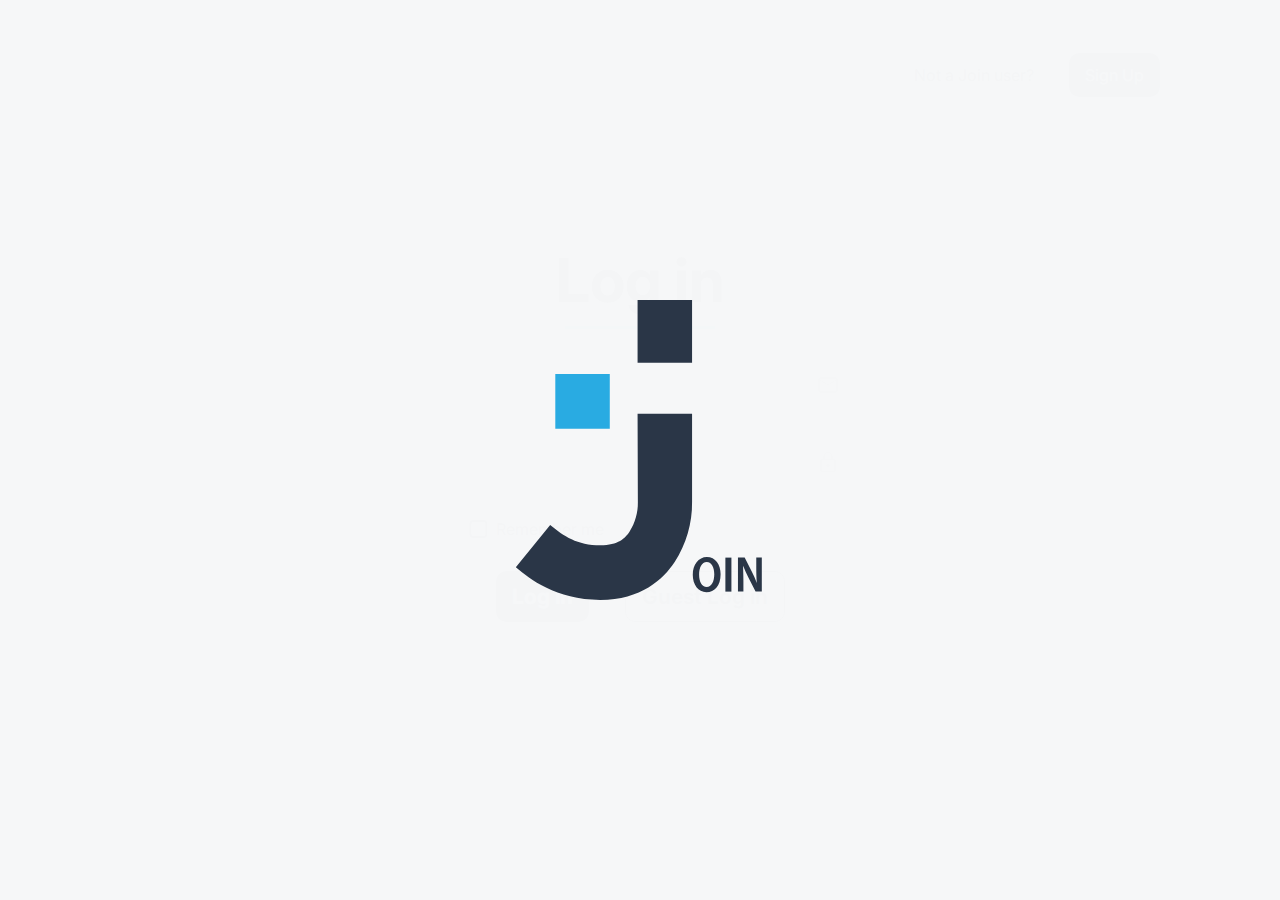
<file: index.html>
<!DOCTYPE html>
<html lang="en">
  <head>
    <meta charset="UTF-8" />
    <meta http-equiv="refresh" content="0; url=./login.html" />
    <script type="text/javascript">
      window.location.replace = "./login.html";
    </script>
    <title>Join</title>
  </head>
  <body>
    If you are not redirected automatically, follow this
    <a href="./login.html">link to login</a>.
  </body>
</html>
</file>
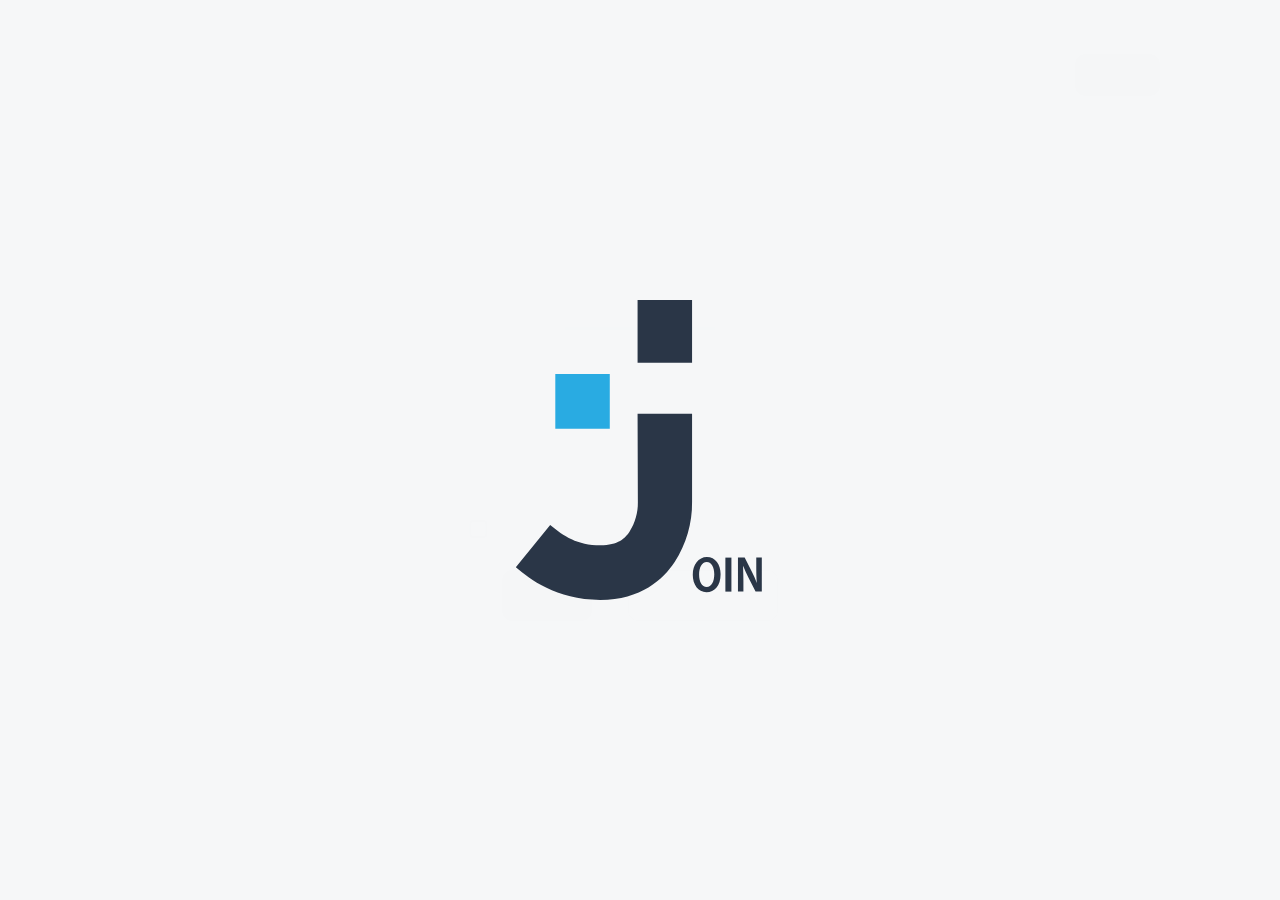
<file: board.html>
<!DOCTYPE html>
<html lang="en">
  <head>
    <meta charset="UTF-8" />
    <meta name="viewport" content="width=device-width, initial-scale=1.0" />
    <link rel="stylesheet" href="header.css" />
    <link rel="stylesheet" href="navigation.css" />
    <link rel="stylesheet" href="style.css" />
    <link rel="stylesheet" href="board.css" />
    <link rel="stylesheet" href="task-small.css" />
    <link rel="stylesheet" href="task-large.css" />
    <link rel="stylesheet" href="add_task-overlay.css" />
    <link rel="stylesheet" href="add-task-overlay-responsive.css" />
    <link rel="stylesheet" href="task_large_edit.css" />
    <link rel="stylesheet" href="header.css" />
    <link rel="stylesheet" href="navigation-responsive.css" />
    <link rel="icon" type="image/png" href="./img/join-logo-blue.png" />
    <script src="data.js"></script>
    <script src="shared.js"></script>
    <script src="utility.js"></script>
    <script src="Dragndrop.js"></script>
    <script src="templates.js"></script>
    <script src="search.js"></script>
    <script src="apiscripts.js"></script>
    <script src="task.js"></script>
    <script src="board.js"></script>
    <script src="login.js"></script>
    <script src="auth.js"></script>
    <script src="auth_board.js"></script>
    <script src="summary.js"></script>
    <title>Join - Board</title>
  </head>

  <body id="body" onload="accessPage()" style="display: none">
    <header>
      <div class="header-left">
        <img
          class="join-logo-header"
          src="./img/join-logo-blue.png"
          alt="Join Logo"
        />
        <span class="header-title">Kanban Project Management Tool</span>
      </div>
      <div class="header-right">
        <a href="help.html"
          ><img class="help-icon" src="./img/question-icon.png" alt="help icon"
        /></a>
        <div
          class="user-profile-initials"
          id="user-profile-initials"
          onclick="toggleDropdown(event)"
        >
          G
        </div>
        <div class="dropdown" id="dropdownMenu">
          <div class="dropdown-content">
            <a href="help.html">Help</a>
            <a href="impressum.html">Legal Notice</a>
            <a href="privacy_policy.html">Privacy Policy</a>
            <a onclick="logoutUser()">Log Out</a>
          </div>
        </div>
      </div>
    </header>
    <div class="navigation">
      <img class="join-logo" src="./img/join-logo.png" alt="Join Logo" />
      <div class="navigation-main">
        <div class="navigation-items-section" id="navigation-items">
          <div class="navigation-item">
            <a href="summary.html">
              <svg xmlns="http://www.w3.org/2000/svg">
                <path
                  d="M23.2273 0.48291H2.77273H2.5C1.39543 0.48291 0.5 1.37864 0.5 2.48321C0.5 2.663 0.5 2.79037 0.5 2.82288V23.2774V23.4829C0.5 24.5875 1.39572 25.4829 2.50029 25.4829C2.64377 25.4829 2.74401 25.4829 2.77272 25.4829H23.2273C23.256 25.4829 23.3562 25.4829 23.4997 25.4829C24.6043 25.4829 25.5 24.587 25.5 23.4824C25.5 23.3756 25.5 23.3017 25.5 23.2774V2.82285C25.5 2.79035 25.5 2.66299 25.5 2.48321C25.5 1.37864 24.6043 0.48291 23.4997 0.48291C23.3562 0.48291 23.256 0.48291 23.2273 0.48291ZM15.2727 23.2774H2.77273V14.1865H15.2727V23.2774ZM15.2727 11.9138H2.77273V2.82288L15.2727 2.82285V11.9138ZM23.2273 23.2774H17.5455V2.82288H23.2273V23.2774Z"
                  fill="#CDCDCD"
                />
              </svg>
              <span>Summary</span>
            </a>
          </div>
          <div class="navigation-item">
            <a href="add_task.html">
              <svg xmlns="http://www.w3.org/2000/svg">
                <path
                  d="M2.62652 25.1853C1.95579 25.1853 1.38161 24.9465 0.903963 24.4688C0.426321 23.9912 0.1875 23.417 0.1875 22.7462V5.67308C0.1875 5.00235 0.426321 4.42816 0.903963 3.95052C1.38161 3.47287 1.95579 3.23405 2.62652 3.23405H13.5107L11.0716 5.67308H2.62652V22.7462H19.6997V14.2706L22.1387 11.8316V22.7462C22.1387 23.417 21.8999 23.9912 21.4223 24.4688C20.9446 24.9465 20.3704 25.1853 19.6997 25.1853H2.62652ZM16.2546 3.93527L17.9924 5.64259L9.9436 13.6914V15.4292H11.6509L19.7302 7.34991L21.468 9.05722L13.3887 17.1365C13.1651 17.3601 12.906 17.5379 12.6113 17.67C12.3166 17.8021 12.0066 17.8682 11.6814 17.8682H8.72409C8.37856 17.8682 8.08892 17.7513 7.85518 17.5176C7.62144 17.2839 7.50457 16.9942 7.50457 16.6487V13.6914C7.50457 13.3662 7.56555 13.0562 7.6875 12.7615C7.80945 12.4668 7.98222 12.2076 8.20579 11.9841L16.2546 3.93527ZM21.468 9.05722L16.2546 3.93527L19.3034 0.886492C19.7912 0.398688 20.3755 0.154785 21.0564 0.154785C21.7373 0.154785 22.3115 0.398688 22.779 0.886492L24.4863 2.6243C24.9538 3.09178 25.1875 3.66088 25.1875 4.33161C25.1875 5.00235 24.9538 5.57145 24.4863 6.03893L21.468 9.05722Z"
                  fill="#CDCDCD"
                />
              </svg>
              <span>Add Task</span>
            </a>
          </div>
          <div class="navigation-item active">
            <a href="board.html">
              <svg xmlns="http://www.w3.org/2000/svg">
                <path
                  d="M22.9546 2.75564L22.9546 23.21C22.954 23.8125 22.7143 24.3903 22.2882 24.8163C21.8622 25.2424 21.2844 25.4821 20.6819 25.4827L16.1365 25.4827C15.5339 25.4821 14.9562 25.2424 14.5301 24.8163C14.104 24.3903 13.8644 23.8125 13.8638 23.21L13.8638 2.75564C13.8644 2.15306 14.104 1.57534 14.5301 1.14926C14.9562 0.723172 15.5339 0.483533 16.1365 0.48293L20.6819 0.48293C21.2844 0.483533 21.8622 0.723172 22.2882 1.14926C22.7143 1.57534 22.954 2.15306 22.9546 2.75564ZM16.1365 23.21L20.6819 23.21L20.6819 2.75564L16.1365 2.75564L16.1365 23.21ZM16.1365 2.75564L16.1365 23.21C16.1359 23.8125 15.8962 24.3902 15.4701 24.8163C15.0441 25.2424 14.4663 25.482 13.8638 25.4826L9.31835 25.4826C8.71578 25.482 8.13806 25.2424 7.71197 24.8163C7.28589 24.3902 7.04625 23.8125 7.04565 23.2099L7.04565 2.75561C7.04625 2.15304 7.28589 1.57532 7.71197 1.14923C8.13806 0.723148 8.71578 0.483513 9.31835 0.48291L13.8638 0.48291C14.4663 0.483512 15.0441 0.723148 15.4701 1.14923C15.8962 1.57532 16.1359 2.15306 16.1365 2.75564ZM9.31835 23.2099L13.8638 23.21L13.8638 2.75564L9.31835 2.75561L9.31835 23.2099ZM9.31835 2.75561L9.31835 23.2099C9.31775 23.8125 9.07811 24.3902 8.65203 24.8163C8.22594 25.2424 7.64822 25.482 7.04565 25.4826L2.50024 25.4826C1.89767 25.482 1.31995 25.2424 0.893863 24.8163C0.467779 24.3902 0.228141 23.8125 0.227539 23.2099L0.227538 2.75561C0.22814 2.15304 0.467778 1.57532 0.893862 1.14923C1.31995 0.723148 1.89767 0.483513 2.50024 0.48291L7.04565 0.48291C7.64822 0.483513 8.22594 0.723148 8.65203 1.14923C9.07811 1.57532 9.31775 2.15304 9.31835 2.75561ZM2.50024 23.2099L7.04565 23.2099L7.04565 2.75561L2.50024 2.75561L2.50024 23.2099Z"
                  fill="#CDCDCD"
                />
                <path
                  d="M29.7727 2.75589L29.7727 23.2102C29.7721 23.8128 29.5324 24.3905 29.1064 24.8166C28.6803 25.2427 28.1026 25.4823 27.5 25.4829L22.9546 25.4829C22.352 25.4823 21.7743 25.2427 21.3482 24.8166C20.9221 24.3905 20.6825 23.8125 20.6819 23.21L20.6819 2.75564C20.6825 2.15306 20.9221 1.57559 21.3482 1.14951C21.7743 0.723424 22.352 0.483787 22.9546 0.483184L27.5 0.483184C28.1026 0.483786 28.6803 0.723424 29.1064 1.14951C29.5324 1.57559 29.7721 2.15331 29.7727 2.75589ZM22.9546 23.21L27.5 23.2102L27.5 2.75589L22.9546 2.75564L22.9546 23.21Z"
                  fill="#CDCDCD"
                />
              </svg>
              <span>Board</span>
            </a>
          </div>
          <div class="navigation-item">
            <a href="contacts.html">
              <svg xmlns="http://www.w3.org/2000/svg">
                <path
                  d="M12 20.4829C10.8333 20.4829 9.71875 20.6652 8.65625 21.0298C7.59375 21.3944 6.625 21.9412 5.75 22.6704V22.9829H18.25V22.6704C17.375 21.9412 16.4062 21.3944 15.3438 21.0298C14.2812 20.6652 13.1667 20.4829 12 20.4829ZM3.25 21.5454C4.375 20.4412 5.68229 19.5715 7.17188 18.936C8.66146 18.3006 10.2708 17.9829 12 17.9829C13.7292 17.9829 15.3385 18.3006 16.8281 18.936C18.3177 19.5715 19.625 20.4412 20.75 21.5454V5.48291H3.25V21.5454ZM12 15.4829C10.7917 15.4829 9.76042 15.0558 8.90625 14.2017C8.05208 13.3475 7.625 12.3162 7.625 11.1079C7.625 9.89958 8.05208 8.86833 8.90625 8.01416C9.76042 7.15999 10.7917 6.73291 12 6.73291C13.2083 6.73291 14.2396 7.15999 15.0938 8.01416C15.9479 8.86833 16.375 9.89958 16.375 11.1079C16.375 12.3162 15.9479 13.3475 15.0938 14.2017C14.2396 15.0558 13.2083 15.4829 12 15.4829ZM12 12.9829C12.5208 12.9829 12.9635 12.8006 13.3281 12.436C13.6927 12.0715 13.875 11.6287 13.875 11.1079C13.875 10.5871 13.6927 10.1444 13.3281 9.77979C12.9635 9.4152 12.5208 9.23291 12 9.23291C11.4792 9.23291 11.0365 9.4152 10.6719 9.77979C10.3073 10.1444 10.125 10.5871 10.125 11.1079C10.125 11.6287 10.3073 12.0715 10.6719 12.436C11.0365 12.8006 11.4792 12.9829 12 12.9829ZM3.25 25.4829C2.5625 25.4829 1.97396 25.2381 1.48438 24.7485C0.994792 24.259 0.75 23.6704 0.75 22.9829V5.48291C0.75 4.79541 0.994792 4.20687 1.48438 3.71729C1.97396 3.2277 2.5625 2.98291 3.25 2.98291H4.5V0.48291H7V2.98291H17V0.48291H19.5V2.98291H20.75C21.4375 2.98291 22.026 3.2277 22.5156 3.71729C23.0052 4.20687 23.25 4.79541 23.25 5.48291V22.9829C23.25 23.6704 23.0052 24.259 22.5156 24.7485C22.026 25.2381 21.4375 25.4829 20.75 25.4829H3.25Z"
                  fill="#CDCDCD"
                />
              </svg>
              <span>Contacts</span>
            </a>
          </div>
        </div>
        <div class="footer-notes">
          <a href="privacy_policy.html"><span>Privacy Policy</span></a>
          <a href="impressum.html"><span>Legal notice</span></a>
        </div>
      </div>
    </div>

    <div class="board-maincontainer" id="board-main">
      <div class="board-container">
        <div class="full-board">
          <div class="board-top">
            <h1>Board</h1>
            <div class="board-input">
              <div class="search-container">
                <input
                  placeholder="Find Task"
                  class="search"
                  type="text"
                  id="find-task"
                  onkeyup="searchTasks()"
                />
                <div class="separator-search"></div>
                <div
                  class="search-icon"
                  onclick="searchTasks()"
                  id="engage-search"
                >
                  <svg
                    width="18"
                    height="18"
                    viewBox="0 0 18 18"
                    fill="none"
                    xmlns="http://www.w3.org/2000/svg"
                  >
                    <path
                      d="M6.71181 13.2137C4.89463 13.2137 3.35669 12.5843 2.098 11.3256C0.839307 10.0669 0.209961 8.52899 0.209961 6.71181C0.209961 4.89463 0.839307 3.35669 2.098 2.098C3.35669 0.839307 4.89463 0.209961 6.71181 0.209961C8.52899 0.209961 10.0669 0.839307 11.3256 2.098C12.5843 3.35669 13.2137 4.89463 13.2137 6.71181C13.2137 7.44535 13.097 8.13721 12.8636 8.7874C12.6302 9.43758 12.3134 10.0127 11.9133 10.5129L17.5149 16.1145C17.6983 16.2979 17.79 16.5313 17.79 16.8147C17.79 17.0981 17.6983 17.3315 17.5149 17.5149C17.3315 17.6983 17.0981 17.79 16.8147 17.79C16.5313 17.79 16.2979 17.6983 16.1145 17.5149L10.5129 11.9133C10.0127 12.3134 9.43758 12.6302 8.7874 12.8636C8.13721 13.097 7.44535 13.2137 6.71181 13.2137ZM6.71181 11.2131C7.96217 11.2131 9.02497 10.7755 9.90022 9.90022C10.7755 9.02497 11.2131 7.96217 11.2131 6.71181C11.2131 5.46145 10.7755 4.39865 9.90022 3.5234C9.02497 2.64815 7.96217 2.21053 6.71181 2.21053C5.46145 2.21053 4.39865 2.64815 3.5234 3.5234C2.64815 4.39865 2.21053 5.46145 2.21053 6.71181C2.21053 7.96217 2.64815 9.02497 3.5234 9.90022C4.39865 10.7755 5.46145 11.2131 6.71181 11.2131Z"
                      fill="#2A3647"
                    />
                  </svg>
                </div>
                <div
                  class="search-icon"
                  onclick="clearSearch()"
                  style="display: none"
                  id="clear-search"
                >
                  <svg
                    width="14"
                    height="14"
                    viewBox="0 0 14 14"
                    fill="none"
                    xmlns="http://www.w3.org/2000/svg"
                  >
                    <path
                      d="M7.14434 8.40005L2.24434 13.3C2.061 13.4834 1.82767 13.575 1.54434 13.575C1.261 13.575 1.02767 13.4834 0.844336 13.3C0.661003 13.1167 0.569336 12.8834 0.569336 12.6C0.569336 12.3167 0.661003 12.0834 0.844336 11.9L5.74434 7.00005L0.844336 2.10005C0.661003 1.91672 0.569336 1.68338 0.569336 1.40005C0.569336 1.11672 0.661003 0.883382 0.844336 0.700049C1.02767 0.516715 1.261 0.425049 1.54434 0.425049C1.82767 0.425049 2.061 0.516715 2.24434 0.700049L7.14434 5.60005L12.0443 0.700049C12.2277 0.516715 12.461 0.425049 12.7443 0.425049C13.0277 0.425049 13.261 0.516715 13.4443 0.700049C13.6277 0.883382 13.7193 1.11672 13.7193 1.40005C13.7193 1.68338 13.6277 1.91672 13.4443 2.10005L8.54434 7.00005L13.4443 11.9C13.6277 12.0834 13.7193 12.3167 13.7193 12.6C13.7193 12.8834 13.6277 13.1167 13.4443 13.3C13.261 13.4834 13.0277 13.575 12.7443 13.575C12.461 13.575 12.2277 13.4834 12.0443 13.3L7.14434 8.40005Z"
                      fill="#2A3647"
                    />
                  </svg>
                </div>
              </div>
              <button
                onclick="addTaskBoard()"
                class="button-primary button-primary-board"
              >
                <span>Add task</span>
                <img src="./img/button-plus.png" alt="" />
              </button>
            </div>
          </div>
          <div class="board-columns">
            <div class="single-column">
              <div class="column-description">
                <span>To Do</span>
                <img src="./img/mini-add.png" alt="" onclick="addTaskBoard()" />
              </div>
              <div class="tasks">
                <div
                  class="task-scroll"
                  id="to-do"
                  ondrop="moveTo('to do', 'to-do')"
                  ondragleave="deleteHighlightDragArea('to-do')"
                  ondragover="allowDrop(event); highlightDragArea('to-do')"
                ></div>
              </div>
            </div>
            <div class="single-column">
              <div class="column-description">
                <span>In Progress</span>
                <img
                  src="./img/mini-add.png"
                  alt=""
                  onclick="addTaskBoard('in progress')"
                />
              </div>
              <div class="tasks">
                <div
                  class="task-scroll"
                  id="in-progress"
                  ondrop="moveTo('in progress', 'in-progress')"
                  ondragleave="deleteHighlightDragArea('in-progress')"
                  ondragover="allowDrop(event); highlightDragArea('in-progress')"
                >
                  <div class="empty-column"><span>No tasks to do</span></div>
                </div>
              </div>
            </div>
            <div class="single-column">
              <div class="column-description">
                <span>Await Feedback</span>
                <img
                  src="./img/mini-add.png"
                  alt=""
                  onclick="addTaskBoard('await feedback')"
                />
              </div>
              <div class="tasks">
                <div
                  class="task-scroll"
                  id="await-feedback"
                  ondrop="moveTo('await feedback', 'await-feedback')"
                  ondragleave="deleteHighlightDragArea('await-feedback')"
                  ondragover="allowDrop(event); highlightDragArea('await-feedback')"
                >
                  <div class="empty-column"><span>No tasks to do</span></div>
                </div>
              </div>
            </div>
            <div class="single-column">
              <div class="column-description">
                <span>Done</span>
              </div>
              <div class="tasks">
                <div
                  class="task-scroll"
                  id="done"
                  ondrop="moveTo('done', 'done')"
                  ondragleave="deleteHighlightDragArea('done')"
                  ondragover="allowDrop(event); highlightDragArea('done')"
                ></div>
              </div>
            </div>
          </div>
        </div>
      </div>
    </div>
  </body>
</html>
</file>
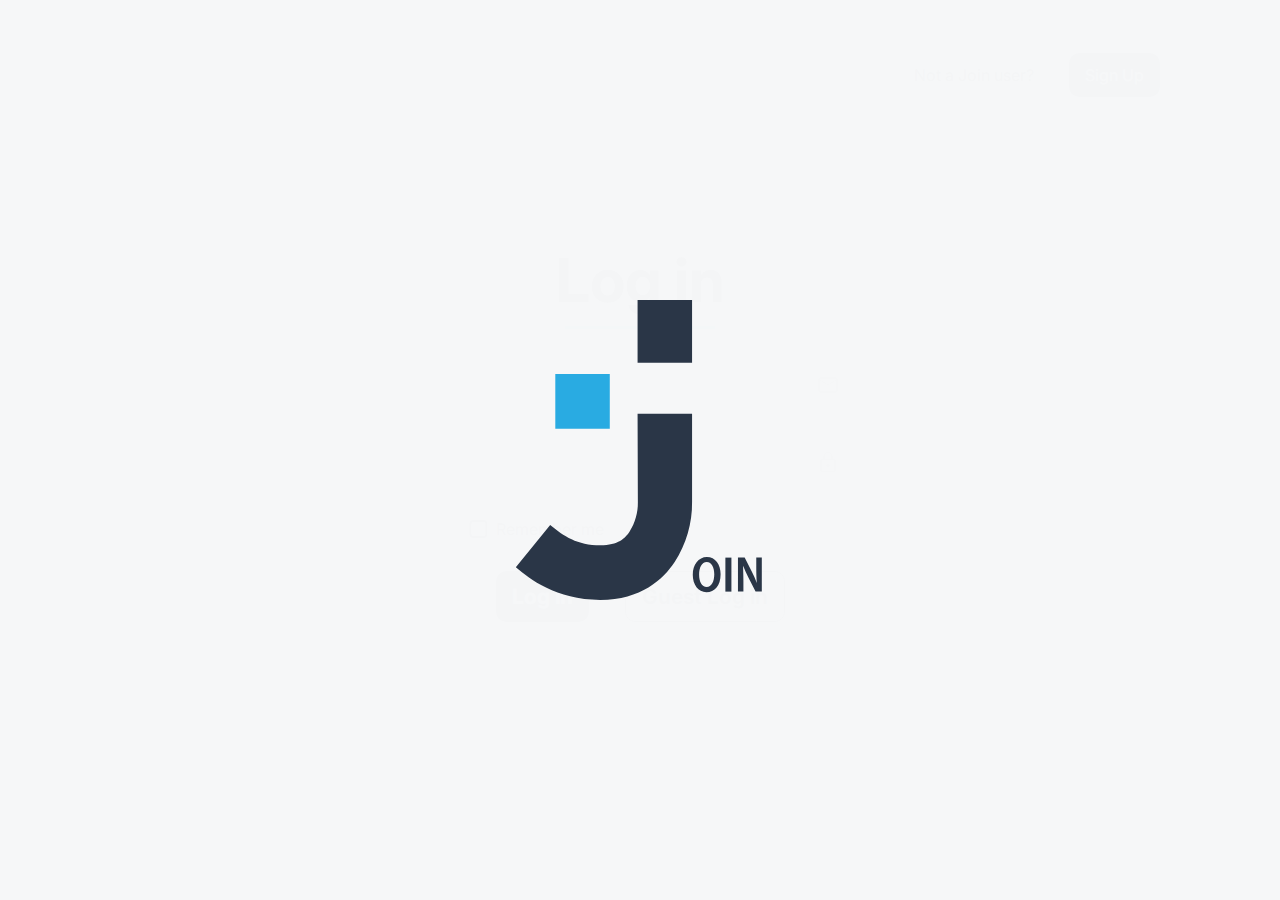
<file: contacts.html>
<!DOCTYPE html>
<html lang="en">
  <head>
    <meta charset="UTF-8" />
    <meta name="viewport" content="width=device-width, initial-scale=1.0" />
    <link rel="stylesheet" href="header.css" />
    <link rel="stylesheet" href="navigation.css" />
    <link rel="stylesheet" href="adduser.css" />
    <link rel="stylesheet" href="contacts.css" />
    <link rel="stylesheet" href="style.css" />
    <link rel="stylesheet" href="contacts-resposive.css" />
    <link rel="stylesheet" href="navigation-responsive.css" />
    <link rel="stylesheet" href="adduser-responsive.css" />
    <link rel="icon" type="image/png" href="./img/join-logo-blue.png" />
    <script src="data.js"></script>
    <script src="shared.js"></script>
    <script src="templates.js"></script>
    <script src="apiscripts.js"></script>
    <script src="utility.js"></script>
    <script src="contacts.js"></script>
    <script src="login.js"></script>
    <script src="auth.js"></script>
    <script src="auth_contacts.js"></script>
    <script src="summary.js"></script>
    <title>Join - Contacts</title>
  </head>

  <body id="body" onload="accessPage()" style="display: none">
    <header>
      <div class="header-left">
        <img
          class="join-logo-header"
          src="./img/join-logo-blue.png"
          alt="Join Logo"
        />
        <span class="header-title">Kanban Project Management Tool</span>
      </div>
      <div class="header-right">
        <a href="help.html"
          ><img class="help-icon" src="./img/question-icon.png" alt="help icon"
        /></a>
        <div
          class="user-profile-initials"
          id="user-profile-initials"
          onclick="toggleDropdown(event)"
        >
          G
        </div>
        <div class="dropdown" id="dropdownMenu">
          <div class="dropdown-content">
            <a href="help.html">Help</a>
            <a href="impressum.html">Legal Notice</a>
            <a href="privacy_policy.html">Privacy Policy</a>
            <a onclick="logoutUser()">Log Out</a>
          </div>
        </div>
      </div>
    </header>
    <div class="navigation">
      <img class="join-logo" src="./img/join-logo.png" alt="Join Logo" />
      <div class="navigation-main">
        <div class="navigation-items-section" id="navigation-items">
          <div class="navigation-item">
            <a href="summary.html">
              <svg xmlns="http://www.w3.org/2000/svg">
                <path
                  d="M23.2273 0.48291H2.77273H2.5C1.39543 0.48291 0.5 1.37864 0.5 2.48321C0.5 2.663 0.5 2.79037 0.5 2.82288V23.2774V23.4829C0.5 24.5875 1.39572 25.4829 2.50029 25.4829C2.64377 25.4829 2.74401 25.4829 2.77272 25.4829H23.2273C23.256 25.4829 23.3562 25.4829 23.4997 25.4829C24.6043 25.4829 25.5 24.587 25.5 23.4824C25.5 23.3756 25.5 23.3017 25.5 23.2774V2.82285C25.5 2.79035 25.5 2.66299 25.5 2.48321C25.5 1.37864 24.6043 0.48291 23.4997 0.48291C23.3562 0.48291 23.256 0.48291 23.2273 0.48291ZM15.2727 23.2774H2.77273V14.1865H15.2727V23.2774ZM15.2727 11.9138H2.77273V2.82288L15.2727 2.82285V11.9138ZM23.2273 23.2774H17.5455V2.82288H23.2273V23.2774Z"
                  fill="#CDCDCD"
                />
              </svg>
              <span>Summary</span>
            </a>
          </div>
          <div class="navigation-item">
            <a href="add_task.html">
              <svg xmlns="http://www.w3.org/2000/svg">
                <path
                  d="M2.62652 25.1853C1.95579 25.1853 1.38161 24.9465 0.903963 24.4688C0.426321 23.9912 0.1875 23.417 0.1875 22.7462V5.67308C0.1875 5.00235 0.426321 4.42816 0.903963 3.95052C1.38161 3.47287 1.95579 3.23405 2.62652 3.23405H13.5107L11.0716 5.67308H2.62652V22.7462H19.6997V14.2706L22.1387 11.8316V22.7462C22.1387 23.417 21.8999 23.9912 21.4223 24.4688C20.9446 24.9465 20.3704 25.1853 19.6997 25.1853H2.62652ZM16.2546 3.93527L17.9924 5.64259L9.9436 13.6914V15.4292H11.6509L19.7302 7.34991L21.468 9.05722L13.3887 17.1365C13.1651 17.3601 12.906 17.5379 12.6113 17.67C12.3166 17.8021 12.0066 17.8682 11.6814 17.8682H8.72409C8.37856 17.8682 8.08892 17.7513 7.85518 17.5176C7.62144 17.2839 7.50457 16.9942 7.50457 16.6487V13.6914C7.50457 13.3662 7.56555 13.0562 7.6875 12.7615C7.80945 12.4668 7.98222 12.2076 8.20579 11.9841L16.2546 3.93527ZM21.468 9.05722L16.2546 3.93527L19.3034 0.886492C19.7912 0.398688 20.3755 0.154785 21.0564 0.154785C21.7373 0.154785 22.3115 0.398688 22.779 0.886492L24.4863 2.6243C24.9538 3.09178 25.1875 3.66088 25.1875 4.33161C25.1875 5.00235 24.9538 5.57145 24.4863 6.03893L21.468 9.05722Z"
                  fill="#CDCDCD"
                />
              </svg>
              <span>Add Task</span>
            </a>
          </div>
          <div class="navigation-item">
            <a href="board.html">
              <svg xmlns="http://www.w3.org/2000/svg">
                <path
                  d="M22.9546 2.75564L22.9546 23.21C22.954 23.8125 22.7143 24.3903 22.2882 24.8163C21.8622 25.2424 21.2844 25.4821 20.6819 25.4827L16.1365 25.4827C15.5339 25.4821 14.9562 25.2424 14.5301 24.8163C14.104 24.3903 13.8644 23.8125 13.8638 23.21L13.8638 2.75564C13.8644 2.15306 14.104 1.57534 14.5301 1.14926C14.9562 0.723172 15.5339 0.483533 16.1365 0.48293L20.6819 0.48293C21.2844 0.483533 21.8622 0.723172 22.2882 1.14926C22.7143 1.57534 22.954 2.15306 22.9546 2.75564ZM16.1365 23.21L20.6819 23.21L20.6819 2.75564L16.1365 2.75564L16.1365 23.21ZM16.1365 2.75564L16.1365 23.21C16.1359 23.8125 15.8962 24.3902 15.4701 24.8163C15.0441 25.2424 14.4663 25.482 13.8638 25.4826L9.31835 25.4826C8.71578 25.482 8.13806 25.2424 7.71197 24.8163C7.28589 24.3902 7.04625 23.8125 7.04565 23.2099L7.04565 2.75561C7.04625 2.15304 7.28589 1.57532 7.71197 1.14923C8.13806 0.723148 8.71578 0.483513 9.31835 0.48291L13.8638 0.48291C14.4663 0.483512 15.0441 0.723148 15.4701 1.14923C15.8962 1.57532 16.1359 2.15306 16.1365 2.75564ZM9.31835 23.2099L13.8638 23.21L13.8638 2.75564L9.31835 2.75561L9.31835 23.2099ZM9.31835 2.75561L9.31835 23.2099C9.31775 23.8125 9.07811 24.3902 8.65203 24.8163C8.22594 25.2424 7.64822 25.482 7.04565 25.4826L2.50024 25.4826C1.89767 25.482 1.31995 25.2424 0.893863 24.8163C0.467779 24.3902 0.228141 23.8125 0.227539 23.2099L0.227538 2.75561C0.22814 2.15304 0.467778 1.57532 0.893862 1.14923C1.31995 0.723148 1.89767 0.483513 2.50024 0.48291L7.04565 0.48291C7.64822 0.483513 8.22594 0.723148 8.65203 1.14923C9.07811 1.57532 9.31775 2.15304 9.31835 2.75561ZM2.50024 23.2099L7.04565 23.2099L7.04565 2.75561L2.50024 2.75561L2.50024 23.2099Z"
                  fill="#CDCDCD"
                />
                <path
                  d="M29.7727 2.75589L29.7727 23.2102C29.7721 23.8128 29.5324 24.3905 29.1064 24.8166C28.6803 25.2427 28.1026 25.4823 27.5 25.4829L22.9546 25.4829C22.352 25.4823 21.7743 25.2427 21.3482 24.8166C20.9221 24.3905 20.6825 23.8125 20.6819 23.21L20.6819 2.75564C20.6825 2.15306 20.9221 1.57559 21.3482 1.14951C21.7743 0.723424 22.352 0.483787 22.9546 0.483184L27.5 0.483184C28.1026 0.483786 28.6803 0.723424 29.1064 1.14951C29.5324 1.57559 29.7721 2.15331 29.7727 2.75589ZM22.9546 23.21L27.5 23.2102L27.5 2.75589L22.9546 2.75564L22.9546 23.21Z"
                  fill="#CDCDCD"
                />
              </svg>
              <span>Board</span>
            </a>
          </div>
          <div class="navigation-item active">
            <a href="index.html">
              <svg xmlns="http://www.w3.org/2000/svg">
                <path
                  d="M12 20.4829C10.8333 20.4829 9.71875 20.6652 8.65625 21.0298C7.59375 21.3944 6.625 21.9412 5.75 22.6704V22.9829H18.25V22.6704C17.375 21.9412 16.4062 21.3944 15.3438 21.0298C14.2812 20.6652 13.1667 20.4829 12 20.4829ZM3.25 21.5454C4.375 20.4412 5.68229 19.5715 7.17188 18.936C8.66146 18.3006 10.2708 17.9829 12 17.9829C13.7292 17.9829 15.3385 18.3006 16.8281 18.936C18.3177 19.5715 19.625 20.4412 20.75 21.5454V5.48291H3.25V21.5454ZM12 15.4829C10.7917 15.4829 9.76042 15.0558 8.90625 14.2017C8.05208 13.3475 7.625 12.3162 7.625 11.1079C7.625 9.89958 8.05208 8.86833 8.90625 8.01416C9.76042 7.15999 10.7917 6.73291 12 6.73291C13.2083 6.73291 14.2396 7.15999 15.0938 8.01416C15.9479 8.86833 16.375 9.89958 16.375 11.1079C16.375 12.3162 15.9479 13.3475 15.0938 14.2017C14.2396 15.0558 13.2083 15.4829 12 15.4829ZM12 12.9829C12.5208 12.9829 12.9635 12.8006 13.3281 12.436C13.6927 12.0715 13.875 11.6287 13.875 11.1079C13.875 10.5871 13.6927 10.1444 13.3281 9.77979C12.9635 9.4152 12.5208 9.23291 12 9.23291C11.4792 9.23291 11.0365 9.4152 10.6719 9.77979C10.3073 10.1444 10.125 10.5871 10.125 11.1079C10.125 11.6287 10.3073 12.0715 10.6719 12.436C11.0365 12.8006 11.4792 12.9829 12 12.9829ZM3.25 25.4829C2.5625 25.4829 1.97396 25.2381 1.48438 24.7485C0.994792 24.259 0.75 23.6704 0.75 22.9829V5.48291C0.75 4.79541 0.994792 4.20687 1.48438 3.71729C1.97396 3.2277 2.5625 2.98291 3.25 2.98291H4.5V0.48291H7V2.98291H17V0.48291H19.5V2.98291H20.75C21.4375 2.98291 22.026 3.2277 22.5156 3.71729C23.0052 4.20687 23.25 4.79541 23.25 5.48291V22.9829C23.25 23.6704 23.0052 24.259 22.5156 24.7485C22.026 25.2381 21.4375 25.4829 20.75 25.4829H3.25Z"
                  fill="#CDCDCD"
                />
              </svg>
              <span>Contacts</span>
            </a>
          </div>
          <div
            onclick="renderAddUserInputField()"
            class="add-btn-responsive"
            id="add-btn-responsive"
          >
            <img src="./img/person_add.png" alt="" />
          </div>
        </div>
        <div class="footer-notes">
          <a href="privacy_policy.html"><span>Privacy Policy</span></a>
          <a href="impressum.html"><span>Legal notice</span></a>
        </div>
      </div>
    </div>
    <div class="main" id="main">
      <div class="contact-details" id="contact-details">
        <div class="list-container">
          <div class="button-container">
            <button
              class="button-primary add-contact-btn action-button-text"
              onclick="renderAddUserInputField()"
            >
              Add new contact <img src="./img/person_add.png" alt="" />
            </button>
          </div>
          <div class="contact-list" id="contact-list"></div>
        </div>
      </div>
      <div class="show-full-contact">
        <div class="contacts-headline">
          <h1>Contacts</h1>
          <div class="spacer"></div>
          <span>Better with a team</span>
        </div>
        <div
          id="full-contact-details"
          class="full-contact-container contact-out d-none"
        ></div>
      </div>
    </div>
  </body>
</html>
</file>
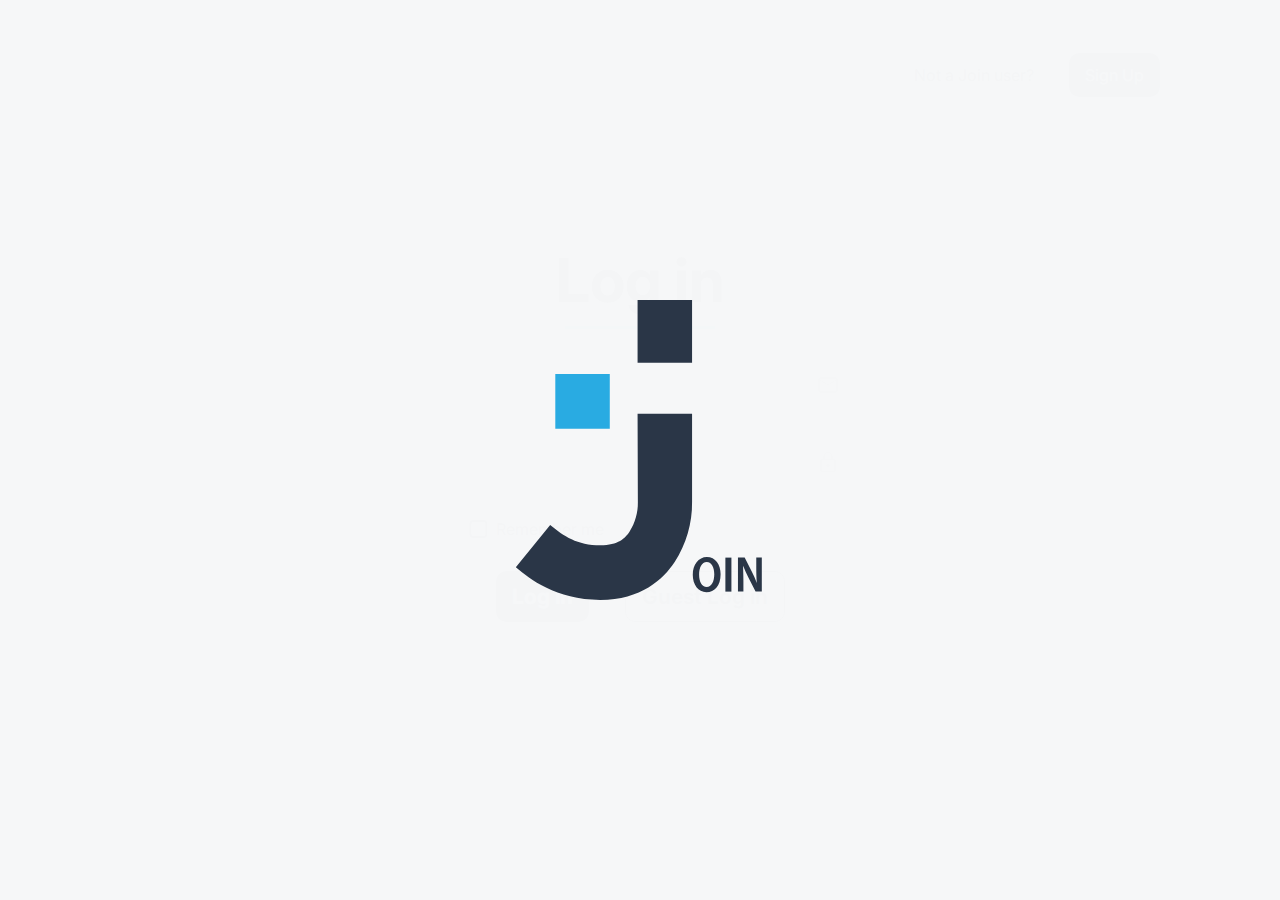
<file: help.html>
<!DOCTYPE html>
<html lang="en">
  <head>
    <meta charset="UTF-8" />
    <meta name="viewport" content="width=device-width, initial-scale=1.0" />
    <title>Join - Help</title>
    <link rel="stylesheet" href="navigation.css" />
    <link rel="stylesheet" href="style.css" />
    <link rel="stylesheet" href="header.css" />
    <link rel="stylesheet" href="impressum.css" />
    <link rel="stylesheet" href="contacts-resposive.css" />
    <link rel="stylesheet" href="navigation-responsive.css" />
    <link rel="icon" type="image/png" href="./img/join-logo-blue.png" />
    <script src="utility.js"></script>
    <script src="shared.js"></script>
    <script src="login.js"></script>
    <script src="auth.js"></script>
    <script src="auth_help.js"></script>
    <script src="summary.js"></script>
  </head>

  <body onload="accessPage()" id="body" style="display: none">
    <header>
      <div class="header-left">
        <img
          class="join-logo-header"
          src="./img/join-logo-blue.png"
          alt="Join Logo"
        />
        <span class="header-title">Kanban Project Management Tool</span>
      </div>
      <div class="header-right">
        <a href="help.html"
          ><img class="help-icon" src="./img/question-icon.png" alt="help icon"
        /></a>
        <div
          class="user-profile-initials"
          id="user-profile-initials"
          onclick="toggleDropdown(event)"
        >
          DA
        </div>
        <div class="dropdown" id="dropdownMenu">
          <div class="dropdown-content">
            <a class="help-span" href="help.html">Help</a>
            <a href="impressum.html">Legal Notice</a>
            <a href="privacy_policy.html">Privacy Policy</a>
            <a onclick="logoutUser()">Log Out</a>
          </div>
        </div>
      </div>
    </header>
    <div class="navigation">
      <img class="join-logo" src="./img/join-logo.png" alt="Join Logo" />
      <div class="navigation-main">
        <div class="navigation-items-section" id="sidebar">
          <div class="navigation-item">
            <svg xmlns="http://www.w3.org/2000/svg">
              <path
                d="M23.2273 0.48291H2.77273H2.5C1.39543 0.48291 0.5 1.37864 0.5 2.48321C0.5 2.663 0.5 2.79037 0.5 2.82288V23.2774V23.4829C0.5 24.5875 1.39572 25.4829 2.50029 25.4829C2.64377 25.4829 2.74401 25.4829 2.77272 25.4829H23.2273C23.256 25.4829 23.3562 25.4829 23.4997 25.4829C24.6043 25.4829 25.5 24.587 25.5 23.4824C25.5 23.3756 25.5 23.3017 25.5 23.2774V2.82285C25.5 2.79035 25.5 2.66299 25.5 2.48321C25.5 1.37864 24.6043 0.48291 23.4997 0.48291C23.3562 0.48291 23.256 0.48291 23.2273 0.48291ZM15.2727 23.2774H2.77273V14.1865H15.2727V23.2774ZM15.2727 11.9138H2.77273V2.82288L15.2727 2.82285V11.9138ZM23.2273 23.2774H17.5455V2.82288H23.2273V23.2774Z"
                fill="#CDCDCD"
              />
            </svg>

            <a href="summary.html"><span>Summary</span></a>
          </div>
          <div class="navigation-item">
            <svg xmlns="http://www.w3.org/2000/svg">
              <path
                d="M2.62652 25.1853C1.95579 25.1853 1.38161 24.9465 0.903963 24.4688C0.426321 23.9912 0.1875 23.417 0.1875 22.7462V5.67308C0.1875 5.00235 0.426321 4.42816 0.903963 3.95052C1.38161 3.47287 1.95579 3.23405 2.62652 3.23405H13.5107L11.0716 5.67308H2.62652V22.7462H19.6997V14.2706L22.1387 11.8316V22.7462C22.1387 23.417 21.8999 23.9912 21.4223 24.4688C20.9446 24.9465 20.3704 25.1853 19.6997 25.1853H2.62652ZM16.2546 3.93527L17.9924 5.64259L9.9436 13.6914V15.4292H11.6509L19.7302 7.34991L21.468 9.05722L13.3887 17.1365C13.1651 17.3601 12.906 17.5379 12.6113 17.67C12.3166 17.8021 12.0066 17.8682 11.6814 17.8682H8.72409C8.37856 17.8682 8.08892 17.7513 7.85518 17.5176C7.62144 17.2839 7.50457 16.9942 7.50457 16.6487V13.6914C7.50457 13.3662 7.56555 13.0562 7.6875 12.7615C7.80945 12.4668 7.98222 12.2076 8.20579 11.9841L16.2546 3.93527ZM21.468 9.05722L16.2546 3.93527L19.3034 0.886492C19.7912 0.398688 20.3755 0.154785 21.0564 0.154785C21.7373 0.154785 22.3115 0.398688 22.779 0.886492L24.4863 2.6243C24.9538 3.09178 25.1875 3.66088 25.1875 4.33161C25.1875 5.00235 24.9538 5.57145 24.4863 6.03893L21.468 9.05722Z"
                fill="#CDCDCD"
              />
            </svg>
            <a href="add_task.html"><span>Add Task</span></a>
          </div>
          <div class="navigation-item">
            <svg xmlns="http://www.w3.org/2000/svg">
              <path
                d="M22.9546 2.75564L22.9546 23.21C22.954 23.8125 22.7143 24.3903 22.2882 24.8163C21.8622 25.2424 21.2844 25.4821 20.6819 25.4827L16.1365 25.4827C15.5339 25.4821 14.9562 25.2424 14.5301 24.8163C14.104 24.3903 13.8644 23.8125 13.8638 23.21L13.8638 2.75564C13.8644 2.15306 14.104 1.57534 14.5301 1.14926C14.9562 0.723172 15.5339 0.483533 16.1365 0.48293L20.6819 0.48293C21.2844 0.483533 21.8622 0.723172 22.2882 1.14926C22.7143 1.57534 22.954 2.15306 22.9546 2.75564ZM16.1365 23.21L20.6819 23.21L20.6819 2.75564L16.1365 2.75564L16.1365 23.21ZM16.1365 2.75564L16.1365 23.21C16.1359 23.8125 15.8962 24.3902 15.4701 24.8163C15.0441 25.2424 14.4663 25.482 13.8638 25.4826L9.31835 25.4826C8.71578 25.482 8.13806 25.2424 7.71197 24.8163C7.28589 24.3902 7.04625 23.8125 7.04565 23.2099L7.04565 2.75561C7.04625 2.15304 7.28589 1.57532 7.71197 1.14923C8.13806 0.723148 8.71578 0.483513 9.31835 0.48291L13.8638 0.48291C14.4663 0.483512 15.0441 0.723148 15.4701 1.14923C15.8962 1.57532 16.1359 2.15306 16.1365 2.75564ZM9.31835 23.2099L13.8638 23.21L13.8638 2.75564L9.31835 2.75561L9.31835 23.2099ZM9.31835 2.75561L9.31835 23.2099C9.31775 23.8125 9.07811 24.3902 8.65203 24.8163C8.22594 25.2424 7.64822 25.482 7.04565 25.4826L2.50024 25.4826C1.89767 25.482 1.31995 25.2424 0.893863 24.8163C0.467779 24.3902 0.228141 23.8125 0.227539 23.2099L0.227538 2.75561C0.22814 2.15304 0.467778 1.57532 0.893862 1.14923C1.31995 0.723148 1.89767 0.483513 2.50024 0.48291L7.04565 0.48291C7.64822 0.483513 8.22594 0.723148 8.65203 1.14923C9.07811 1.57532 9.31775 2.15304 9.31835 2.75561ZM2.50024 23.2099L7.04565 23.2099L7.04565 2.75561L2.50024 2.75561L2.50024 23.2099Z"
                fill="#CDCDCD"
              />
              <path
                d="M29.7727 2.75589L29.7727 23.2102C29.7721 23.8128 29.5324 24.3905 29.1064 24.8166C28.6803 25.2427 28.1026 25.4823 27.5 25.4829L22.9546 25.4829C22.352 25.4823 21.7743 25.2427 21.3482 24.8166C20.9221 24.3905 20.6825 23.8125 20.6819 23.21L20.6819 2.75564C20.6825 2.15306 20.9221 1.57559 21.3482 1.14951C21.7743 0.723424 22.352 0.483787 22.9546 0.483184L27.5 0.483184C28.1026 0.483786 28.6803 0.723424 29.1064 1.14951C29.5324 1.57559 29.7721 2.15331 29.7727 2.75589ZM22.9546 23.21L27.5 23.2102L27.5 2.75589L22.9546 2.75564L22.9546 23.21Z"
                fill="#CDCDCD"
              />
            </svg>
            <a href="board.html"><span>Board</span></a>
          </div>
          <div class="navigation-item">
            <svg xmlns="http://www.w3.org/2000/svg">
              <path
                d="M12 20.4829C10.8333 20.4829 9.71875 20.6652 8.65625 21.0298C7.59375 21.3944 6.625 21.9412 5.75 22.6704V22.9829H18.25V22.6704C17.375 21.9412 16.4062 21.3944 15.3438 21.0298C14.2812 20.6652 13.1667 20.4829 12 20.4829ZM3.25 21.5454C4.375 20.4412 5.68229 19.5715 7.17188 18.936C8.66146 18.3006 10.2708 17.9829 12 17.9829C13.7292 17.9829 15.3385 18.3006 16.8281 18.936C18.3177 19.5715 19.625 20.4412 20.75 21.5454V5.48291H3.25V21.5454ZM12 15.4829C10.7917 15.4829 9.76042 15.0558 8.90625 14.2017C8.05208 13.3475 7.625 12.3162 7.625 11.1079C7.625 9.89958 8.05208 8.86833 8.90625 8.01416C9.76042 7.15999 10.7917 6.73291 12 6.73291C13.2083 6.73291 14.2396 7.15999 15.0938 8.01416C15.9479 8.86833 16.375 9.89958 16.375 11.1079C16.375 12.3162 15.9479 13.3475 15.0938 14.2017C14.2396 15.0558 13.2083 15.4829 12 15.4829ZM12 12.9829C12.5208 12.9829 12.9635 12.8006 13.3281 12.436C13.6927 12.0715 13.875 11.6287 13.875 11.1079C13.875 10.5871 13.6927 10.1444 13.3281 9.77979C12.9635 9.4152 12.5208 9.23291 12 9.23291C11.4792 9.23291 11.0365 9.4152 10.6719 9.77979C10.3073 10.1444 10.125 10.5871 10.125 11.1079C10.125 11.6287 10.3073 12.0715 10.6719 12.436C11.0365 12.8006 11.4792 12.9829 12 12.9829ZM3.25 25.4829C2.5625 25.4829 1.97396 25.2381 1.48438 24.7485C0.994792 24.259 0.75 23.6704 0.75 22.9829V5.48291C0.75 4.79541 0.994792 4.20687 1.48438 3.71729C1.97396 3.2277 2.5625 2.98291 3.25 2.98291H4.5V0.48291H7V2.98291H17V0.48291H19.5V2.98291H20.75C21.4375 2.98291 22.026 3.2277 22.5156 3.71729C23.0052 4.20687 23.25 4.79541 23.25 5.48291V22.9829C23.25 23.6704 23.0052 24.259 22.5156 24.7485C22.026 25.2381 21.4375 25.4829 20.75 25.4829H3.25Z"
                fill="#CDCDCD"
              />
            </svg>
            <a href="contacts.html"><span>Contacts</span></a>
          </div>
        </div>

        <div class="footer-notes">
          <a href="privacy_policy.html"><span>Privacy Policy</span></a>
          <a href="impressum.html"><span>Legal notice</span></a>
        </div>
      </div>
    </div>
    <div class="content-wrapper-pp-section">
      <div class="legal-notice-section">
        <h1>
          Help
          <img
            class="back-button"
            src="./img/arrow-left-icon.png"
            alt="Back Button"
            onclick="goBack()"
          />
        </h1>
        <span
          >Welcome to the help page for <span class="blue">Join</span>, your
          guide to using our kanban project management tool. Here, we'll provide
          an overview of what <span class="blue">Join</span> is, how it can
          benefit you, and how to use it.</span
        >

        <h2>What is Join?</h2>
        <span
          ><span class="blue">Join</span> is a kanban-based project management
          tool designed and built by a group of dedicated students as part of
          their web development bootcamp at the Developer Akademie. Kanban, a
          Japanese term meaning "billboard", is a highly effective method to
          visualize work, limit work-in-progress, and maximize efficiency (or
          flow). <span class="blue">Join</span> leverages the principles of
          kanban to help users manage their tasks and projects in an intuitive,
          visual interface. It is important to note that
          <span class="blue">Join</span> is designed as an educational exercise
          and is not intended for extensive business usage. While we strive to
          ensure the best possible user experience, we cannot guarantee
          consistent availability, reliability, accuracy, or other aspects of
          quality regarding <span class="blue">Join</span>.</span
        >

        <h2>How to use it</h2>

        <span
          >Here is a step-by-step guide on how to use
          <span class="blue">Join</span>:</span
        >

        <h3>1. Exploring the Board</h3>
        <span
          >When you log in to <span class="blue">Join</span>, you'll find a
          default board. This board represents your project and contains four
          default lists: "To Do", "In Progress", “Await feedback” and
          "Done".</span
        >

        <h3>2. Creating Contacts</h3>
        <span
          >In <span class="blue">Join</span>, you can add contacts to
          collaborate on your projects. Go to the "Contacts" section, click on
          "New contact", and fill in the required information. Once added, these
          contacts can be assigned tasks and they can interact with the tasks on
          the board.</span
        >
        <h3>3. Adding Cards</h3>
        <span
          >Now that you've added your contacts, you can start adding cards.
          Cards represent individual tasks. Click the "+" button under the
          appropriate list to create a new card. Fill in the task details in the
          card, like task name, description, due date, assignees, etc.</span
        >
        <h3>4. Moving Cards</h3>
        <span
          >As the task moves from one stage to another, you can reflect that on
          the board by dragging and dropping the card from one list to
          another.</span
        >
        <h3>5. Deleting Cards</h3>
        <span
          >Once a task is completed, you can either move it to the "Done" list
          or delete it. Deleting a card will permanently remove it from the
          board. Please exercise caution when deleting cards, as this action is
          irreversible. Remember that using
          <span class="blue">Join</span> effectively requires consistent updates
          from you and your team to ensure the board reflects the current state
          of your project. Have more questions about
          <span class="blue">Join</span> ? Feel free to contact us at
          galina.antipin@gmail.com. We're here to help you!
        </span>
        <h2>Enjoy using Join!</h2>
      </div>
    </div>
  </body>
</html>
</file>
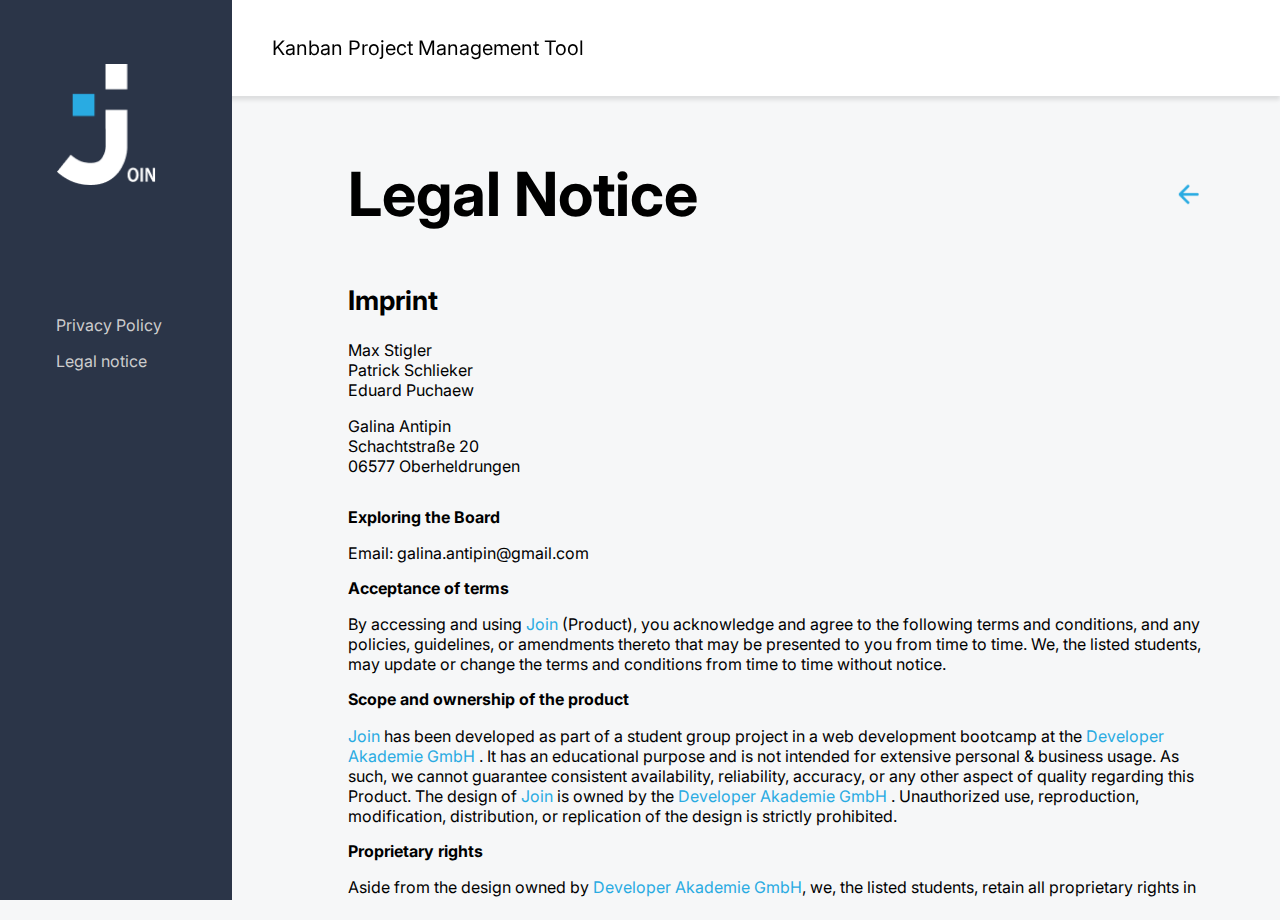
<file: impressum.html>
<!DOCTYPE html>
<html lang="en">
  <head>
    <meta charset="UTF-8" />
    <meta name="viewport" content="width=device-width, initial-scale=1.0" />
    <title>Join - Impressum</title>
    <link rel="stylesheet" href="navigation.css" />
    <link rel="stylesheet" href="style.css" />
    <link rel="stylesheet" href="header.css" />
    <link rel="stylesheet" href="impressum.css" />
    <link rel="stylesheet" href="contacts-resposive.css" />
    <link rel="stylesheet" href="navigation-responsive.css" />
    <link rel="icon" type="image/png" href="./img/join-logo-blue.png" />
    <script src="data.js"></script>
    <script src="shared.js"></script>
    <script src="utility.js"></script>
    <script src="task.js"></script>
    <script src="board.js"></script>
    <script src="auth.js"></script>
    <script src="login.js"></script>
    <script src="auth_legal.js"></script>
    <script src="summary.js"></script>
  </head>

  <body onload="accessPage()" id="body">
    <header>
      <div class="header-left">
        <img
          class="join-logo-header"
          src="./img/join-logo-blue.png"
          alt="Join Logo"
        />
        <span class="header-title">Kanban Project Management Tool</span>
      </div>
      <div class="header-right" id="header-right" style="opacity: 0">
        <a href="help.html"
          ><img class="help-icon" src="./img/question-icon.png" alt="help icon"
        /></a>
        <div
          class="user-profile-initials"
          id="user-profile-initials"
          onclick="toggleDropdown(event)"
        >
          G
        </div>
        <div class="dropdown" id="dropdownMenu">
          <div class="dropdown-content">
            <a class="help-span" href="help.html">Help</a>
            <a href="impressum.html">Legal Notice</a>
            <a href="privacy_policy.html">Privacy Policy</a>
            <a onclick="logoutUser()">Log Out</a>
          </div>
        </div>
      </div>
    </header>
    <div class="navigation">
      <img class="join-logo" src="./img/join-logo.png" alt="Join Logo" />
      <div class="navigation-main">
        <div
          class="navigation-items-section"
          id="sidebar"
          style="display: none"
        >
          <div class="navigation-item" onclick="setSummaryActive(this)">
            <svg xmlns="http://www.w3.org/2000/svg">
              <path
                d="M23.2273 0.48291H2.77273H2.5C1.39543 0.48291 0.5 1.37864 0.5 2.48321C0.5 2.663 0.5 2.79037 0.5 2.82288V23.2774V23.4829C0.5 24.5875 1.39572 25.4829 2.50029 25.4829C2.64377 25.4829 2.74401 25.4829 2.77272 25.4829H23.2273C23.256 25.4829 23.3562 25.4829 23.4997 25.4829C24.6043 25.4829 25.5 24.587 25.5 23.4824C25.5 23.3756 25.5 23.3017 25.5 23.2774V2.82285C25.5 2.79035 25.5 2.66299 25.5 2.48321C25.5 1.37864 24.6043 0.48291 23.4997 0.48291C23.3562 0.48291 23.256 0.48291 23.2273 0.48291ZM15.2727 23.2774H2.77273V14.1865H15.2727V23.2774ZM15.2727 11.9138H2.77273V2.82288L15.2727 2.82285V11.9138ZM23.2273 23.2774H17.5455V2.82288H23.2273V23.2774Z"
                fill="#CDCDCD"
              />
            </svg>
            <a href="summary.html"> <span>Summary</span> </a>
          </div>
          <div class="navigation-item" onclick="setAddTaskActive(this)">
            <svg xmlns="http://www.w3.org/2000/svg">
              <path
                d="M2.62652 25.1853C1.95579 25.1853 1.38161 24.9465 0.903963 24.4688C0.426321 23.9912 0.1875 23.417 0.1875 22.7462V5.67308C0.1875 5.00235 0.426321 4.42816 0.903963 3.95052C1.38161 3.47287 1.95579 3.23405 2.62652 3.23405H13.5107L11.0716 5.67308H2.62652V22.7462H19.6997V14.2706L22.1387 11.8316V22.7462C22.1387 23.417 21.8999 23.9912 21.4223 24.4688C20.9446 24.9465 20.3704 25.1853 19.6997 25.1853H2.62652ZM16.2546 3.93527L17.9924 5.64259L9.9436 13.6914V15.4292H11.6509L19.7302 7.34991L21.468 9.05722L13.3887 17.1365C13.1651 17.3601 12.906 17.5379 12.6113 17.67C12.3166 17.8021 12.0066 17.8682 11.6814 17.8682H8.72409C8.37856 17.8682 8.08892 17.7513 7.85518 17.5176C7.62144 17.2839 7.50457 16.9942 7.50457 16.6487V13.6914C7.50457 13.3662 7.56555 13.0562 7.6875 12.7615C7.80945 12.4668 7.98222 12.2076 8.20579 11.9841L16.2546 3.93527ZM21.468 9.05722L16.2546 3.93527L19.3034 0.886492C19.7912 0.398688 20.3755 0.154785 21.0564 0.154785C21.7373 0.154785 22.3115 0.398688 22.779 0.886492L24.4863 2.6243C24.9538 3.09178 25.1875 3.66088 25.1875 4.33161C25.1875 5.00235 24.9538 5.57145 24.4863 6.03893L21.468 9.05722Z"
                fill="#CDCDCD"
              />
            </svg>
            <a href="add_task.html"> <span>Add Task</span> </a>
          </div>
          <div class="navigation-item" onclick="setBoardActive(this)">
            <svg xmlns="http://www.w3.org/2000/svg">
              <path
                d="M22.9546 2.75564L22.9546 23.21C22.954 23.8125 22.7143 24.3903 22.2882 24.8163C21.8622 25.2424 21.2844 25.4821 20.6819 25.4827L16.1365 25.4827C15.5339 25.4821 14.9562 25.2424 14.5301 24.8163C14.104 24.3903 13.8644 23.8125 13.8638 23.21L13.8638 2.75564C13.8644 2.15306 14.104 1.57534 14.5301 1.14926C14.9562 0.723172 15.5339 0.483533 16.1365 0.48293L20.6819 0.48293C21.2844 0.483533 21.8622 0.723172 22.2882 1.14926C22.7143 1.57534 22.954 2.15306 22.9546 2.75564ZM16.1365 23.21L20.6819 23.21L20.6819 2.75564L16.1365 2.75564L16.1365 23.21ZM16.1365 2.75564L16.1365 23.21C16.1359 23.8125 15.8962 24.3902 15.4701 24.8163C15.0441 25.2424 14.4663 25.482 13.8638 25.4826L9.31835 25.4826C8.71578 25.482 8.13806 25.2424 7.71197 24.8163C7.28589 24.3902 7.04625 23.8125 7.04565 23.2099L7.04565 2.75561C7.04625 2.15304 7.28589 1.57532 7.71197 1.14923C8.13806 0.723148 8.71578 0.483513 9.31835 0.48291L13.8638 0.48291C14.4663 0.483512 15.0441 0.723148 15.4701 1.14923C15.8962 1.57532 16.1359 2.15306 16.1365 2.75564ZM9.31835 23.2099L13.8638 23.21L13.8638 2.75564L9.31835 2.75561L9.31835 23.2099ZM9.31835 2.75561L9.31835 23.2099C9.31775 23.8125 9.07811 24.3902 8.65203 24.8163C8.22594 25.2424 7.64822 25.482 7.04565 25.4826L2.50024 25.4826C1.89767 25.482 1.31995 25.2424 0.893863 24.8163C0.467779 24.3902 0.228141 23.8125 0.227539 23.2099L0.227538 2.75561C0.22814 2.15304 0.467778 1.57532 0.893862 1.14923C1.31995 0.723148 1.89767 0.483513 2.50024 0.48291L7.04565 0.48291C7.64822 0.483513 8.22594 0.723148 8.65203 1.14923C9.07811 1.57532 9.31775 2.15304 9.31835 2.75561ZM2.50024 23.2099L7.04565 23.2099L7.04565 2.75561L2.50024 2.75561L2.50024 23.2099Z"
                fill="#CDCDCD"
              />
              <path
                d="M29.7727 2.75589L29.7727 23.2102C29.7721 23.8128 29.5324 24.3905 29.1064 24.8166C28.6803 25.2427 28.1026 25.4823 27.5 25.4829L22.9546 25.4829C22.352 25.4823 21.7743 25.2427 21.3482 24.8166C20.9221 24.3905 20.6825 23.8125 20.6819 23.21L20.6819 2.75564C20.6825 2.15306 20.9221 1.57559 21.3482 1.14951C21.7743 0.723424 22.352 0.483787 22.9546 0.483184L27.5 0.483184C28.1026 0.483786 28.6803 0.723424 29.1064 1.14951C29.5324 1.57559 29.7721 2.15331 29.7727 2.75589ZM22.9546 23.21L27.5 23.2102L27.5 2.75589L22.9546 2.75564L22.9546 23.21Z"
                fill="#CDCDCD"
              />
            </svg>
            <a href="board.html"> <span>Board</span> </a>
          </div>
          <div class="navigation-item" onclick="setContactsActive(this)">
            <svg xmlns="http://www.w3.org/2000/svg">
              <path
                d="M12 20.4829C10.8333 20.4829 9.71875 20.6652 8.65625 21.0298C7.59375 21.3944 6.625 21.9412 5.75 22.6704V22.9829H18.25V22.6704C17.375 21.9412 16.4062 21.3944 15.3438 21.0298C14.2812 20.6652 13.1667 20.4829 12 20.4829ZM3.25 21.5454C4.375 20.4412 5.68229 19.5715 7.17188 18.936C8.66146 18.3006 10.2708 17.9829 12 17.9829C13.7292 17.9829 15.3385 18.3006 16.8281 18.936C18.3177 19.5715 19.625 20.4412 20.75 21.5454V5.48291H3.25V21.5454ZM12 15.4829C10.7917 15.4829 9.76042 15.0558 8.90625 14.2017C8.05208 13.3475 7.625 12.3162 7.625 11.1079C7.625 9.89958 8.05208 8.86833 8.90625 8.01416C9.76042 7.15999 10.7917 6.73291 12 6.73291C13.2083 6.73291 14.2396 7.15999 15.0938 8.01416C15.9479 8.86833 16.375 9.89958 16.375 11.1079C16.375 12.3162 15.9479 13.3475 15.0938 14.2017C14.2396 15.0558 13.2083 15.4829 12 15.4829ZM12 12.9829C12.5208 12.9829 12.9635 12.8006 13.3281 12.436C13.6927 12.0715 13.875 11.6287 13.875 11.1079C13.875 10.5871 13.6927 10.1444 13.3281 9.77979C12.9635 9.4152 12.5208 9.23291 12 9.23291C11.4792 9.23291 11.0365 9.4152 10.6719 9.77979C10.3073 10.1444 10.125 10.5871 10.125 11.1079C10.125 11.6287 10.3073 12.0715 10.6719 12.436C11.0365 12.8006 11.4792 12.9829 12 12.9829ZM3.25 25.4829C2.5625 25.4829 1.97396 25.2381 1.48438 24.7485C0.994792 24.259 0.75 23.6704 0.75 22.9829V5.48291C0.75 4.79541 0.994792 4.20687 1.48438 3.71729C1.97396 3.2277 2.5625 2.98291 3.25 2.98291H4.5V0.48291H7V2.98291H17V0.48291H19.5V2.98291H20.75C21.4375 2.98291 22.026 3.2277 22.5156 3.71729C23.0052 4.20687 23.25 4.79541 23.25 5.48291V22.9829C23.25 23.6704 23.0052 24.259 22.5156 24.7485C22.026 25.2381 21.4375 25.4829 20.75 25.4829H3.25Z"
                fill="#CDCDCD"
              />
            </svg>
            <a href="contacts.html"> <span>Contacts</span> </a>
          </div>
        </div>
        <div class="footer-notes" id="footer-notes">
          <a href="privacy_policy.html"><span>Privacy Policy</span></a>
          <a href="impressum.html"><span>Legal notice</span></a>
        </div>
      </div>
    </div>
    <div class="content-wrapper-pp-section">
      <div class="legal-notice-section">
        <h1>
          Legal Notice
          <img
            class="back-button"
            src="./img/arrow-left-icon.png"
            alt="Back Button"
            onclick="goBack()"
          />
        </h1>
        <h2>Imprint</h2>
        Max Stigler <br />
        Patrick Schlieker <br />
        Eduard Puchaew <br />

        <p>
          Galina Antipin <br />
          Schachtstraße 20 <br />
          06577 Oberheldrungen
        </p>

        <h3>Exploring the Board</h3>
        <span>Email: galina.antipin@gmail.com</span>

        <h3>Acceptance of terms</h3>
        <span
          >By accessing and using <span class="blue">Join</span> (Product), you
          acknowledge and agree to the following terms and conditions, and any
          policies, guidelines, or amendments thereto that may be presented to
          you from time to time. We, the listed students, may update or change
          the terms and conditions from time to time without notice.
        </span>

        <h3>Scope and ownership of the product</h3>
        <span
          ><span class="blue">Join</span> has been developed as part of a
          student group project in a web development bootcamp at the
          <span class="blue">Developer Akademie GmbH</span> . It has an
          educational purpose and is not intended for extensive personal &
          business usage. As such, we cannot guarantee consistent availability,
          reliability, accuracy, or any other aspect of quality regarding this
          Product. The design of <span class="blue">Join</span> is owned by the
          <span class="blue">Developer Akademie GmbH</span> . Unauthorized use,
          reproduction, modification, distribution, or replication of the design
          is strictly prohibited.</span
        >

        <h3>Proprietary rights</h3>
        <span
          >Aside from the design owned by
          <span class="blue">Developer Akademie GmbH</span>, we, the listed
          students, retain all proprietary rights in
          <span class="blue">Join</span>, including any associated copyrighted
          material, trademarks, and other proprietary information.
        </span>
        <h3>Use of the product</h3>
        <span>
          <span class="blue">Join</span> is intended to be used for lawful
          purposes only, in accordance with all applicable laws and regulations.
          Any use of <span class="blue">Join</span> for illegal activities, or
          to harass, harm, threaten, or intimidate another person, is strictly
          prohibited. You are solely responsible for your interactions with
          other users of <span class="blue">Join</span>.
        </span>
        <h3>Disclaimer of warranties and limitation of liability</h3>
        <span
          ><span class="blue">Join</span> is provided "as is" without warranty
          of any kind, whether express or implied, including but not limited to
          the implied warranties of merchantability, fitness for a particular
          purpose, and non-infringement. In no event will we, the listed
          students, or the <span class="blue">Developer Akademie</span>, be
          liable for any direct, indirect, incidental, special, consequential or
          exemplary damages, including but not limited to, damages for loss of
          profits, goodwill, use, data, or other intangible losses, even if we
          have been advised of the possibility of such damages, arising out of
          or in connection with the use or performance of
          <span class="blue">Join</span>.</span
        >
        <h3>Indemnity</h3>
        <span
          >You agree to indemnify, defend and hold harmless us, the listed
          students, the <span class="blue">Developer Akademie</span>, and our
          affiliates, partners, officers, directors, agents, and employees, from
          and against any claim, demand, loss, damage, cost, or liability
          (including reasonable legal fees) arising out of or relating to your
          use of
          <span class="blue">Join</span>
          and/or your breach of this Legal Notice.</span
        >

        <p>
          For any questions or notices, please contact us at:
          galina.antipin@gmail.com.
        </p>

        Date: August 06, 2024
      </div>
    </div>
  </body>
</html>
</file>
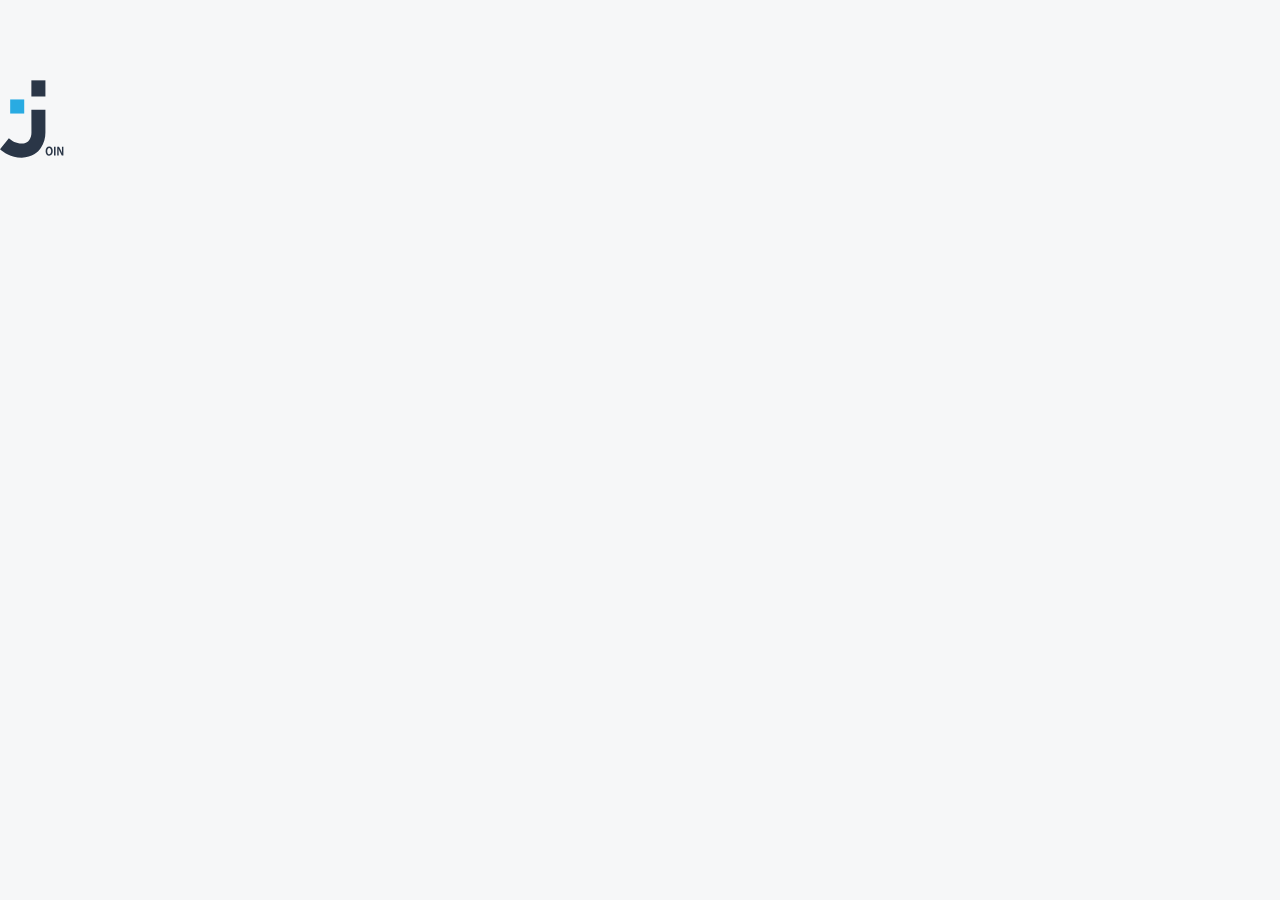
<file: login.html>
<!DOCTYPE html>
<html lang="en">
  <head>
    <meta charset="UTF-8" />
    <meta name="viewport" content="width=device-width, initial-scale=1.0" />
    <title>Join - Log in</title>
    <link rel="icon" type="image/png" href="./img/join-logo-blue.png" />
    <link rel="stylesheet" href="login.css" />
    <link rel="stylesheet" href="login-responsive.css" />
    <link rel="stylesheet" href="style.css" />
    <script src="data.js"></script>
    <script src="apiscripts.js"></script>
    <script src="login.js"></script>
    <script src="auth.js"></script>
    <script src="auth_login.js"></script>
  </head>
  <body onload="accessPage()">
    <div class="background-animation"></div>
    <svg
      class="log-joinlogo"
      width="101"
      height="122"
      viewBox="0 0 101 122"
      fill="none"
      xmlns="http://www.w3.org/2000/svg"
    >
      <path d="M71.6725 0H49.5146V25.4923H71.6725V0Z" fill="#2A3647" />
      <path
        d="M49.5142 46.2251H71.6721V82.1779C71.7733 90.8292 69.3112 99.3153 64.5986 106.557C59.9455 113.594 50.963 121.966 34.3446 121.966C16.2434 121.966 5.69286 113.406 0 108.715L13.9765 91.4743C19.533 96.0112 24.885 99.7435 34.4299 99.7435C41.6567 99.7435 44.5372 96.7988 46.2247 94.2307C48.5186 90.6637 49.7052 86.4923 49.6335 82.2464L49.5142 46.2251Z"
        fill="#2A3647"
      />
      <path
        d="M38.2135 30.1318H16.0557V52.3884H38.2135V30.1318Z"
        fill="#29ABE2"
      />
      <path
        d="M83.2795 111.522C83.2795 116.265 80.8762 118.815 77.5184 118.815C74.1607 118.815 71.9619 115.785 71.9619 111.762C71.9619 107.739 74.2288 104.554 77.7059 104.554C81.183 104.554 83.2795 107.687 83.2795 111.522ZM74.5356 111.711C74.5356 114.57 75.6776 116.675 77.6377 116.675C79.5978 116.675 80.7057 114.45 80.7057 111.539C80.7057 108.988 79.6831 106.592 77.6377 106.592C75.5924 106.592 74.5356 108.903 74.5356 111.711Z"
        fill="#2A3647"
      />
      <path
        d="M87.6771 104.76V118.593H85.2227V104.76H87.6771Z"
        fill="#2A3647"
      />
      <path
        d="M90.3359 118.593V104.76H93.0631L95.9947 110.461C96.7494 111.952 97.4209 113.483 98.006 115.049C97.8526 113.337 97.7844 111.368 97.7844 109.177V104.76H100.034V118.593H97.4946L94.5289 112.772C93.7437 111.243 93.0438 109.671 92.4324 108.064C92.4324 109.776 92.5517 111.711 92.5517 114.09V118.576L90.3359 118.593Z"
        fill="#2A3647"
      />
    </svg>
    <div class="loginsitecontainers">
      <div class="log-head">
        <div class="log-head-elements">
          <span>Not a Join user?</span>
          <a href="./sign-up.html"
            ><button class="button-primary">Sign Up</button></a
          >
        </div>
      </div>
      <div class="log-maincontainer">
        <div class="login-container">
          <div class="login-headline-container">
            <h1>Log in</h1>
            <div class="login-separator"></div>
          </div>

          <form
            onsubmit="validateLogin(event)"
            class="login-form"
            id="login-form"
          >
            <div class="login-input-container">
              <div class="login-input">
                <label for="entermail" class="login-required" id="username"
                  ><span id="login-email" style="display: none"
                    >Please enter email</span
                  ><span id="user-unknown" style="display: none"
                    >Unknown User</span
                  ></label
                >
                <input
                  required
                  oninvalid="event.preventDefault(); showInvalidLogin('login-email', 'entermail')"
                  onfocus="removeInvalidLogin('username', 'entermail')"
                  class="inputfield-basic-design log-mailinput"
                  type="email"
                  autocomplete="username"
                  id="entermail"
                  name="email"
                  placeholder="Email"
                />
              </div>
              <div class="login-input">
                <label for="enterpassword" id="login-pw" class="login-required"
                  ><span id="missing-pw" style="display: none"
                    >Please enter password</span
                  ><span id="incorrect-pw" style="display: none"
                    >Password incorrect</span
                  ></label
                >
                <input
                  required
                  oninvalid="event.preventDefault(); showInvalidLogin('missing-pw', 'enterpassword')"
                  onfocus="removeInvalidLogin('login-pw', 'enterpassword')"
                  class="inputfield-basic-design log-pwinput"
                  type="password"
                  autocomplete="current-password"
                  id="enterpassword"
                  name="password"
                  placeholder="Password"
                />
              </div>
              <div class="remember-container">
                <input
                  type="checkbox"
                  id="remember"
                  name="remember"
                  class="custom-checkbox"
                />
                <label for="remember" class="custom-checkbox-login">
                  <div class="checkbox-icon">
                    <svg
                      width="19"
                      height="18"
                      viewBox="0 0 19 18"
                      fill="none"
                      xmlns="http://www.w3.org/2000/svg"
                    >
                      <rect
                        class="unchecked"
                        x="1.38818"
                        y="1"
                        width="16"
                        height="16"
                        rx="3"
                        stroke="#2A3647"
                        stroke-width="2"
                      />
                      <path
                        class="checked"
                        d="M17.3882 8V14C17.3882 15.6569 16.045 17 14.3882 17H4.38818C2.73133 17 1.38818 15.6569 1.38818 14V4C1.38818 2.34315 2.73133 1 4.38818 1H12.3882"
                        stroke="#2A3647"
                        stroke-width="2"
                        stroke-linecap="round"
                      />
                      <path
                        class="checked"
                        d="M5.38818 9L9.38818 13L17.3882 1.5"
                        stroke="#2A3647"
                        stroke-width="2"
                        stroke-linecap="round"
                        stroke-linejoin="round"
                      />
                    </svg>
                  </div>
                  Remember me
                </label>
              </div>
              <div class="login-buttons-container">
                <button
                  type="submit"
                  class="button-primary action-button-text su-button"
                >
                  Log in</button
                ><button
                  onclick="loginAsGuest(event)"
                  class="button-secondary action-button-text su-button"
                >
                  Guest Log in
                </button>
              </div>
            </div>
          </form>
        </div>
      </div>
    </div>
    <div class="log-footer">
      <div class="log-siteinfo">
        <a href="privacy_policy.html">Privacy Policy</a>
        <a href="impressum.html">Legal notice</a>
      </div>
    </div>
  </body>
</html>
</file>
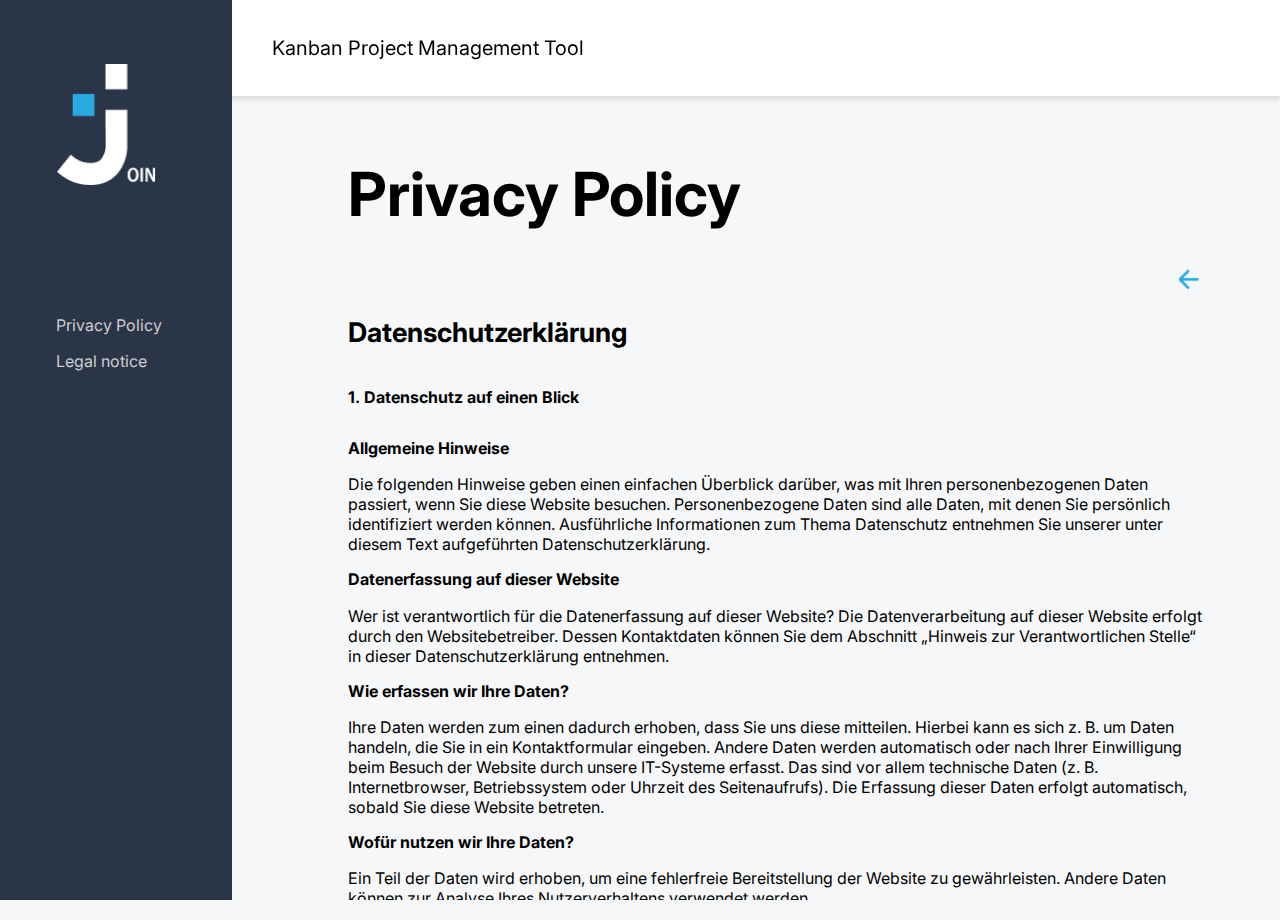
<file: privacy_policy.html>
<!DOCTYPE html>
<html lang="en">
  <head>
    <meta charset="UTF-8" />
    <meta name="viewport" content="width=device-width, initial-scale=1.0" />
    <title>Join - Datenschutz</title>
    <link rel="stylesheet" href="navigation.css" />
    <link rel="stylesheet" href="style.css" />
    <link rel="stylesheet" href="header.css" />
    <link rel="stylesheet" href="impressum.css" />
    <link rel="stylesheet" href="navigation-responsive.css" />
    <link rel="stylesheet" href="contacts-resposive.css" />
    <script src="data.js"></script>
    <script src="shared.js"></script>
    <script src="utility.js"></script>
    <script src="task.js"></script>
    <script src="board.js"></script>
    <script src="auth.js"></script>
    <script src="login.js"></script>
    <script src="auth_legal.js"></script>
    <script src="summary.js"></script>
    <link rel="icon" type="image/png" href="./img/join-logo-blue.png" />
  </head>

  <body onload="accessPage()">
    <header>
      <div class="header-left">
        <img
          class="join-logo-header"
          src="./img/join-logo-blue.png"
          alt="Join Logo"
        />
        <span class="header-title">Kanban Project Management Tool</span>
      </div>
      <div class="header-right" id="header-right" style="opacity: 0">
        <a href="help.html"
          ><img class="help-icon" src="./img/question-icon.png" alt="help icon"
        /></a>
        <div
          class="user-profile-initials"
          id="user-profile-initials"
          onclick="toggleDropdown(event)"
        >
          G
        </div>
        <div class="dropdown" id="dropdownMenu">
          <div class="dropdown-content">
            <a class="help-span" href="help.html">Help</a>
            <a href="impressum.html">Legal Notice</a>
            <a href="privacy_policy.html">Privacy Policy</a>
            <a onclick="logoutUser()">Log Out</a>
          </div>
        </div>
      </div>
    </header>
    <div class="navigation">
      <img class="join-logo" src="./img/join-logo.png" alt="Join Logo" />
      <div class="navigation-main">
        <div
          class="navigation-items-section"
          id="sidebar"
          style="display: none"
        >
          <div class="navigation-item">
            <svg xmlns="http://www.w3.org/2000/svg">
              <path
                d="M23.2273 0.48291H2.77273H2.5C1.39543 0.48291 0.5 1.37864 0.5 2.48321C0.5 2.663 0.5 2.79037 0.5 2.82288V23.2774V23.4829C0.5 24.5875 1.39572 25.4829 2.50029 25.4829C2.64377 25.4829 2.74401 25.4829 2.77272 25.4829H23.2273C23.256 25.4829 23.3562 25.4829 23.4997 25.4829C24.6043 25.4829 25.5 24.587 25.5 23.4824C25.5 23.3756 25.5 23.3017 25.5 23.2774V2.82285C25.5 2.79035 25.5 2.66299 25.5 2.48321C25.5 1.37864 24.6043 0.48291 23.4997 0.48291C23.3562 0.48291 23.256 0.48291 23.2273 0.48291ZM15.2727 23.2774H2.77273V14.1865H15.2727V23.2774ZM15.2727 11.9138H2.77273V2.82288L15.2727 2.82285V11.9138ZM23.2273 23.2774H17.5455V2.82288H23.2273V23.2774Z"
                fill="#CDCDCD"
              />
            </svg>

            <a href="summary.html"><span>Summary</span></a>
          </div>
          <div class="navigation-item">
            <svg xmlns="http://www.w3.org/2000/svg">
              <path
                d="M2.62652 25.1853C1.95579 25.1853 1.38161 24.9465 0.903963 24.4688C0.426321 23.9912 0.1875 23.417 0.1875 22.7462V5.67308C0.1875 5.00235 0.426321 4.42816 0.903963 3.95052C1.38161 3.47287 1.95579 3.23405 2.62652 3.23405H13.5107L11.0716 5.67308H2.62652V22.7462H19.6997V14.2706L22.1387 11.8316V22.7462C22.1387 23.417 21.8999 23.9912 21.4223 24.4688C20.9446 24.9465 20.3704 25.1853 19.6997 25.1853H2.62652ZM16.2546 3.93527L17.9924 5.64259L9.9436 13.6914V15.4292H11.6509L19.7302 7.34991L21.468 9.05722L13.3887 17.1365C13.1651 17.3601 12.906 17.5379 12.6113 17.67C12.3166 17.8021 12.0066 17.8682 11.6814 17.8682H8.72409C8.37856 17.8682 8.08892 17.7513 7.85518 17.5176C7.62144 17.2839 7.50457 16.9942 7.50457 16.6487V13.6914C7.50457 13.3662 7.56555 13.0562 7.6875 12.7615C7.80945 12.4668 7.98222 12.2076 8.20579 11.9841L16.2546 3.93527ZM21.468 9.05722L16.2546 3.93527L19.3034 0.886492C19.7912 0.398688 20.3755 0.154785 21.0564 0.154785C21.7373 0.154785 22.3115 0.398688 22.779 0.886492L24.4863 2.6243C24.9538 3.09178 25.1875 3.66088 25.1875 4.33161C25.1875 5.00235 24.9538 5.57145 24.4863 6.03893L21.468 9.05722Z"
                fill="#CDCDCD"
              />
            </svg>
            <a href="add_task.html"><span>Add Task</span></a>
          </div>
          <div class="navigation-item">
            <svg xmlns="http://www.w3.org/2000/svg">
              <path
                d="M22.9546 2.75564L22.9546 23.21C22.954 23.8125 22.7143 24.3903 22.2882 24.8163C21.8622 25.2424 21.2844 25.4821 20.6819 25.4827L16.1365 25.4827C15.5339 25.4821 14.9562 25.2424 14.5301 24.8163C14.104 24.3903 13.8644 23.8125 13.8638 23.21L13.8638 2.75564C13.8644 2.15306 14.104 1.57534 14.5301 1.14926C14.9562 0.723172 15.5339 0.483533 16.1365 0.48293L20.6819 0.48293C21.2844 0.483533 21.8622 0.723172 22.2882 1.14926C22.7143 1.57534 22.954 2.15306 22.9546 2.75564ZM16.1365 23.21L20.6819 23.21L20.6819 2.75564L16.1365 2.75564L16.1365 23.21ZM16.1365 2.75564L16.1365 23.21C16.1359 23.8125 15.8962 24.3902 15.4701 24.8163C15.0441 25.2424 14.4663 25.482 13.8638 25.4826L9.31835 25.4826C8.71578 25.482 8.13806 25.2424 7.71197 24.8163C7.28589 24.3902 7.04625 23.8125 7.04565 23.2099L7.04565 2.75561C7.04625 2.15304 7.28589 1.57532 7.71197 1.14923C8.13806 0.723148 8.71578 0.483513 9.31835 0.48291L13.8638 0.48291C14.4663 0.483512 15.0441 0.723148 15.4701 1.14923C15.8962 1.57532 16.1359 2.15306 16.1365 2.75564ZM9.31835 23.2099L13.8638 23.21L13.8638 2.75564L9.31835 2.75561L9.31835 23.2099ZM9.31835 2.75561L9.31835 23.2099C9.31775 23.8125 9.07811 24.3902 8.65203 24.8163C8.22594 25.2424 7.64822 25.482 7.04565 25.4826L2.50024 25.4826C1.89767 25.482 1.31995 25.2424 0.893863 24.8163C0.467779 24.3902 0.228141 23.8125 0.227539 23.2099L0.227538 2.75561C0.22814 2.15304 0.467778 1.57532 0.893862 1.14923C1.31995 0.723148 1.89767 0.483513 2.50024 0.48291L7.04565 0.48291C7.64822 0.483513 8.22594 0.723148 8.65203 1.14923C9.07811 1.57532 9.31775 2.15304 9.31835 2.75561ZM2.50024 23.2099L7.04565 23.2099L7.04565 2.75561L2.50024 2.75561L2.50024 23.2099Z"
                fill="#CDCDCD"
              />
              <path
                d="M29.7727 2.75589L29.7727 23.2102C29.7721 23.8128 29.5324 24.3905 29.1064 24.8166C28.6803 25.2427 28.1026 25.4823 27.5 25.4829L22.9546 25.4829C22.352 25.4823 21.7743 25.2427 21.3482 24.8166C20.9221 24.3905 20.6825 23.8125 20.6819 23.21L20.6819 2.75564C20.6825 2.15306 20.9221 1.57559 21.3482 1.14951C21.7743 0.723424 22.352 0.483787 22.9546 0.483184L27.5 0.483184C28.1026 0.483786 28.6803 0.723424 29.1064 1.14951C29.5324 1.57559 29.7721 2.15331 29.7727 2.75589ZM22.9546 23.21L27.5 23.2102L27.5 2.75589L22.9546 2.75564L22.9546 23.21Z"
                fill="#CDCDCD"
              />
            </svg>
            <a href="board.html"><span>Board</span></a>
          </div>
          <div class="navigation-item">
            <svg xmlns="http://www.w3.org/2000/svg">
              <path
                d="M12 20.4829C10.8333 20.4829 9.71875 20.6652 8.65625 21.0298C7.59375 21.3944 6.625 21.9412 5.75 22.6704V22.9829H18.25V22.6704C17.375 21.9412 16.4062 21.3944 15.3438 21.0298C14.2812 20.6652 13.1667 20.4829 12 20.4829ZM3.25 21.5454C4.375 20.4412 5.68229 19.5715 7.17188 18.936C8.66146 18.3006 10.2708 17.9829 12 17.9829C13.7292 17.9829 15.3385 18.3006 16.8281 18.936C18.3177 19.5715 19.625 20.4412 20.75 21.5454V5.48291H3.25V21.5454ZM12 15.4829C10.7917 15.4829 9.76042 15.0558 8.90625 14.2017C8.05208 13.3475 7.625 12.3162 7.625 11.1079C7.625 9.89958 8.05208 8.86833 8.90625 8.01416C9.76042 7.15999 10.7917 6.73291 12 6.73291C13.2083 6.73291 14.2396 7.15999 15.0938 8.01416C15.9479 8.86833 16.375 9.89958 16.375 11.1079C16.375 12.3162 15.9479 13.3475 15.0938 14.2017C14.2396 15.0558 13.2083 15.4829 12 15.4829ZM12 12.9829C12.5208 12.9829 12.9635 12.8006 13.3281 12.436C13.6927 12.0715 13.875 11.6287 13.875 11.1079C13.875 10.5871 13.6927 10.1444 13.3281 9.77979C12.9635 9.4152 12.5208 9.23291 12 9.23291C11.4792 9.23291 11.0365 9.4152 10.6719 9.77979C10.3073 10.1444 10.125 10.5871 10.125 11.1079C10.125 11.6287 10.3073 12.0715 10.6719 12.436C11.0365 12.8006 11.4792 12.9829 12 12.9829ZM3.25 25.4829C2.5625 25.4829 1.97396 25.2381 1.48438 24.7485C0.994792 24.259 0.75 23.6704 0.75 22.9829V5.48291C0.75 4.79541 0.994792 4.20687 1.48438 3.71729C1.97396 3.2277 2.5625 2.98291 3.25 2.98291H4.5V0.48291H7V2.98291H17V0.48291H19.5V2.98291H20.75C21.4375 2.98291 22.026 3.2277 22.5156 3.71729C23.0052 4.20687 23.25 4.79541 23.25 5.48291V22.9829C23.25 23.6704 23.0052 24.259 22.5156 24.7485C22.026 25.2381 21.4375 25.4829 20.75 25.4829H3.25Z"
                fill="#CDCDCD"
              />
            </svg>
            <a href="contacts.html"><span>Contacts</span></a>
          </div>
        </div>

        <div class="footer-notes" id="footer-notes">
          <a href="privacy_policy.html"><span>Privacy Policy</span></a>
          <a href="impressum.html"><span>Legal notice</span></a>
        </div>
      </div>
    </div>
    <div class="content-wrapper-pp-section">
      <div class="legal-notice-section">
        <h1>Privacy Policy</h1>
        <img
          class="back-button"
          src="./img/arrow-left-icon.png"
          alt="Back Button"
          onclick="goBack()"
        />
        <h2>Datenschutz­erklärung</h2>

        <h3>1. Datenschutz auf einen Blick</h3>
        <h3>Allgemeine Hinweise</h3>
        <span
          >Die folgenden Hinweise geben einen einfachen Überblick darüber, was
          mit Ihren personenbezogenen Daten passiert, wenn Sie diese Website
          besuchen. Personenbezogene Daten sind alle Daten, mit denen Sie
          persönlich identifiziert werden können. Ausführliche Informationen zum
          Thema Datenschutz entnehmen Sie unserer unter diesem Text aufgeführten
          Datenschutzerklärung.
        </span>
        <h3>Datenerfassung auf dieser Website</h3>
        <span
          >Wer ist verantwortlich für die Datenerfassung auf dieser Website? Die
          Datenverarbeitung auf dieser Website erfolgt durch den
          Websitebetreiber. Dessen Kontaktdaten können Sie dem Abschnitt
          „Hinweis zur Verantwortlichen Stelle“ in dieser Datenschutzerklärung
          entnehmen.
        </span>
        <h3>Wie erfassen wir Ihre Daten?</h3>

        <span
          >Ihre Daten werden zum einen dadurch erhoben, dass Sie uns diese
          mitteilen. Hierbei kann es sich z. B. um Daten handeln, die Sie in ein
          Kontaktformular eingeben. Andere Daten werden automatisch oder nach
          Ihrer Einwilligung beim Besuch der Website durch unsere IT-Systeme
          erfasst. Das sind vor allem technische Daten (z. B. Internetbrowser,
          Betriebssystem oder Uhrzeit des Seitenaufrufs). Die Erfassung dieser
          Daten erfolgt automatisch, sobald Sie diese Website betreten.
        </span>
        <h3>Wofür nutzen wir Ihre Daten?</h3>
        <span
          >Ein Teil der Daten wird erhoben, um eine fehlerfreie Bereitstellung
          der Website zu gewährleisten. Andere Daten können zur Analyse Ihres
          Nutzerverhaltens verwendet werden.
        </span>
        <h3>Welche Rechte haben Sie bezüglich Ihrer Daten?</h3>
        <span
          >Sie haben jederzeit das Recht, unentgeltlich Auskunft über Herkunft,
          Empfänger und Zweck Ihrer gespeicherten personenbezogenen Daten zu
          erhalten. Sie haben außerdem ein Recht, die Berichtigung oder Löschung
          dieser Daten zu verlangen. Wenn Sie eine Einwilligung zur
          Datenverarbeitung erteilt haben, können Sie diese Einwilligung
          jederzeit für die Zukunft widerrufen. Außerdem haben Sie das Recht,
          unter bestimmten Umständen die Einschränkung der Verarbeitung Ihrer
          personenbezogenen Daten zu verlangen. Des Weiteren steht Ihnen ein
          Beschwerderecht bei der zuständigen Aufsichtsbehörde zu. Hierzu sowie
          zu weiteren Fragen zum Thema Datenschutz können Sie sich jederzeit an
          uns wenden.
        </span>
        <h3>2. Allgemeine Hinweise und Pflicht­informationen</h3>
        <span><b>Datenschutz</b></span>
        <span
          >Die Betreiber dieser Seiten nehmen den Schutz Ihrer persönlichen
          Daten sehr ernst. Wir behandeln Ihre personenbezogenen Daten
          vertraulich und entsprechend den gesetzlichen Datenschutzvorschriften
          sowie dieser Datenschutzerklärung. Wenn Sie diese Website benutzen,
          werden verschiedene personenbezogene Daten erhoben. Personenbezogene
          Daten sind Daten, mit denen Sie persönlich identifiziert werden
          können. Die vorliegende Datenschutzerklärung erläutert, welche Daten
          wir erheben und wofür wir sie nutzen. Sie erläutert auch, wie und zu
          welchem Zweck das geschieht. Wir weisen darauf hin, dass die
          Datenübertragung im Internet (z. B. bei der Kommunikation per E-Mail)
          Sicherheitslücken aufweisen kann. Ein lückenloser Schutz der Daten vor
          dem Zugriff durch Dritte ist nicht möglich.
        </span>
        <h3>Hinweis zur verantwortlichen Stelle</h3>

        <span
          >Die verantwortliche Stelle für die Datenverarbeitung auf dieser
          Website ist:

          <p>
            Galina Antipin <br />
            Schachtstraße 20 <br />
            06577 Oberheldrungen <br />
          </p>

          <p>
            Telefon: 015227783633 <br />
            E-Mail: galina.antipin@gmail.com
          </p>
          Verantwortliche Stelle ist die natürliche oder juristische Person, die
          allein oder gemeinsam mit anderen über die Zwecke und Mittel der
          Verarbeitung von personenbezogenen Daten (z. B. Namen, E-Mail-Adressen
          o. Ä.) entscheidet.
        </span>
        <h3>Speicherdauer</h3>
        <span>
          Soweit innerhalb dieser Datenschutzerklärung keine speziellere
          Speicherdauer genannt wurde, verbleiben Ihre personenbezogenen Daten
          bei uns, bis der Zweck für die Datenverarbeitung entfällt. Wenn Sie
          ein berechtigtes Löschersuchen geltend machen oder eine Einwilligung
          zur Datenverarbeitung widerrufen, werden Ihre Daten gelöscht, sofern
          wir keine anderen rechtlich zulässigen Gründe für die Speicherung
          Ihrer personenbezogenen Daten haben (z. B. steuer- oder
          handelsrechtliche Aufbewahrungsfristen); im letztgenannten Fall
          erfolgt die Löschung nach Fortfall dieser Gründe.
        </span>
        <h3>
          Allgemeine Hinweise zu den Rechtsgrundlagen der Datenverarbeitung auf
          dieser Website
        </h3>
        <span>
          Sofern Sie in die Datenverarbeitung eingewilligt haben, verarbeiten
          wir Ihre personenbezogenen Daten auf Grundlage von Art. 6 Abs. 1 lit.
          a DSGVO bzw. Art. 9 Abs. 2 lit. a DSGVO, sofern besondere
          Datenkategorien nach Art. 9 Abs. 1 DSGVO verarbeitet werden. Im Falle
          einer ausdrücklichen Einwilligung in die Übertragung personenbezogener
          Daten in Drittstaaten erfolgt die Datenverarbeitung außerdem auf
          Grundlage von Art. 49 Abs. 1 lit. a DSGVO. Sofern Sie in die
          Speicherung von Cookies oder in den Zugriff auf Informationen in Ihr
          Endgerät (z. B. via Device-Fingerprinting) eingewilligt haben, erfolgt
          die Datenverarbeitung zusätzlich auf Grundlage von § 25 Abs. 1 TDDDG.
          Die Einwilligung ist jederzeit widerrufbar. Sind Ihre Daten zur
          Vertragserfüllung oder zur Durchführung vorvertraglicher Maßnahmen
          erforderlich, verarbeiten wir Ihre Daten auf Grundlage des Art. 6 Abs.
          1 lit. b DSGVO. Des Weiteren verarbeiten wir Ihre Daten, sofern diese
          zur Erfüllung einer rechtlichen Verpflichtung erforderlich sind auf
          Grundlage von Art. 6 Abs. 1 lit. c DSGVO. Die Datenverarbeitung kann
          ferner auf Grundlage unseres berechtigten Interesses nach Art. 6 Abs.
          1 lit. f DSGVO erfolgen. Über die jeweils im Einzelfall einschlägigen
          Rechtsgrundlagen wird in den folgenden Absätzen dieser
          Datenschutzerklärung informiert.
        </span>
        <h3>Empfänger von personenbezogenen Daten</h3>
        <span
          >Im Rahmen unserer Geschäftstätigkeit arbeiten wir mit verschiedenen
          externen Stellen zusammen. Dabei ist teilweise auch eine Übermittlung
          von personenbezogenen Daten an diese externen Stellen erforderlich.
          Wir geben personenbezogene Daten nur dann an externe Stellen weiter,
          wenn dies im Rahmen einer Vertragserfüllung erforderlich ist, wenn wir
          gesetzlich hierzu verpflichtet sind (z. B. Weitergabe von Daten an
          Steuerbehörden), wenn wir ein berechtigtes Interesse nach Art. 6 Abs.
          1 lit. f DSGVO an der Weitergabe haben oder wenn eine sonstige
          Rechtsgrundlage die Datenweitergabe erlaubt. Beim Einsatz von
          Auftragsverarbeitern geben wir personenbezogene Daten unserer Kunden
          nur auf Grundlage eines gültigen Vertrags über Auftragsverarbeitung
          weiter. Im Falle einer gemeinsamen Verarbeitung wird ein Vertrag über
          gemeinsame Verarbeitung geschlossen.
        </span>
        <h3>Widerruf Ihrer Einwilligung zur Datenverarbeitung</h3>
        <span
          >Viele Datenverarbeitungsvorgänge sind nur mit Ihrer ausdrücklichen
          Einwilligung möglich. Sie können eine bereits erteilte Einwilligung
          jederzeit widerrufen. Die Rechtmäßigkeit der bis zum Widerruf
          erfolgten Datenverarbeitung bleibt vom Widerruf unberührt.

          <h3>
            Widerspruchsrecht gegen die Datenerhebung in besonderen Fällen sowie
            gegen Direktwerbung(Art. 21 DSGVO)
          </h3>
          <span
            >WENN DIE DATENVERARBEITUNG AUF GRUNDLAGE VON ART. 6 ABS. 1 LIT. E
            ODER F DSGVO ERFOLGT, HABEN SIE JEDERZEIT DAS RECHT, AUS GRÜNDEN,
            DIE SICH AUS IHRER BESONDEREN SITUATION ERGEBEN, GEGEN DIE
            VERARBEITUNG IHRER PERSONENBEZOGENEN DATEN WIDERSPRUCH EINZULEGEN;
            DIES GILT AUCH FÜR EIN AUF DIESE BESTIMMUNGEN GESTÜTZTES PROFILING.
            DIE JEWEILIGE RECHTSGRUNDLAGE, AUF DENEN EINE VERARBEITUNG BERUHT,
            ENTNEHMEN SIE DIESER DATENSCHUTZERKLÄRUNG. WENN SIE WIDERSPRUCH
            EINLEGEN, WERDEN WIR IHRE BETROFFENEN PERSONENBEZOGENEN DATEN NICHT
            MEHR VERARBEITEN, ES SEI DENN, WIR KÖNNEN ZWINGENDE SCHUTZWÜRDIGE
            GRÜNDE FÜR DIE VERARBEITUNG NACHWEISEN, DIE IHRE INTERESSEN, RECHTE
            UND FREIHEITEN ÜBERWIEGEN ODER DIE VERARBEITUNG DIENT DER
            GELTENDMACHUNG, AUSÜBUNG ODER VERTEIDIGUNG VON RECHTSANSPRÜCHEN
            (WIDERSPRUCH NACH ART. 21 ABS. 1 DSGVO).</span
          >

          WERDEN IHRE PERSONENBEZOGENEN DATEN VERARBEITET, UM DIREKTWERBUNG ZU
          BETREIBEN, SO HABEN SIE DAS RECHT, JEDERZEIT WIDERSPRUCH GEGEN DIE
          VERARBEITUNG SIE BETREFFENDER PERSONENBEZOGENER DATEN ZUM ZWECKE
          DERARTIGER WERBUNG EINZULEGEN; DIES GILT AUCH FÜR DAS PROFILING,
          SOWEIT ES MIT SOLCHER DIREKTWERBUNG IN VERBINDUNG STEHT. WENN SIE
          WIDERSPRECHEN, WERDEN IHRE PERSONENBEZOGENEN DATEN ANSCHLIESSEND NICHT
          MEHR ZUM ZWECKE DER DIREKTWERBUNG VERWENDET (WIDERSPRUCH NACH ART. 21
          ABS. 2 DSGVO).
        </span>
        <h3>Beschwerde­recht bei der zuständigen Aufsichts­behörde</h3>
        <span
          >Im Falle von Verstößen gegen die DSGVO steht den Betroffenen ein
          Beschwerderecht bei einer Aufsichtsbehörde, insbesondere in dem
          Mitgliedstaat ihres gewöhnlichen Aufenthalts, ihres Arbeitsplatzes
          oder des Orts des mutmaßlichen Verstoßes zu. Das Beschwerderecht
          besteht unbeschadet anderweitiger verwaltungsrechtlicher oder
          gerichtlicher Rechtsbehelfe.</span
        >

        <h3>Recht auf Daten­übertrag­barkeit</h3>
        <span
          >Sie haben das Recht, Daten, die wir auf Grundlage Ihrer Einwilligung
          oder in Erfüllung eines Vertrags automatisiert verarbeiten, an sich
          oder an einen Dritten in einem gängigen, maschinenlesbaren Format
          aushändigen zu lassen. Sofern Sie die direkte Übertragung der Daten an
          einen anderen Verantwortlichen verlangen, erfolgt dies nur, soweit es
          technisch machbar ist.</span
        >

        <h3>Auskunft, Berichtigung und Löschung</h3>
        <span
          >Sie haben im Rahmen der geltenden gesetzlichen Bestimmungen jederzeit
          das Recht auf unentgeltliche Auskunft über Ihre gespeicherten
          personenbezogenen Daten, deren Herkunft und Empfänger und den Zweck
          der Datenverarbeitung und ggf. ein Recht auf Berichtigung oder
          Löschung dieser Daten. Hierzu sowie zu weiteren Fragen zum Thema
          personenbezogene Daten können Sie sich jederzeit an uns wenden.</span
        >

        <h3>Recht auf Einschränkung der Verarbeitung</h3>
        <span
          >Sie haben das Recht, die Einschränkung der Verarbeitung Ihrer
          personenbezogenen Daten zu verlangen. Hierzu können Sie sich jederzeit
          an uns wenden. Das Recht auf Einschränkung der Verarbeitung besteht in
          folgenden Fällen: Wenn Sie die Richtigkeit Ihrer bei uns gespeicherten
          personenbezogenen Daten bestreiten, benötigen wir in der Regel Zeit,
          um dies zu überprüfen. Für die Dauer der Prüfung haben Sie das Recht,
          die Einschränkung der Verarbeitung Ihrer personenbezogenen Daten zu
          verlangen. Wenn die Verarbeitung Ihrer personenbezogenen Daten
          unrechtmäßig geschah/geschieht, können Sie statt der Löschung die
          Einschränkung der Datenverarbeitung verlangen. Wenn wir Ihre
          personenbezogenen Daten nicht mehr benötigen, Sie sie jedoch zur
          Ausübung, Verteidigung oder Geltendmachung von Rechtsansprüchen
          benötigen, haben Sie das Recht, statt der Löschung die Einschränkung
          der Verarbeitung Ihrer personenbezogenen Daten zu verlangen. Wenn Sie
          einen Widerspruch nach Art. 21 Abs. 1 DSGVO eingelegt haben, muss eine
          Abwägung zwischen Ihren und unseren Interessen vorgenommen werden.
          Solange noch nicht feststeht, wessen Interessen überwiegen, haben Sie
          das Recht, die Einschränkung der Verarbeitung Ihrer personenbezogenen
          Daten zu verlangen. Wenn Sie die Verarbeitung Ihrer personenbezogenen
          Daten eingeschränkt haben, dürfen diese Daten – von ihrer Speicherung
          abgesehen – nur mit Ihrer Einwilligung oder zur Geltendmachung,
          Ausübung oder Verteidigung von Rechtsansprüchen oder zum Schutz der
          Rechte einer anderen natürlichen oder juristischen Person oder aus
          Gründen eines wichtigen öffentlichen Interesses der Europäischen Union
          oder eines Mitgliedstaats verarbeitet werden.
        </span>
        Quelle: https://www.e-recht24.de -->
      </div>
    </div>
  </body>
</html>
</file>
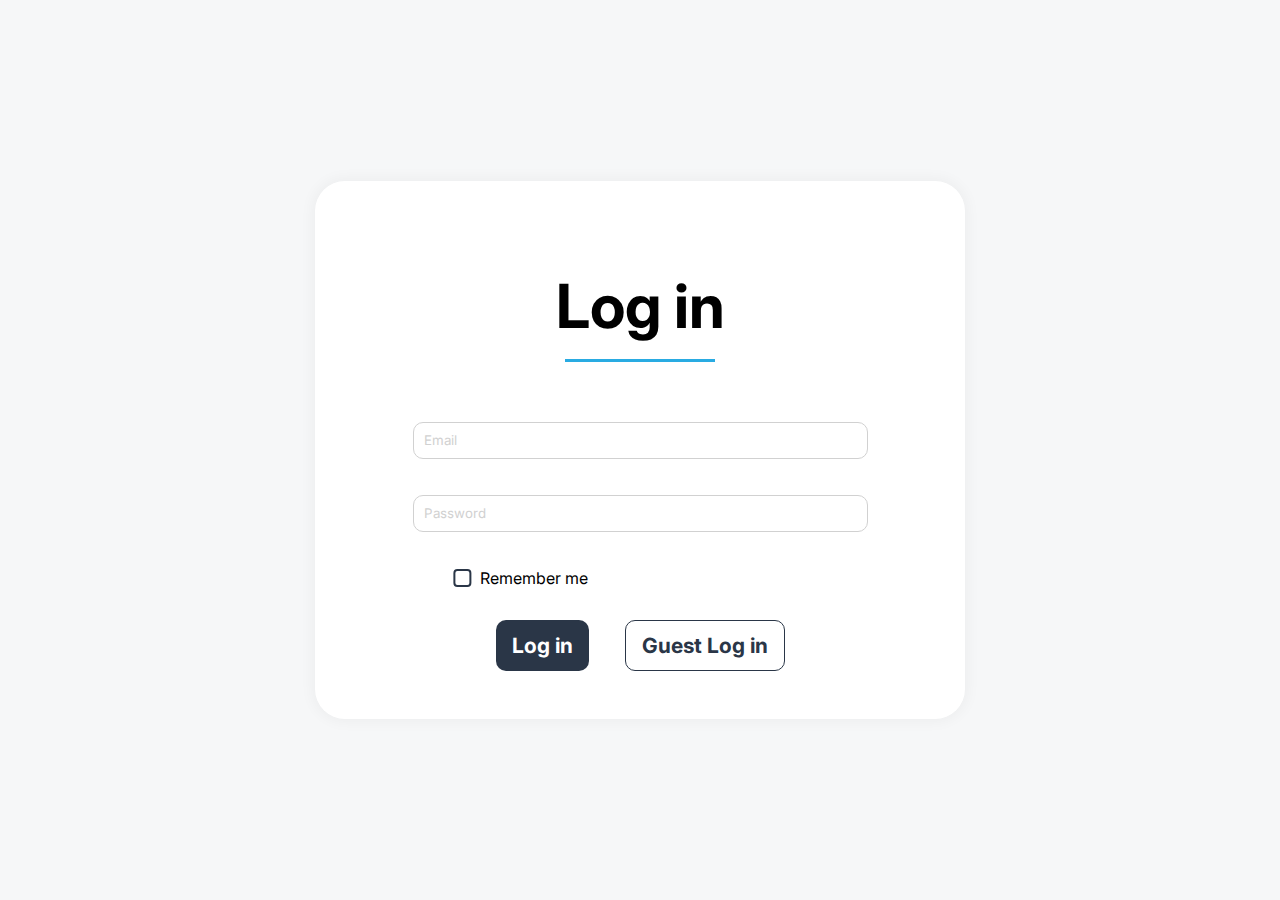
<file: psinnerlogin.html>
<!DOCTYPE html>
<html lang="en">
  <head>
    <meta charset="UTF-8" />
    <meta name="viewport" content="width=device-width, initial-scale=1.0" />
    <script src="login.js"></script>
    <link rel="stylesheet" href="style.css" />
    <title>Join-Login</title>
  </head>
  <style>
    .outer {
      height: 100vh;
      width: 100%;
      display: flex;
      justify-content: center;
      align-items: center;
      background-color: rgba(246, 247, 248, 1);
    }

    .login-container {
      width: 650px;
      padding-top: 48px;
      padding-bottom: 48px;
      background-color: white;
      box-shadow: 0 0 14px 3px rgba(0, 0, 0, 0.04);
      display: flex;
      flex-direction: column;
      justify-content: space-between;
      align-items: center;
      gap: 32px;
      border-radius: 30px;
    }

    .login-container h1 {
      font-size: 61px;
      font-weight: 700;
      line-height: 73.2px;
      margin-bottom: 16px;
    }

    .login-headline-container {
      display: flex;
      flex-direction: column;
      justify-content: flex-start;
      align-items: center;
    }

    .login-separator {
      width: 150px;
      border-bottom: solid 3px rgba(41, 171, 226, 1);
    }

    /* inputfields */

    label {
      margin-bottom: 8px;
      display: block;
    }

    .label-spacing {
      margin-top: 16px;
    }

    .inputfield-basic-design {
      border-radius: 10px;
      border: 1px solid #d1d1d1;
      background-color: white;
      padding: 10px;
      width: 100%;
      box-sizing: border-box;
      margin-bottom: 8px;
    }

    .inputfield-basic-design:focus {
      border: solid 1px;
      border-color: #29abe2;
      outline: none;
    }

    .required {
      color: red;
    }

    .custom-checkbox {
      display: none;
    }

    .custom-checkbox-login {
      display: flex;
      align-items: center;
      cursor: pointer;
      flex-grow: 1;
      justify-content: flex-start;
      margin-bottom: 0;
      margin-top: 28px;
      margin-left: 40px;
      gap: 8px;
    }

    .checkbox-icon {
      width: 19px;
      height: 18px;
      transition: all 0.3s ease;
    }

    .custom-checkbox:checked
      + .custom-checkbox-login
      .checkbox-icon
      svg
      .unchecked {
      display: none;
    }

    .custom-checkbox:checked
      + .custom-checkbox-login
      .checkbox-icon
      svg
      .checked {
      display: block;
    }

    .custom-checkbox + .custom-checkbox-login .checkbox-icon svg .checked {
      display: none;
    }

    .login-input-container {
      width: 70%;
      margin-left: auto;
      margin-right: auto;
    }

    .login-input label {
      color: red;
    }

    ::placeholder {
      font-family: "Inter", sans-serif;
      color: #d1d1d1;
    }

    .login-buttons-container {
      margin-top: 32px;
      display: flex;
      justify-content: center;
      gap: 36px;
    }

    .login-form {
      width: 100%;
    }
  </style>
  <body>
    <div class="outer">
      <div class="login-container">
        <div class="login-headline-container">
          <h1>Log in</h1>
          <div class="login-separator"></div>
        </div>
        <form
          onsubmit="validateLogin(event)"
          class="login-form"
          id="login-form"
        >
          <div class="login-input-container">
            <div class="login-input">
              <label
                for="entermail"
                id="login-email"
                class="login-required"
                style="opacity: 0"
                >Please enter email</label
              >
              <input
                required
                oninvalid="event.preventDefault(); showInvalidLogin('login-email', 'entermail')"
                onfocus="removeInvalidLogin('login-email', 'entermail')"
                class="inputfield-basic-design"
                type="email"
                autocomplete="username"
                id="entermail"
                name="email"
                placeholder="Email"
              />
            </div>
            <div class="login-input">
              <label
                for="enterpassword"
                id="login-pw"
                class="login-required"
                style="opacity: 0"
                >Please enter password</label
              >
              <input
                required
                oninvalid="event.preventDefault(); showInvalidLogin('login-pw', 'enterpassword')"
                onfocus="removeInvalidLogin('login-pw', 'enterpassword')"
                class="inputfield-basic-design"
                type="password"
                autocomplete="current-password"
                id="enterpassword"
                name="password"
                placeholder="Password"
              />
            </div>
            <div class="remember-container">
              <input
                type="checkbox"
                id="remember"
                name="agreetoterms"
                class="custom-checkbox"
              />
              <label for="remember" class="custom-checkbox-login">
                <div class="checkbox-icon">
                  <svg
                    width="19"
                    height="18"
                    viewBox="0 0 19 18"
                    fill="none"
                    xmlns="http://www.w3.org/2000/svg"
                  >
                    <rect
                      class="unchecked"
                      x="1.38818"
                      y="1"
                      width="16"
                      height="16"
                      rx="3"
                      stroke="#2A3647"
                      stroke-width="2"
                    />
                    <path
                      class="checked"
                      d="M17.3882 8V14C17.3882 15.6569 16.045 17 14.3882 17H4.38818C2.73133 17 1.38818 15.6569 1.38818 14V4C1.38818 2.34315 2.73133 1 4.38818 1H12.3882"
                      stroke="#2A3647"
                      stroke-width="2"
                      stroke-linecap="round"
                    />
                    <path
                      class="checked"
                      d="M5.38818 9L9.38818 13L17.3882 1.5"
                      stroke="#2A3647"
                      stroke-width="2"
                      stroke-linecap="round"
                      stroke-linejoin="round"
                    />
                  </svg>
                </div>
                Remember me
              </label>
            </div>
            <div class="login-buttons-container">
              <button type="submit" class="button-primary action-button-text">
                Log in</button
              ><button
                onclick="loginAsGuest()"
                class="button-secondary action-button-text"
              >
                Guest Log in
              </button>
            </div>
          </div>
        </form>
      </div>
    </div>
  </body>
</html>
</file>
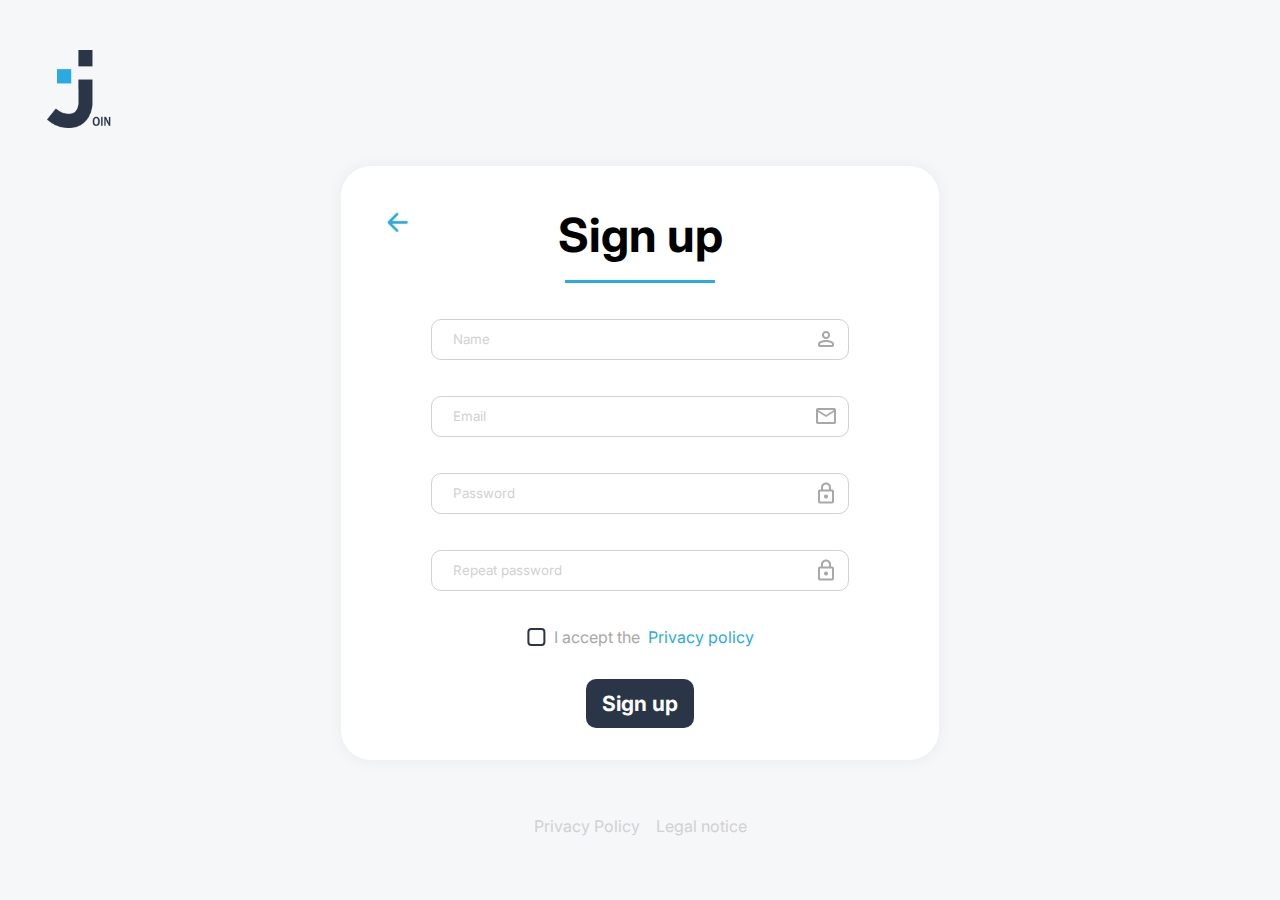
<file: sign-up.html>
<!DOCTYPE html>
<html lang="en">
  <head>
    <meta charset="UTF-8" />
    <meta name="viewport" content="width=device-width, initial-scale=1.0" />
    <title>Join - Sign Up</title>
    <link rel="stylesheet" href="sign-up.css" />
    <link rel="stylesheet" href="style.css" />
    <link rel="icon" type="image/png" href="./img/join-logo-blue.png" />
    <script src="data.js"></script>
    <script src="apiscripts.js"></script>
    <script src="auth.js"></script>
    <script src="login.js"></script>
    <script src="utility.js"></script>
    <script src="sign-up.js"></script>
    <script src="contacts.js"></script>
  </head>

  <body id="body">
    <div class="log-maincontainer">
      <div class="login-container">
        <img
          class="si-back-arrow"
          src="./img/arrow-left-icon.png"
          alt="go back"
          onclick="goBack()"
        />
        <div class="login-headline-container">
          <h1>Sign up</h1>
          <div class="login-separator"></div>
        </div>

        <form
          onsubmit="validateSignUp(event)"
          class="login-form"
          id="login-form"
        >
          <div class="login-input-container">
            <div class="login-input">
              <label for="entername" class="login-required" id="username"
                ><span id="sign-in-name" style="display: none"
                  >Please enter name</span
                >
                <span id="two-words" style="display: none"
                  >A name has to consist of at least two words</span
                ></label
              >
              <input
                required
                oninvalid="event.preventDefault(); showInvalidLogin('sign-in-name', 'entername')"
                onfocus="removeInvalidLogin('username', 'entername')"
                class="inputfield-basic-design log-nameinput"
                type="text"
                autocomplete="name"
                id="entername"
                name="name"
                placeholder="Name"
              />
            </div>
            <div class="login-input">
              <label for="entermail" class="login-required" id="usermail"
                ><span id="sign-in-email" style="display: none"
                  >Please enter e-mail</span
                ><span id="email-taken" style="display: none"
                  >E-Mail already taken</span
                ></label
              >
              <input
                required
                oninvalid="event.preventDefault(); showInvalidLogin('sign-in-email', 'entermail')"
                onfocus="removeInvalidLogin('usermail', 'entermail')"
                class="inputfield-basic-design log-mailinput"
                type="email"
                autocomplete="email"
                id="entermail"
                name="email"
                placeholder="Email"
              />
            </div>
            <div class="login-input">
              <label for="enterpassword" id="sign-in-pw" class="login-required"
                ><span id="missing-pw" style="display: none"
                  >Please enter password</span
                ></label
              >
              <input
                required
                oninvalid="event.preventDefault(); showInvalidLogin('missing-pw', 'enterpassword')"
                onfocus="removeInvalidLogin('sign-in-pw', 'enterpassword')"
                class="inputfield-basic-design log-pwinput"
                type="password"
                id="enterpassword"
                name="password"
                placeholder="Password"
              />
            </div>
            <div class="login-input">
              <label
                for="enter-repeat-password"
                id="sign-in-repeat-pw"
                class="login-required"
                ><span id="missing-repeat-pw" style="display: none"
                  >Please confirm password</span
                ><span id="incorrect-repeat-pw" style="display: none"
                  >Passwords do not match</span
                ></label
              >
              <input
                required
                oninvalid="event.preventDefault(); showInvalidLogin('missing-repeat-pw', 'enter-repeat-password')"
                onfocus="removeInvalidLogin('sign-in-repeat-pw', 'enter-repeat-password')"
                class="inputfield-basic-design log-pwinput"
                type="password"
                id="enter-repeat-password"
                name="repeat-password"
                placeholder="Repeat password"
              />
            </div>
            <div class="remember-container">
              <input
                type="checkbox"
                id="acceptPP"
                name="acceptPP"
                class="custom-checkbox"
                required="true"
                oninvalid="event.preventDefault(); invalidAcceptCheck()"
                onchange="resetAcceptCheck()"
              />
              <label for="acceptPP" class="custom-checkbox-login">
                <div class="checkbox-icon">
                  <svg
                    width="19"
                    height="18"
                    viewBox="0 0 19 18"
                    fill="none"
                    xmlns="http://www.w3.org/2000/svg"
                  >
                    <rect
                      class="unchecked"
                      x="1.38818"
                      y="1"
                      width="16"
                      height="16"
                      rx="3"
                      stroke="#2A3647"
                      stroke-width="2"
                    />
                    <path
                      class="checked"
                      d="M17.3882 8V14C17.3882 15.6569 16.045 17 14.3882 17H4.38818C2.73133 17 1.38818 15.6569 1.38818 14V4C1.38818 2.34315 2.73133 1 4.38818 1H12.3882"
                      stroke="#2A3647"
                      stroke-width="2"
                      stroke-linecap="round"
                    />
                    <path
                      class="checked"
                      d="M5.38818 9L9.38818 13L17.3882 1.5"
                      stroke="#2A3647"
                      stroke-width="2"
                      stroke-linecap="round"
                      stroke-linejoin="round"
                    />
                  </svg>
                </div>
                <span id="accept-text">I accept the</span>
                <span id="accept-invalid" style="display: none"
                  >Please accept the</span
                >
                <a class="privacy-link" href="privacy_policy.html"
                  >Privacy policy</a
                >
              </label>
            </div>
            <div class="login-buttons-container">
              <button
                type="submit"
                id="sign-in-submit"
                class="button-primary action-button-text su-button"
              >
                Sign up
              </button>
            </div>
          </div>
        </form>
      </div>
    </div>
    <div class="log-siteinfo">
      <a href="privacy_policy.html">Privacy Policy</a>
      <a href="impressum.html">Legal notice</a>
    </div>
    <img
      class="log-joinlogo"
      src="img/join-animation-logo.png"
      alt="Join logo"
    />
  </body>
</html>
</file>
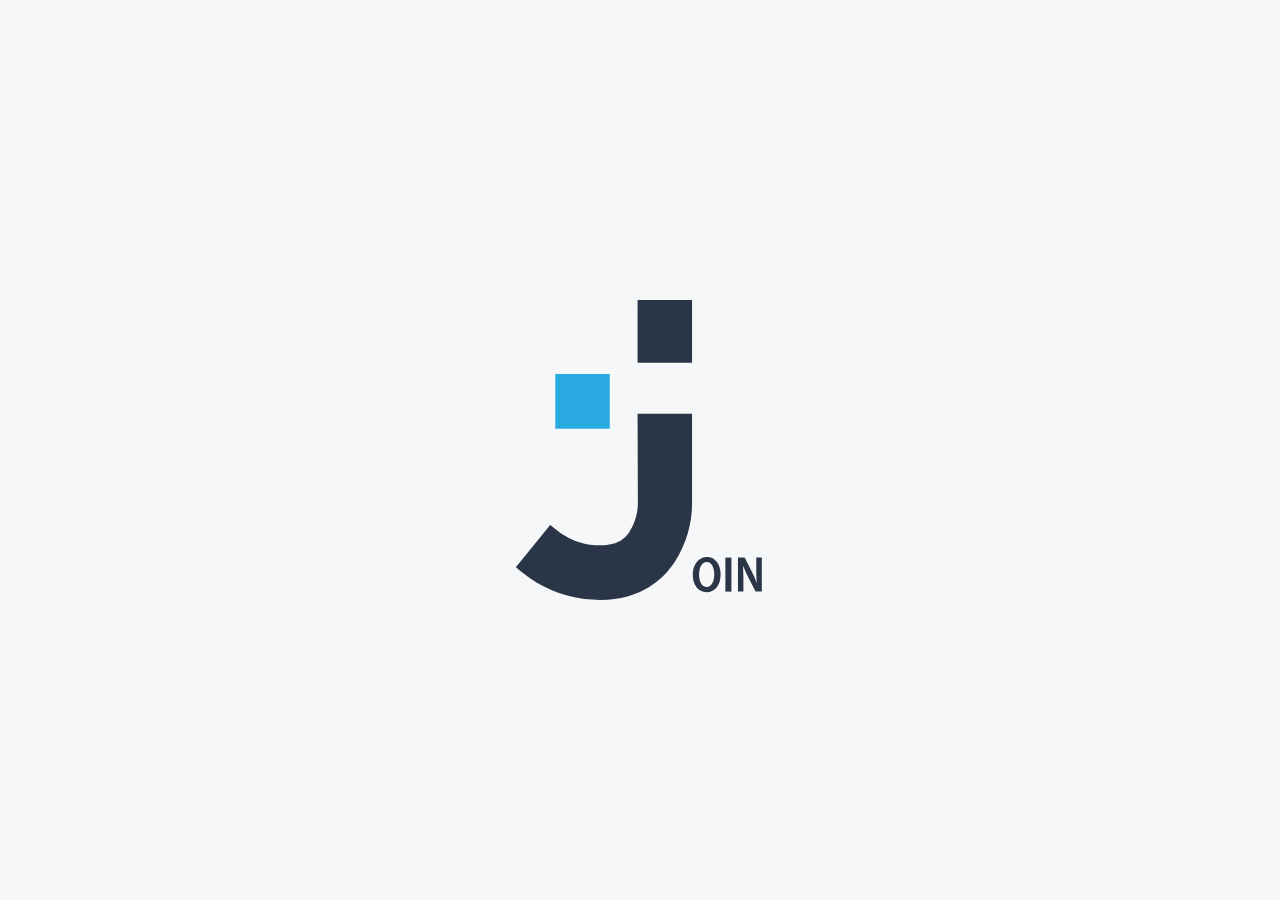
<file: summary.html>
<!DOCTYPE html>
<html lang="en">
  <head>
    <meta charset="UTF-8" />
    <meta name="viewport" content="width=device-width, initial-scale=1.0" />
    <script src="data.js"></script>
    <script src="shared.js"></script>
    <script src="utility.js"></script>
    <script src="Dragndrop.js"></script>
    <script src="templates.js"></script>
    <script src="search.js"></script>
    <script src="apiscripts.js"></script>
    <script src="task.js"></script>
    <script src="board.js"></script>
    <script src="summary.js"></script>
    <script src="apiscripts.js"></script>
    <script src="login.js"></script>
    <script src="auth.js"></script>
    <script src="auth_summary.js"></script>
    <link rel="stylesheet" href="header.css" />
    <link rel="stylesheet" href="navigation.css" />
    <link rel="stylesheet" href="style.css" />
    <link rel="stylesheet" href="board.css" />
    <link rel="stylesheet" href="task-small.css" />
    <link rel="stylesheet" href="task-large.css" />
    <link rel="stylesheet" href="add_task-overlay.css" />
    <link rel="stylesheet" href="add-task-overlay-responsive.css" />
    <link rel="stylesheet" href="task_large_edit.css" />
    <link rel="stylesheet" href="header.css" />
    <link rel="stylesheet" href="navigation-responsive.css" />
    <link rel="stylesheet" href="summary.css" />
    <link rel="icon" type="image/png" href="./img/join-logo-blue.png" />
    <title>Join - Summary</title>

  </head>

  <body id="body" onload="accessPage()" style="display: none">
    <header>
      <div class="header-left">
        <img
          class="join-logo-header"
          src="./img/join-logo-blue.png"
          alt="Join Logo"
        />
        <span class="header-title">Kanban Project Management Tool</span>
      </div>
      <div class="header-right">
        <a href="help.html"
          ><img class="help-icon" src="./img/question-icon.png" alt="help icon"
        /></a>
        <div
          class="user-profile-initials"
          id="user-profile-initials"
          onclick="toggleDropdown(event)"
        >
          G
        </div>
        <div class="dropdown" id="dropdownMenu">
          <div class="dropdown-content">
            <a href="help.html">Help</a>
            <a href="impressum.html">Legal Notice</a>
            <a href="privacy_policy.html">Privacy Policy</a>
            <a onclick="logoutUser()">Log Out</a>
          </div>
        </div>
      </div>
    </header>
    <div class="navigation">
      <img class="join-logo" src="./img/join-logo.png" alt="Join Logo" />
      <div class="navigation-main">
        <div class="navigation-items-section" id="navigation-items">
          <div class="navigation-item active">
            <a href="summary.html">
              <svg xmlns="http://www.w3.org/2000/svg">
                <path
                  d="M23.2273 0.48291H2.77273H2.5C1.39543 0.48291 0.5 1.37864 0.5 2.48321C0.5 2.663 0.5 2.79037 0.5 2.82288V23.2774V23.4829C0.5 24.5875 1.39572 25.4829 2.50029 25.4829C2.64377 25.4829 2.74401 25.4829 2.77272 25.4829H23.2273C23.256 25.4829 23.3562 25.4829 23.4997 25.4829C24.6043 25.4829 25.5 24.587 25.5 23.4824C25.5 23.3756 25.5 23.3017 25.5 23.2774V2.82285C25.5 2.79035 25.5 2.66299 25.5 2.48321C25.5 1.37864 24.6043 0.48291 23.4997 0.48291C23.3562 0.48291 23.256 0.48291 23.2273 0.48291ZM15.2727 23.2774H2.77273V14.1865H15.2727V23.2774ZM15.2727 11.9138H2.77273V2.82288L15.2727 2.82285V11.9138ZM23.2273 23.2774H17.5455V2.82288H23.2273V23.2774Z"
                  fill="#CDCDCD"
                />
              </svg>
              <span>Summary</span>
            </a>
          </div>
          <div class="navigation-item">
            <a href="add_task.html">
              <svg xmlns="http://www.w3.org/2000/svg">
                <path
                  d="M2.62652 25.1853C1.95579 25.1853 1.38161 24.9465 0.903963 24.4688C0.426321 23.9912 0.1875 23.417 0.1875 22.7462V5.67308C0.1875 5.00235 0.426321 4.42816 0.903963 3.95052C1.38161 3.47287 1.95579 3.23405 2.62652 3.23405H13.5107L11.0716 5.67308H2.62652V22.7462H19.6997V14.2706L22.1387 11.8316V22.7462C22.1387 23.417 21.8999 23.9912 21.4223 24.4688C20.9446 24.9465 20.3704 25.1853 19.6997 25.1853H2.62652ZM16.2546 3.93527L17.9924 5.64259L9.9436 13.6914V15.4292H11.6509L19.7302 7.34991L21.468 9.05722L13.3887 17.1365C13.1651 17.3601 12.906 17.5379 12.6113 17.67C12.3166 17.8021 12.0066 17.8682 11.6814 17.8682H8.72409C8.37856 17.8682 8.08892 17.7513 7.85518 17.5176C7.62144 17.2839 7.50457 16.9942 7.50457 16.6487V13.6914C7.50457 13.3662 7.56555 13.0562 7.6875 12.7615C7.80945 12.4668 7.98222 12.2076 8.20579 11.9841L16.2546 3.93527ZM21.468 9.05722L16.2546 3.93527L19.3034 0.886492C19.7912 0.398688 20.3755 0.154785 21.0564 0.154785C21.7373 0.154785 22.3115 0.398688 22.779 0.886492L24.4863 2.6243C24.9538 3.09178 25.1875 3.66088 25.1875 4.33161C25.1875 5.00235 24.9538 5.57145 24.4863 6.03893L21.468 9.05722Z"
                  fill="#CDCDCD"
                />
              </svg>
              <span>Add Task</span>
            </a>
          </div>
          <div class="navigation-item">
            <a href="board.html">
              <svg xmlns="http://www.w3.org/2000/svg">
                <path
                  d="M22.9546 2.75564L22.9546 23.21C22.954 23.8125 22.7143 24.3903 22.2882 24.8163C21.8622 25.2424 21.2844 25.4821 20.6819 25.4827L16.1365 25.4827C15.5339 25.4821 14.9562 25.2424 14.5301 24.8163C14.104 24.3903 13.8644 23.8125 13.8638 23.21L13.8638 2.75564C13.8644 2.15306 14.104 1.57534 14.5301 1.14926C14.9562 0.723172 15.5339 0.483533 16.1365 0.48293L20.6819 0.48293C21.2844 0.483533 21.8622 0.723172 22.2882 1.14926C22.7143 1.57534 22.954 2.15306 22.9546 2.75564ZM16.1365 23.21L20.6819 23.21L20.6819 2.75564L16.1365 2.75564L16.1365 23.21ZM16.1365 2.75564L16.1365 23.21C16.1359 23.8125 15.8962 24.3902 15.4701 24.8163C15.0441 25.2424 14.4663 25.482 13.8638 25.4826L9.31835 25.4826C8.71578 25.482 8.13806 25.2424 7.71197 24.8163C7.28589 24.3902 7.04625 23.8125 7.04565 23.2099L7.04565 2.75561C7.04625 2.15304 7.28589 1.57532 7.71197 1.14923C8.13806 0.723148 8.71578 0.483513 9.31835 0.48291L13.8638 0.48291C14.4663 0.483512 15.0441 0.723148 15.4701 1.14923C15.8962 1.57532 16.1359 2.15306 16.1365 2.75564ZM9.31835 23.2099L13.8638 23.21L13.8638 2.75564L9.31835 2.75561L9.31835 23.2099ZM9.31835 2.75561L9.31835 23.2099C9.31775 23.8125 9.07811 24.3902 8.65203 24.8163C8.22594 25.2424 7.64822 25.482 7.04565 25.4826L2.50024 25.4826C1.89767 25.482 1.31995 25.2424 0.893863 24.8163C0.467779 24.3902 0.228141 23.8125 0.227539 23.2099L0.227538 2.75561C0.22814 2.15304 0.467778 1.57532 0.893862 1.14923C1.31995 0.723148 1.89767 0.483513 2.50024 0.48291L7.04565 0.48291C7.64822 0.483513 8.22594 0.723148 8.65203 1.14923C9.07811 1.57532 9.31775 2.15304 9.31835 2.75561ZM2.50024 23.2099L7.04565 23.2099L7.04565 2.75561L2.50024 2.75561L2.50024 23.2099Z"
                  fill="#CDCDCD"
                />
                <path
                  d="M29.7727 2.75589L29.7727 23.2102C29.7721 23.8128 29.5324 24.3905 29.1064 24.8166C28.6803 25.2427 28.1026 25.4823 27.5 25.4829L22.9546 25.4829C22.352 25.4823 21.7743 25.2427 21.3482 24.8166C20.9221 24.3905 20.6825 23.8125 20.6819 23.21L20.6819 2.75564C20.6825 2.15306 20.9221 1.57559 21.3482 1.14951C21.7743 0.723424 22.352 0.483787 22.9546 0.483184L27.5 0.483184C28.1026 0.483786 28.6803 0.723424 29.1064 1.14951C29.5324 1.57559 29.7721 2.15331 29.7727 2.75589ZM22.9546 23.21L27.5 23.2102L27.5 2.75589L22.9546 2.75564L22.9546 23.21Z"
                  fill="#CDCDCD"
                />
              </svg>
              <span>Board</span>
            </a>
          </div>
          <div class="navigation-item">
            <a href="contacts.html">
              <svg xmlns="http://www.w3.org/2000/svg">
                <path
                  d="M12 20.4829C10.8333 20.4829 9.71875 20.6652 8.65625 21.0298C7.59375 21.3944 6.625 21.9412 5.75 22.6704V22.9829H18.25V22.6704C17.375 21.9412 16.4062 21.3944 15.3438 21.0298C14.2812 20.6652 13.1667 20.4829 12 20.4829ZM3.25 21.5454C4.375 20.4412 5.68229 19.5715 7.17188 18.936C8.66146 18.3006 10.2708 17.9829 12 17.9829C13.7292 17.9829 15.3385 18.3006 16.8281 18.936C18.3177 19.5715 19.625 20.4412 20.75 21.5454V5.48291H3.25V21.5454ZM12 15.4829C10.7917 15.4829 9.76042 15.0558 8.90625 14.2017C8.05208 13.3475 7.625 12.3162 7.625 11.1079C7.625 9.89958 8.05208 8.86833 8.90625 8.01416C9.76042 7.15999 10.7917 6.73291 12 6.73291C13.2083 6.73291 14.2396 7.15999 15.0938 8.01416C15.9479 8.86833 16.375 9.89958 16.375 11.1079C16.375 12.3162 15.9479 13.3475 15.0938 14.2017C14.2396 15.0558 13.2083 15.4829 12 15.4829ZM12 12.9829C12.5208 12.9829 12.9635 12.8006 13.3281 12.436C13.6927 12.0715 13.875 11.6287 13.875 11.1079C13.875 10.5871 13.6927 10.1444 13.3281 9.77979C12.9635 9.4152 12.5208 9.23291 12 9.23291C11.4792 9.23291 11.0365 9.4152 10.6719 9.77979C10.3073 10.1444 10.125 10.5871 10.125 11.1079C10.125 11.6287 10.3073 12.0715 10.6719 12.436C11.0365 12.8006 11.4792 12.9829 12 12.9829ZM3.25 25.4829C2.5625 25.4829 1.97396 25.2381 1.48438 24.7485C0.994792 24.259 0.75 23.6704 0.75 22.9829V5.48291C0.75 4.79541 0.994792 4.20687 1.48438 3.71729C1.97396 3.2277 2.5625 2.98291 3.25 2.98291H4.5V0.48291H7V2.98291H17V0.48291H19.5V2.98291H20.75C21.4375 2.98291 22.026 3.2277 22.5156 3.71729C23.0052 4.20687 23.25 4.79541 23.25 5.48291V22.9829C23.25 23.6704 23.0052 24.259 22.5156 24.7485C22.026 25.2381 21.4375 25.4829 20.75 25.4829H3.25Z"
                  fill="#CDCDCD"
                />
              </svg>
              <span>Contacts</span>
            </a>
          </div>
        </div>
        <div class="footer-notes">
          <a href="privacy_policy.html"><span>Privacy Policy</span></a>
          <a href="impressum.html"><span>Legal notice</span></a>
        </div>
      </div>
    </div>
    <div class="summary-maincontainer">
      <div class="summary-container">
        <div class="summary-header">
          <h1>Join 360</h1>
          <div class="separator-summary-header"></div>
          <h2>Key Metrics at a Glance</h2>
          <div class="separator-summary-header2"></div>
        </div>
        <div class="summary-board">
          <div class="summary-elements">
            <div class="su-board-top">
              <div onclick="redirectToPage()" class="su-done-to-do">
                <div class="su-pen">
                  <svg
                    width="19"
                    height="19"
                    viewBox="0 0 19 19"
                    fill="none"
                    xmlns="http://www.w3.org/2000/svg"
                  >
                    <path
                      d="M2 17H3.4L12.025 8.375L10.625 6.975L2 15.6V17ZM16.3 6.925L12.05 2.725L13.45 1.325C13.8333 0.941667 14.3042 0.75 14.8625 0.75C15.4208 0.75 15.8917 0.941667 16.275 1.325L17.675 2.725C18.0583 3.10833 18.2583 3.57083 18.275 4.1125C18.2917 4.65417 18.1083 5.11667 17.725 5.5L16.3 6.925ZM14.85 8.4L4.25 19H0V14.75L10.6 4.15L14.85 8.4Z"
                      fill="#2A3647"
                    />
                  </svg>
                </div>
                <a href="board.html">
                  <div class="su-count">
                    <div  id="todoCount">0</div>
                    <span>To-do</span>
                  </div>
                </a>
              </div>
              <div onclick="redirectToPage()" class="su-done-to-do">
                <div class="su-checkmark">
                  <svg
                    width="38"
                    height="30"
                    viewBox="0 0 38 30"
                    fill="none"
                    xmlns="http://www.w3.org/2000/svg"
                  >
                    <path
                      d="M4.02832 15.0001L15.2571 26.0662L33.9717 3.93408"
                      stroke="white"
                      fill="none"
                      stroke-width="7"
                      stroke-linecap="round"
                      stroke-linejoin="round"
                    />
                  </svg>
                </div>
                <a href="board.html">
                  <div class="su-count">
                    <div id="doneCount">0</div>
                    <span>Done</span>
                  </div>
                </a>
              </div>
            </div>
            <a href="board.html">
              <div class="su-urgent">
                <div class="su-urgent-content">
                  <div class="su-urgent-left">
                    <div class="urgency-marker">
                      <svg
                        width="21"
                        height="16"
                        viewBox="0 0 21 16"
                        fill="none"
                        xmlns="http://www.w3.org/2000/svg"
                      >
                        <path
                          d="M19.2597 15.4464C19.0251 15.4468 18.7965 15.3719 18.6077 15.2328L10.3556 9.14965L2.10356 15.2328C1.98771 15.3184 1.85613 15.3803 1.71633 15.4151C1.57652 15.4498 1.43124 15.4567 1.28877 15.4354C1.14631 15.414 1.00944 15.3648 0.885997 15.2906C0.762552 15.2164 0.654943 15.1186 0.569314 15.0029C0.483684 14.8871 0.421712 14.7556 0.386936 14.6159C0.352159 14.4762 0.345259 14.331 0.366629 14.1887C0.409788 13.9012 0.565479 13.6425 0.799451 13.4697L9.70356 6.89926C9.89226 6.75967 10.1208 6.68433 10.3556 6.68433C10.5904 6.68433 10.819 6.75967 11.0077 6.89926L19.9118 13.4697C20.0977 13.6067 20.2356 13.7988 20.3057 14.0186C20.3759 14.2385 20.3747 14.4749 20.3024 14.6941C20.2301 14.9133 20.0904 15.1041 19.9031 15.2391C19.7159 15.3742 19.4907 15.4468 19.2597 15.4464Z"
                          fill="#FF3D00"
                        />
                        <path
                          d="M19.2597 9.69733C19.0251 9.69774 18.7965 9.62289 18.6077 9.48379L10.3556 3.40063L2.10356 9.48379C1.86959 9.6566 1.57651 9.72945 1.28878 9.68633C1.00105 9.6432 0.742254 9.48762 0.569318 9.25383C0.396382 9.02003 0.323475 8.72716 0.366634 8.43964C0.409793 8.15213 0.565483 7.89352 0.799455 7.72072L9.70356 1.15024C9.89226 1.01065 10.1208 0.935303 10.3556 0.935303C10.5904 0.935303 10.819 1.01065 11.0077 1.15024L19.9118 7.72072C20.0977 7.85763 20.2356 8.04974 20.3057 8.26962C20.3759 8.4895 20.3747 8.72591 20.3024 8.94509C20.2301 9.16427 20.0904 9.35503 19.9031 9.49012C19.7159 9.62521 19.4907 9.69773 19.2597 9.69733Z"
                          fill="#FF3D00"
                        />
                      </svg>
                    </div>
                    <div class="su-count">
                      <div id="urgentCount">0</div>
                      <span>Urgent</span>
                    </div>
                  </div>
                  <div class="separator-urgency"></div>
                  <div class="deadline">
                    <div id="nextDeadlineTask"><span>0</span></div>
                    <span>Upcoming Deadline</span>
                  </div>
                </div>
              </div>
            </a>
            <a href="board.html">
              <div class="su-tasks">
                <div class="su-task-areas">
                  <div id="tasksInBoardCount">0</div>
                  <span>Tasks In Board</span>
                </div>
                <div class="su-task-areas">
                  <div id="tasksInProgressCount">0</div>
                  <span>Tasks In Progress</span>
                </div>
                <div class="su-task-areas">
                  <div id="awaitingFeedbackCount">0</div>
                  <span>Awaiting Feedback</span>
                </div>
              </div>
            </a>
          </div>
          <div class="summary-greeting" id="summary-greeting">
            <div id="greetingMessage"></div>
            <span id="greetingUserName"></span>
          </div>
        </div>
      </div>
    </div>
  </body>
</html>
</file>
<file: header.css>
/* header */

header {
  width: 100%;
  height: 96px;
  position: fixed;
  z-index: 10;
  top: 0;
  left: 0;
  right: 0;
  display: flex;
  background-color: white;
  box-shadow: 0 4px 4px 0 var(--shadow-color);
  align-items: center;
  font-weight: 400;
  font-size: 20px;
}

.header-left {
  display: flex;
  flex: 1;
  justify-content: flex-start;
  align-items: center;
  padding-right: 20px;
}

.header-title {
  margin-left: 272px;
}

.header-right {
  display: flex;
  flex: 1;
  justify-content: flex-end;
  align-items: center;
  padding-right: 40px;
  gap: 12px;
}

.user-profile-initials {
  width: 56px;
  height: 56px;
  display: flex;
  justify-content: center;
  align-items: center;
  border: 3px solid var(--brand-dark);
  border-radius: 100%;
  color: var(--brand-blue);
  font-weight: 500;
  cursor: pointer;
}

.user-profile-initials:hover {
  background-color: rgba(0, 0, 0, 0.1);
}

.help-span {
  display: none !important;
}

.join-logo-header {
  display: none;
}

.dropdown {
  position: absolute;
  display: none;
}

.dropdown-content {
  display: none;
  position: absolute;
  right: 0;
  top: 31px;
  box-shadow: 0 2px 8px rgba(0, 0, 0, 0.2);
  z-index: 10;
  min-width: 150px;
  background-color: var(--brand-dark);
  color: white;
  border-top-left-radius: 20px;
  border-bottom-left-radius: 20px;
  border-bottom-right-radius: 20px;
  border-top-right-radius: 0;
}

.dropdown-content a {
  color: #cdcdcd;
  padding: 12px 20px;
  text-decoration: none;
  display: block;
  font-size: 16px;
  cursor: pointer;
}

.dropdown-content a:hover {
  background-color: var(--navigation-hover);
  border-top-left-radius: 20px;
  border-bottom-left-radius: 20px;
  border-bottom-right-radius: 20px;
  border-top-right-radius: 0;
}

.dropdown-content {
  display: block;
}

.help-icon {
  cursor: pointer;
  transition: transform 0.3s ease;
}

.help-icon:hover {
  transform: scale(1.15);
}
</file>
<file: navigation.css>
/* navigation */

.navigation {
  background-color: rgb(43, 53, 72);
  height: auto;
  min-height: 100vh;
  width: 232px;
  display: flex;
  flex-direction: column;
  position: fixed;
  top: 0;
  left: 0;
  z-index: 20;
}

.join-logo {
  height: 121px;
  width: 100px;
  margin-top: 64px;
  margin-bottom: 114px;
  margin-left: 56px;
}

.navigation-logo {
  display: block;
}

.navigation-main {
  display: flex;
  flex-direction: column;
  align-items: flex-start;
  justify-content: space-between;
  flex: 1;
  padding-bottom: 64px;
  width: 100%;
}

.navigation-items-section {
  display: flex;
  flex-direction: column;
  width: 100%;
}

.navigation-item {
  display: flex;
  align-items: center;
  padding: 10px 0;
  color: #cdcdcd;
  font-size: 16px;
  cursor: pointer;
  padding-left: 56px;
  width: calc(100%-56px);
}

.navigation-item a {
  display: flex;
  align-items: center;
  text-decoration: none;
  width: 100%;
  color: inherit;
}

.navigation-item:hover {
  background-color: rgba(9, 25, 49, 1);
  color: white;
}

.navigation-item svg {
  height: 30px;
  width: 30px;
  margin-right: 10px;
}

.navigation-item:hover svg path {
  fill: white;
}

.navigation-icon {
  height: 30px;
  width: 30px;
  margin-right: 10px;
}

.footer-notes {
  display: flex;
  flex-direction: column;
  color: #cdcdcd;
  font-size: 16px;
  cursor: pointer;
  padding-left: 56px;
}

.footer-notes a {
  text-decoration: none;
  color: inherit;
  padding-top: 16px;
}

.footer-notes span {
  margin-bottom: 10px;
  cursor: pointer;
}

.footer-notes span:hover {
  color: #29abe1;
}

.active {
  background-color: rgba(9, 25, 49, 1);
  color: white;
}

.active svg path {
  fill: white;
}

/* navigation end */
</file>
<file: style.css>
:root {
  --shadow-color: rgba(0, 0, 0, 0.1);
  --background-main: rgba(246, 247, 248, 1);
  --brand-blue: rgba(41, 171, 226, 1);
  --brand-dark: rgba(42, 54, 71, 1);
  --brand-active: rgba(9, 25, 49, 1);
  --overlay-background: rgba(0, 0, 0, 0.3);
  --navigation-hover: rgba(42, 61, 89, 1);
}

@font-face {
  font-family: "Inter";
  src: url("./fonts/Inter-VariableFont_opsz,wght.ttf");
  font-weight: 100 900;
  font-style: normal;
}

html {
  overflow-x: hidden;
}

body {
  margin: 0;
  position: relative;
  box-sizing: border-box;
  font-family: "Inter";
  font-size: 16px;
  height: 100vh;
  overflow: hidden;
  background-color: var(--background-main);
}

::-webkit-scrollbar {
  width: 8px;
}

::-webkit-scrollbar-track {
  background: white;
}

::-webkit-scrollbar-thumb {
  background: rgba(168, 168, 168, 1);
  border-radius: 8px;
}

::-webkit-scrollbar-thumb:hover {
  background: #7e7e7e;
}

button {
  font-family: "Inter";
  font-size: 16px;
  font-weight: 400;
  margin: 0;
  padding-block: 0;
  padding-inline: 0;
}

button:disabled {
  opacity: 0.6;
}

button:disabled:hover {
  box-shadow: none;
}

.main {
  background-color: var(--background-main);
  height: calc(100% - 104px);
  width: calc(100% - 232px);
  padding-top: 100px;
  padding-left: 232px;
  display: flex;
  justify-content: flex-start;
}

.button-primary {
  background-color: var(--brand-dark);
  color: #ffffff;
  display: flex;
  align-items: center;
  justify-content: center;
  gap: 16px;
  padding: 12px 16px 12px 16px;
  border: 1px;
  border-radius: 10px;
}

.delete-button svg {
  height: 20px;
  width: 20px;
}

.delete-button svg path {
  fill: #ffffff;
}

.btn-with-icon {
  font-size: 21px;
}

.button-primary:hover {
  background-color: var(--brand-blue);
  cursor: pointer;
  box-shadow: 0px 4px 4px rgba(0, 0, 0, 0.3);
}

.button-primary:disabled:hover {
  background-color: var(--brand-dark);
  box-shadow: none;
}

.button-primary:active {
  background-color: var(--brand-active);
  cursor: pointer;
  box-shadow: 0px 4px 4px rgba(0, 0, 0, 0.3);
}

.button-secondary {
  background-color: transparent;
  font-weight: 400;
  color: var(--brand-dark);
  display: flex;
  align-items: center;
  justify-content: center;
  gap: 16px;
  padding: 12px 16px 12px 16px;
  border: 1px solid var(--brand-dark);
  border-radius: 10px;
}

.button-secondary:hover {
  border: 1px solid var(--brand-blue);
  cursor: pointer;
  box-shadow: 0px 4px 4px rgba(0, 0, 0, 0.3);
}

.button-secondary:active {
  border: 1px solid var(--brand-active);
  cursor: pointer;
  box-shadow: 0px 4px 4px rgba(0, 0, 0, 0.3);
}

.action-button-text {
  font-size: 21px;
  font-weight: 700;
}

.overlay {
  position: fixed;
  top: 0;
  right: 0;
  left: 0;
  bottom: 0;
  z-index: 50;
  background-color: var(--overlay-background);
  display: flex;
  justify-content: center;
  align-items: center;
}

.d-none {
  display: none;
}

@keyframes fadeIn {
  0% {
    opacity: 0;
  }
  100% {
    opacity: 1;
  }
}

.display-message {
  position: absolute;
  top: 100px;
  left: 50%;
  margin-left: -161px;
  z-index: 100;
  width: 326px;
  height: 74px;
  border-radius: 20px;
  display: flex;
  justify-content: center;
  align-items: center;
  background-color: var(--brand-dark);
  color: white;
  font-size: 20px;
  font-weight: 400;
  animation: fadeIn 200ms;
  transition: opacity 300ms ease-in-out;
}
</file>
<file: board.css>
.board-maincontainer {
  height: 100%;
  width: calc(100% - 232px);
  margin-left: 232px;
  display: flex;
  flex-direction: column;
  background-color: var(--background-main);
  overflow-y: scroll;
  overflow-x: hidden;
  max-width: 1688px;
  margin-right: auto;
}

.board-maincontainer::-webkit-scrollbar {
  display: none;
}

.full-board {
  display: flex;
  flex-direction: column;
  width: auto;
  height: 100%;
  margin-left: 64px;
  margin-right: 88px;
}

.board-container {
  margin-bottom: auto;
  height: 100%;
}

h1 {
  font-size: 61px;
  font-weight: 700;
}

.board-top {
  display: flex;
  justify-content: space-between;
  align-items: center;
  margin-top: 176px;
  height: 73px;
}

.board-input {
  display: flex;
  align-items: center;
  gap: 32px;
  box-sizing: border-box;
  max-width: 1920px;
}

.search-container {
  position: relative;
  display: flex;
  justify-content: center;
  align-items: center;
  width: 312px;
  height: 48px;
  background-color: white;
  border: solid 1px #a8a8a8;
  border-radius: 10px;
}

.search {
  width: 100%;
  border: none;
  text-indent: 10px;
  font-size: 20px;
  outline: none;
}

.search:focus {
  outline: none;
}

.search-container:focus-within {
  border-color: var(--brand-blue);
}

.search::placeholder {
  color: #d1d1d1;
}

.separator-search {
  height: 70%;
  width: 1px;
  background-color: #d1d1d1;
  margin-left: 16px;
}

.search-icon {
  aspect-ratio: 1 / 1;
  padding: 12px;
  padding: 12px;
  display: flex;
  align-items: center;
  cursor: pointer;
}

.search-icon svg {
  height: 20px;
  width: 20px;
}

.search-icon:hover {
  border-radius: 100%;
  background-color: rgba(238, 238, 238, 1);
}

.search-icon:active svg path {
  fill: var(--brand-blue);
}

.button-primary-board span {
  font-size: 21px;
  font-weight: 700;
}

.button-primary-board {
  height: 48px;
}

.board-columns {
  display: flex;
  justify-content: space-between;
  gap: 26px;
  width: 100%;
  height: calc(100% - 339px);
}

.single-column {
  display: flex;
  flex-direction: column;
  flex: 1;
  margin-top: 48px;
  width: 20%;
  height: 100%;
}

.tasks {
  flex: 1;
  display: flex;
  flex-direction: column;
  align-items: center;
  height: 100%;
}

.task-scroll {
  overflow-y: scroll;
  overflow-x: hidden;
  width: 100%;
  display: flex;
  flex-direction: column;
  align-items: center;
  height: 100%;
  border-radius: 16px;
}

.task-scroll::-webkit-scrollbar {
  display: none;
}

.column-description {
  display: flex;
  justify-content: space-between;
  align-items: center;
  margin-bottom: 8px;
}

.column-description img {
  width: 24px;
  height: 24px;
  transition: all 200ms;
  margin-right: 8px;
}

.column-description img:hover {
  cursor: pointer;
  transform: scale(1.05);
}

.column-description span {
  font-size: 20px;
  font-weight: 700;
  color: var(--brand-dark);
  margin-left: 8px;
}

.example {
  width: 100%;
  height: 263px;
  background-color: blue;
  border-radius: 16px;
  margin-bottom: 16px;
}

.empty-column {
  width: 92%;
  height: 48px;
  border-radius: 10px;
  border: dashed #a8a8a8;
  background-color: #e7e7e7;
  display: flex;
  justify-content: center;
  align-items: center;
  margin-left: 16px;
  margin-right: 16px;
  margin-top: 8px;
}

.empty-column span {
  color: #a8a8a8;
  font-size: 16px;
  font-weight: 400;
}

.move-icon-container {
  display: none;
}

.dragmenue {
  position: relative;
  display: none;
  z-index: 8;
}

.drag-area-highlight {
  background-color: #a8a8a8;
}

.drag-over-highlight {
  background-color: var(--brand-blue);
}

@media (pointer: coarse) {
  .move-icon-container {
    display: flex;
    justify-content: flex-end;
    align-items: flex-start;
    margin-bottom: 4px;
  }

  .move-icon {
    height: 34px;
    width: 34px;
    display: flex;
    justify-content: center;
    align-items: center;
  }

  .move-icon svg {
    width: 24px;
    height: 24px;
    padding: 4px;
  }

  .move-icon svg path {
    fill: rgba(42, 54, 71, 1);
  }

  .move-icon:active svg path {
    fill: rgba(41, 171, 226, 1) !important;
  }

  .dropdown-content div {
    color: #cdcdcd;
    padding: 12px 20px;
    text-decoration: none;
    display: block;
    font-size: 16px;
  }

  .dropdown-content div:hover {
    background-color: var(--navigation-hover);
    border-top-left-radius: 20px;
    border-bottom-left-radius: 20px;
    border-bottom-right-radius: 20px;
    border-top-right-radius: 0;
  }
}

.slide-in {
  animation: slideIn 0.2s ease forwards;
  opacity: 1;
}

@keyframes slideIn {
  from {
    transform: translateX(100%);
    opacity: 0;
  }
  to {
    transform: translateX(0);
    opacity: 1;
  }
}

.slide-out {
  animation: slideOut 0.2s ease forwards;
  opacity: 1;
}

@keyframes slideOut {
  from {
    transform: translateX(0);
    opacity: 1;
  }
  to {
    transform: translateX(100%);
    opacity: 0;
  }
}

@media (max-width: 1600px) {
  .board-top {
    margin-top: 144px;
  }
}

@media (max-width: 1400px) {
  .board-container {
    height: auto;
  }

  .full-board {
    margin-bottom: 40px;
  }

  .board-top {
    margin-top: 144px;
  }

  .task-scroll::-webkit-scrollbar {
    display: block;
  }

  .board-columns {
    width: 100%;
    justify-content: flex-start;
  }

  .board-columns {
    flex-direction: column;
    margin-top: 48px;
  }

  .single-column {
    width: 100%;
    flex: 0;
    margin-top: 0;
  }

  .tasks {
    flex-direction: row;
    width: 100%;
    height: 100%;
  }

  .task-scroll {
    display: flex;
    flex-direction: row;
    align-items: flex-start;
    height: 100%;
    overflow-x: auto;
    overflow-y: hidden;
    scrollbar-width: thin;
    width: 100%;
  }

  .example {
    width: 252px;
    margin-right: 16px;
    height: 244px;
    margin-bottom: 0;
    flex-shrink: 0;
  }

  .column-description {
    width: 240px;
    flex-direction: row-reverse;
    justify-content: flex-end;
    gap: 8px;
    margin-left: 8px;
  }

  .column-description img {
    margin-right: 0px;
  }

  .column-description span {
    margin-left: 0px;
  }

  .empty-column {
    width: 246px;
    margin: 8px;
  }

  .button-primary-board {
    height: 40px;
  }

  .button-primary-board span {
    font-size: 18px;
  }

  .button-primary-board img {
    width: 28px;
    height: 28px;
  }

  .search-container {
    width: 200px;
    height: 40px;
  }

  .search {
    font-size: 18px;
    padding: 0;
    text-indent: 16px;
    background-size: 17px 17px;
  }

  .separator-search {
    margin-left: 24px;
  }

  h1 {
    font-size: 47px;
  }

  .board-container {
    margin-bottom: 40px;
  }

  .board-input {
    gap: 16px;
  }

  .search-icon svg {
    height: 16px;
    width: 16px;
  }
}

@media (max-width: 1000px) {
  .board-maincontainer {
    height: 100%;
    width: auto;
    margin-left: 64px;
    margin-right: 64px;
  }

  .full-board {
    margin-left: 0px;
    margin-right: 0px;
  }

  .board-container {
    width: 100%;
    margin-bottom: 100px;
  }
}

@media (max-width: 750px) {
  .button-primary-board span {
    display: none;
  }

  .button-primary-board {
    width: 40px;
    height: 40px;
    padding: 0;
  }

  .board-maincontainer {
    margin-left: 16px;
    margin-right: 16px;
  }
}

@media (max-width: 550px) {
  .board-top {
    align-items: flex-start;
    position: relative;
  }

  h1 {
    margin-left: 8px;
  }

  .board-input {
    margin-left: 8px;
    margin-right: 8px;
  }
  .search {
    margin-left: 8px;
  }

  .board-input {
    margin-top: 8px;
    flex-direction: column-reverse;
    gap: 48px;
    align-items: end;
    margin-bottom: 24px;
    position: absolute;
    left: 0;
    right: 0;
  }

  h1 {
    margin-top: 0;
  }

  .board-columns {
    margin-top: 96px;
  }

  .search-container {
    width: 100%;
  }

  .column-description {
    flex-direction: row;
    justify-content: space-between;
    width: 100%;
    margin-bottom: 16px;
    margin-left: 0;
  }

  .column-description img {
    width: 30px;
    height: 30px;
    margin-right: 8px;
  }

  .column-description span {
    font-size: 27px;
    margin-left: 8px;
  }

  .search-container {
    height: 48px;
  }

  .search {
    font-size: 20px;
  }

  .empty-column {
    width: 100%;
    margin: 8px;
  }
}

@media (max-width: 376px) {
  .board-top {
    margin-top: 120px;
  }

  .board-input {
    margin-top: 2px;
    gap: 24px;
  }

  .button-primary-board {
    width: 38px;
    height: 38px;
  }

  h1 {
    font-size: 36px;
  }

  .board-columns {
    margin-top: 72px;
  }

  .search-container {
    height: 40px;
  }

  .example {
    width: 196px;
    height: 207px;
  }

  .column-description img {
    width: 30px;
    height: 30px;
  }

  .column-description span {
    font-size: 20px;
  }

  .search {
    font-size: 20px;
  }

  .empty-column span {
    font-size: 14px;
  }

  .ts-bar {
    width: 50% !important;
  }
}
</file>
<file: task-small.css>
.task-small-main {
  box-shadow: 0px 0px 10px 3px rgba(0, 0, 0, 0.08);
  width: calc(92% - 32px);
  border-radius: 24px;
  display: flex;
  justify-content: center;
  align-items: center;
  margin: 8px;
  padding: 16px;
  cursor: pointer;
  background-color: white;
  transition: transform 0.2s ease;
}

.task-small-main:hover {
  transform: scale(1.02);
  box-shadow: 0px 0px 10px 5px rgba(0, 0, 0, 0.08);
}

.task-small-main:active {
  opacity: 0.5;
  transform: rotate(5deg) scale(1.02);
  z-index: 1000;
  cursor: grabbing;
}

.drag-ghost {
  box-shadow: 0px 0px 10px 3px rgba(0, 0, 0, 0.08);
  width: calc(92% - 32px);
  border-radius: 24px;
  display: flex;
  justify-content: center;
  align-items: center;
  margin: 8px;
  padding: 16px;
  cursor: pointer;
  background-color: white;
  transition: transform 0.2s ease;
  z-index: 2000;
}

.ts-content {
  width: 100%;
  /* min-height: 212px; */
}

.ts-category {
  background-color: #0038ff;
  height: 27px;
  width: 100%;
  border-radius: 8px;
  display: flex;
  justify-content: center;
  align-items: center;
  font-size: 16px;
  color: white;
  font-weight: 400;
}

.ts-text-container {
  display: flex;
  flex-direction: column;
  gap: 8px;
  margin-top: 24px;
}

.ts-title {
  min-height: 36px;
  font-size: 16px;
  font-weight: bold;
  display: flex;
  align-items: center;
  hyphens: auto;
  word-wrap: break-word;
  overflow-wrap: break-word;
}

.ts-description {
  color: #a8a8a8;
  font-weight: 400;
  font-size: 16px;
  hyphens: auto;
  word-wrap: break-word;
  overflow-wrap: break-word;
}

.ts-footer {
  margin-top: 24px;
  display: flex;
  align-items: center;
  justify-content: space-between;
}

.ts-avatars {
  display: flex;
  flex-wrap: wrap;
}

.ts-avatar {
  color: white;
  display: flex;
  justify-content: center;
  align-items: center;
  border: 3px solid white;
  border-radius: 100%;
  width: 32px;
  height: 32px;
  font-size: 12px !important;
  font-weight: 400;
}

.ts-priority {
  display: flex;
  justify-content: center;
  align-items: center;
  height: 32px;
  width: 32px;
}

.ts-subtasks {
  display: flex;
  justify-content: space-between;
  align-items: center;
  height: 16px;
  margin-top: 24px;
}

.ts-bar {
  width: 55%;
  height: 8px;
  background-color: #f4f4f4;
  border-radius: 8px;
}

.ts-bar-percentage {
  background-color: #4589ff;
  width: 50%;
  height: 8px;
  border-radius: 8px;
}

.ts-progress {
  font-weight: 400;
  font-size: 12px;
}

@media (max-width: 1400px) {
  .task-small-main {
    min-height: min-content;
    min-width: min-content;
    max-width: min-content;
  }

  .ts-content {
    min-width: 220px;
    max-width: 220px;
    /* min-height: 212px; */
  }
}

@media (max-width: 376px) {
  .task-small-main {
    min-height: 159px;
    min-width: 180px;
    max-width: 180px;
  }

  .ts-content {
    min-width: 143px;
    max-width: 164px;
    min-height: 164px;
  }
}
</file>
<file: task-large.css>
.task-large {
  max-height: 90vh;
  width: 525px;
  background-color: white;
  box-shadow: 0px 0px 4px 1px lightgray;
  border-radius: 30px;
  display: flex;
  justify-content: center;
}

.task-large-content {
  padding: 48px 40px 48px 40px;
  width: 100%;
}

.tl-category {
  height: 36px;
  display: flex;
  justify-content: space-between;
  align-items: center;
}

.tl-category-text {
  background-color: orange;
  display: flex;
  justify-content: center;
  align-items: center;
  color: white;
  height: 36px;
  font-size: 23px;
  font-weight: 400;
  border-radius: 8px;
  padding: 4px 24px 4px 24px;
}

.tl-close-btn:hover {
  cursor: pointer;
}

.tl-scroll {
  height: calc(100% - 80px);
  margin-top: 16px;
  margin-bottom: 16px;
  overflow-y: scroll;
  overflow-x: hidden;
  scrollbar-color: transparent transparent;
}

.tl-title {
  margin-top: 24px;
  font-size: 61px;
  font-weight: 700;
  hyphens: auto;
  word-wrap: break-word;
  overflow-wrap: break-word;
}

.tl-description {
  margin-top: 24px;
  font-size: 20px;
  font-weight: 400;
  hyphens: auto;
  overflow-wrap: break-word;
  word-break: break-word;
}

.tl-date {
  margin-top: 24px;
  font-weight: 400;
  display: flex;
  justify-content: flex-start;
  align-items: center;
  gap: 25px;
}

.tl-date span {
  font-size: 20px;
  color: var(--brand-dark);
}

.tl-date div {
  font-size: 19px;
}

.tl-priority {
  margin-top: 24px;
  display: flex;
  justify-content: flex-start;
  align-items: center;
  gap: 25px;
}

.tl-priority span {
  font-size: 20px;
  color: var(--brand-dark);
}

.tl-priority-marker {
  display: flex;
  justify-content: center;
  align-items: center;
  gap: 10px;
  font-size: 19px;
}

.tl-assignment {
  display: flex;
  flex-direction: column;
  margin-top: 24px;
}

.tl-assignment span {
  font-size: 20px;
  color: var(--brand-dark);
}

.tl-avatar {
  background-color: orange;
  color: white;
  display: flex;
  justify-content: center;
  align-items: center;
  border: 3px solid white;
  border-radius: 100%;
  width: 42px;
  height: 42px;
  font-size: 12px !important;
  font-weight: 400;
}

.tl-persons {
  margin-top: 8px;
}

.tl-person {
  display: flex;
  justify-content: flex-start;
  align-items: center;
  gap: 16px;
  padding: 7px 16px 7px 16px;
}

.tl-person div {
  font-size: 19px;
}

.tl-name {
  font-size: 19px;
}

.tl-subtasks span {
  font-size: 20px;
  color: var(--brand-dark);
  hyphens: auto;
  word-wrap: break-word;
  overflow-wrap: break-word;
}

.tl-subtasks {
  display: flex;
  flex-direction: column;
  margin-top: 24px;
}

.tl-subtask span {
  font-size: 20px;
  color: var(--brand-dark);
}

.tl-sub-checks {
  display: flex;
  flex-direction: column;
  margin-top: 8px;
}

.tl-sub-checks img {
  width: 24px;
  height: 24px;
}

.tl-sub-check {
  display: flex;
  justify-content: flex-start;
  align-items: center;
  gap: 16px;
  padding: 6px 16px 6px 16px;
}

.tl-choice-buttons {
  width: 100%;
  display: flex;
  justify-content: flex-end;
  align-items: center;
  margin-top: 12px;
  gap: 8px;
}

.tl-choice {
  border: none;
  background-color: transparent;
  font-size: 16px;
  display: flex;
  align-items: center;
  gap: 8px;
  cursor: pointer;
}

.tl-choice:hover {
  color: var(--brand-blue);
  font-weight: 700;
}

.tl-choice:hover svg path {
  fill: var(--brand-blue);
}

.tl-buttons-separator {
  height: 18px;
  width: 1px;
  background-color: rgba(209, 209, 209, 1);
}

/* checkbox */

.summary-text li {
  display: flex;
  align-items: center;
  justify-content: space-between;
}

.tl-sub-check:hover {
  background-color: rgba(238, 238, 238, 1);
  border-radius: 8px;
}

.tl-sub-check:hover .checkbox-icon {
  background-color: rgba(209, 209, 209, 1);
}

.custom-checkbox {
  display: none;
}

.custom-checkbox-label-details {
  display: inline-flex;
  align-items: center;
  cursor: pointer;
  user-select: none;
}

.checkbox-text {
  margin-left: 8px;
  font-family: "Inter";
  margin-left: 16px;
  font-size: 16px !important;
}

.checkbox-icon {
  width: 24px;
  height: 24px;
  display: flex;
  justify-content: center;
  align-items: center;
  padding: 2px;
  border-radius: 4px;
  transition: all 0.3s ease-in-out;
}

.checkbox-icon:hover {
  border-radius: 100%;
}

.custom-checkbox:checked+.custom-checkbox-label .checkbox-icon svg .unchecked {
  display: none;
}

.custom-checkbox:checked+.custom-checkbox-label .checkbox-icon svg .checked {
  display: block;
}

.custom-checkbox+.custom-checkbox-label .checkbox-icon svg .checked {
  display: none;
}

@media (max-width: 550px) {
  .task-large {
    max-width: calc(100% - 20px) !important;
  }

  .tl-title {
    font-size: 45px;
  }

}

@media (max-width: 451px) {
  .tl-title {
    font-size: 40px;
  }

  .tl-category-text {
    font-size: 16px;
  }

}
</file>
<file: add_task-overlay.css>
:root {
  --outer-margin: 80px;
  --outer-margin-responsive: 30px;
}
.addtaskoverlay-close-button {
  border: none;
  position: absolute;
  top: 35px;
  right: 35px;
  cursor: pointer;
}

.addtask-maincontainer {
  width: calc(100% - 232px);
  margin-left: 232px;
  display: flex;
  flex-direction: column;
  background-color: var(--background-main);
}

.at-headline-maincontainer {
  height: auto;
  margin-top: 64px;
  display: flex;
  align-items: center;
}

.at-headline-maincontainer h1 {
  margin-left: var(--outer-margin);
  font-size: 61px;
}

.at-body-maincontainer {
  height: auto;
  max-height: 515px;
  overflow-y: auto;
  display: flex;
  align-items: stretch;
  justify-content: space-between;
  margin-left: var(--outer-margin);
  margin-right: var(--outer-margin);
  margin-bottom: 44px;
  gap: 48px;
}

.at-body-leftinput {
  height: 100%;
  flex: 1;
  margin-top: 20px;
}

.at-body-emptydiv {
  background-color: rgb(128, 128, 128, 0.5);
  width: 1px;
}

.at-body-rightinput {
  height: 100%;
  flex: 1;
  margin-top: 20px;
  margin-bottom: 44px;
}

.at-footer-maincontainer {
  height: auto;
  margin-bottom: 80px;
  display: flex;
  justify-content: space-between;
}

.at-footer-requiredtext {
  height: 20px;
  width: 200px;
  margin-left: var(--outer-margin);
}

.at-footer-buttoncontainer {
  margin-right: var(--outer-margin);
  display: flex;
  align-items: center;
  justify-content: space-between;
  gap: 16px;
}

.addtask-overlaycontainer {
  position: relative;
  width: 100%;
  max-width: 1116px;
  height: auto;
  max-height: 870px;
  background-color: white;
  border-radius: 30px;
  /*  animation: slideIn 0.2s ease-out forwards; */
  display: flex;
  flex-direction: column;
}

.addtask-maincontainer {
  width: calc(100% - 232px);
  margin-left: 232px;
  display: flex;
  flex-direction: column;
  background-color: var(--background-main);
  overflow-y: auto;
}

.at-headline-maincontainer {
  height: auto;
  margin-top: 64px;
  display: flex;
  align-items: center;
}

.at-headline-maincontainer h1 {
  margin-left: var(--outer-margin);
  font-size: 61px;
}

.at-body-maincontainer {
  height: auto;
  max-height: 515px;
  overflow-y: auto;
  display: flex;
  align-items: stretch;
  justify-content: space-between;
  margin-left: var(--outer-margin);
  margin-right: var(--outer-margin);
  margin-bottom: 44px;
  gap: 48px;
}

/* urgency selector buttons */

.outer {
  margin: auto;
  display: flex;
  justify-content: space-between;
  align-items: center;
  gap: 16px;
  background-color: transparent;
  margin-bottom: 20px;
}

.urgency-button {
  width: 100%;
  height: 56px;
  border: 2px solid rgba(0, 0, 0, 0.25);
  border-radius: 10px;
  padding: 16px 10px 16px 10px;
  flex: 1;
  font-family: "Inter";
  font-size: 20px;
  line-height: 24px;
  display: flex;
  justify-content: center;
  align-items: center;
  cursor: pointer;
  transition: all 125ms ease-in-out;
}

.urgency-button svg {
  margin-left: 8px;
}

.urgency-button:hover {
  box-shadow: 0 4px 4px 0 rgba(0, 0, 0, 0.25);
}

.urgent-button {
  background-color: white;
}

.urgent-active {
  background-color: #ff3d00;
  color: white;
  font-size: 21px;
  font-weight: 700;
}

.urgent-active svg path {
  fill: white;
}

.urgent-active:hover {
  box-shadow: none;
}

.medium-button {
  background-color: white;
}

.medium-active {
  background-color: rgba(255, 168, 0, 1);
  color: white;
  font-size: 21px;
  font-weight: 700;
}

.medium-active svg path {
  fill: white;
}

.medium-active:hover {
  box-shadow: none;
}

.low-button {
  background-color: white;
}

.low-active {
  background-color: rgba(122, 226, 41, 1);
  color: white;
  font-size: 21px;
  font-weight: 700;
}

.low-active svg path {
  fill: white;
}

.low-active:hover {
  box-shadow: none;
}

/* urgency selector buttons end */

/* inputfields */

label {
  margin-bottom: 8px;
  display: block;
}

.label-spacing {
  margin-top: 16px;
}

.inputfield-basic-design {
  border-radius: 10px;
  border: 1px solid #d1d1d1;
  background-color: white;
  padding: 10px;
  width: 100%;
  box-sizing: border-box;
  margin-bottom: 16px;
}

.inputfield-basic-design:focus {
  border: solid 1px;
  border-color: #29abe2;
  outline: none;
}

details:focus {
  border: solid 1px;
  border-color: #29abe2;
  outline: none;
}

::placeholder {
  font-family: "Inter", sans-serif;
  color: #d1d1d1;
}

.subtask-field {
  border-radius: 10px;
  border: 1px solid #d1d1d1;
  background-color: white;
  padding: 0;
  width: 100%;
  box-sizing: border-box;
  margin-bottom: 16px;
  display: flex;
  align-items: center;
  padding-right: 8px;
  display: flex;
  align-items: center;
}

.subtask-field svg {
  height: 20px;
  width: 20px;
  padding: 8px;
  cursor: pointer;
}

.subtask-field div {
  display: flex;
  justify-content: center;
  align-items: center;
}

.subtask-field div:hover {
  border-radius: 100px;
  border: none;
  background-color: #f0f0f0;
}

.subtask-field hr {
  height: 24px;
  width: 1px;
  background-color: #d1d1d1;
  border: none;
}

.subtask-field:focus-within {
  border: solid 1px;
  border-color: #29abe2;
  outline: none;
}

.subtasks-input {
  background-image: url("img/add-subtask-icon.png");
  background-position: right center;
  background-repeat: no-repeat;
  padding-right: 30px;
  flex: 1;
  cursor: pointer;
  margin: 0;
  outline: none;
  border: none;
  padding: 10px;
  border-radius: 10px;
}

.subtasks-input:is(:placeholder-shown) ~ div {
  display: none;
}

.subtasks-input:is(:placeholder-shown) ~ hr {
  display: none;
}

.subtasks-input:not(:placeholder-shown) {
  background-image: none;
}

fieldset {
  border: 0;
  padding: 0;
  width: 100%;
}

fieldset legend {
  position: absolute !important;
  width: 1px !important;
  height: 1px !important;
  padding: 0 !important;
  margin: -1px !important;
  overflow: hidden !important;
  clip: rect(0, 0, 0, 0) !important;
  white-space: nowrap !important;
  border: 0 !important;
}

summary::-webkit-details-marker {
  display: none;
}

summary .summary-text {
  display: inline;
  transition: opacity 0.2s ease;
}

details[open] summary .summary-text {
  opacity: 0;
}

.cl-avatar-space {
  margin-right: 10px;
  margin-left: 0;
}

.required {
  color: red;
}

.assigned-person {
  display: flex;
  flex-grow: 1;
  justify-content: space-between;
  margin-left: 10px;
}

.category-option {
  cursor: pointer;
  padding: 4px 0;
}

details {
  border: 1px solid #767676;
  border-radius: 3px;
  display: inline-flex;
  flex-direction: column;
  padding: 3px 6px;
  width: 100%;
}

details summary {
  display: flex;
  justify-content: space-between;
  align-items: center;
  cursor: pointer;
}

details summary::marker,
details summary::-webkit-details-marker {
  display: none;
}

details summary::after {
  content: "\25BC";
  display: inline-block;
  font-size: 0.6rem;
  height: 1rem;
  line-height: 1rem;
  margin-left: 0.5rem;
  transition: transform 0.25s;
}

details[open] summary::after {
  transform: rotate(180deg);
}

details[open] summary {
  margin-bottom: 1rem;
}

details ul {
  list-style: none;
  margin: 0;
  padding: 0;
  display: flex;
  flex-direction: column;
  max-height: 100px;
  overflow-y: scroll;
  scrollbar-color: rgba(168, 168, 168, 1) white;
}

details li {
  display: flex;
  align-items: center;
  padding: 8px 8px;
  cursor: pointer;
}

details ul li:hover {
  background: #eee;
  border-radius: 10px;
}

.task-avatar {
  background-color: orange;
  color: white;
  display: flex;
  justify-content: center;
  align-items: center;
  border: 3px solid white;
  border-radius: 100%;
  width: 36px;
  height: 36px;
  margin-left: 0px;
}

.cl-avatar-space {
  margin-right: 10px;
  margin-left: 0;
}

.assigned-person {
  display: flex;
  flex-grow: 1;
  justify-content: space-between;
  margin-left: 10px;
}

.custom-checkbox {
  display: none;
}

.custom-checkbox-label {
  display: flex;
  align-items: center;
  cursor: pointer;
  flex-grow: 1;
  justify-content: flex-end;
  margin-bottom: 0;
}

.checkbox-icon {
  width: 19px;
  height: 18px;
  transition: all 0.3s ease;
}

.custom-checkbox:checked
  + .custom-checkbox-label
  .checkbox-icon
  svg
  .unchecked {
  display: none;
}

.custom-checkbox:checked + .custom-checkbox-label .checkbox-icon svg .checked {
  display: block;
}

.custom-checkbox + .custom-checkbox-label .checkbox-icon svg .checked {
  display: none;
}

.selected-contacts {
  display: flex;
  flex-wrap: wrap;
}

/* category item */

.dropdown-item {
  display: flex;
  align-items: center;
  padding: 8px 12px;
  border-radius: 5px;
}

.dropdown-item:hover {
  background-color: #f0f0f0;
}

/* subtasks */

.addedsubtasks svg {
  height: 20px;
  width: 20px;
  cursor: pointer;
}

.subtask-icons hr {
  height: 24px;
  width: 1px;
  background-color: #d1d1d1;
  border: none;
}

.addedsubtasks li {
  display: flex;
  align-items: center;
  justify-content: space-between;
  position: relative;
}

.addedsubtasks li:hover {
  background-color: #f0f0f0;
  border-radius: 10px;
}

.subtask-icons {
  opacity: 0;
  align-items: center;
  gap: 10px;
  display: flex;
  margin-right: 15px;
}

.subtask-icons svg {
  transition: transform 0.2s ease;
}

.subtask-icons svg:hover {
  transform: scale(1.1);
}

.addedsubtasks li:hover .subtask-icons {
  opacity: 1;
}

.edit-svg,
.delete-svg {
  cursor: pointer;
}
</file>
<file: add-task-overlay-responsive.css>
@media (max-height: 890px) {
  .addtask-overlaycontainer {
    height: calc(100vh - 40px);
    background-color: white;
    border-radius: 30px;
    animation: slideIn 0.2s ease-out forwards;
  }

  .addtask-overlaycontainer-out {
    width: 1116px;
    height: calc(100vh - 40px);
    background-color: white;
    border-radius: 30px;
    animation: slideOut 0.2s ease-out forwards;
  }

  .form-height {
    display: flex;
    flex-direction: column;
    height: calc(100% - 200px);
  }
}

@media (max-width: 1250px) {
  .addtask-overlaycontainer {
    width: 90%;
  }
}

@media (max-width: 1000px) {
  .addtask-overlaycontainer {
    width: 90%;
    background-color: white;
    border-radius: 30px;
    animation: slideIn 0.2s ease-out forwards;
    scrollbar-color: rgba(168, 168, 168, 1) var(--background-main);
  }
  .at-body-emptydiv {
    display: none;
  }
  .at-body-maincontainer {
    
    display: flex;
    flex-direction: column;
    overflow-y: scroll !important;
  }
  .at-headline-maincontainer {
    display: flex;
    justify-content: center;
    position: sticky;
  }
  .at-headline-maincontainer h1 {
    margin-left: 0;
    font-size: 51px;
  }
  .at-footer-maincontainer{
    margin-bottom: 20px;
  }

  .at-body-rightinput {
    margin-top: 0px;
}

}
@media (max-width: 750px) {
  .displaynone {
    display: none;
  }
}

@media (max-width: 605px) {
  .addtask-overlaycontainer {
    width: 100%;
    height: 100vh;
    border-radius: 0;
  }
  .at-footer-maincontainer{
    margin-bottom: 0px;
  }
  .at-footer-maincontainer {
    display: flex;
    flex-direction: column-reverse;
    align-items: center;
    gap: 15px;
  }
  .at-footer-buttoncontainer {
    margin-right: 0px;
  }
  .at-footer-requiredtext {
    margin-left: 0px;
    width: 162px;
  }
  .outer {
    display: flex;
    flex-direction: column;
  }
  .at-headline-maincontainer h1 {
    font-size: 41px;
  }
  .at-body-maincontainer {
    margin-left: var(--outer-margin-responsive);
    margin-right: var(--outer-margin-responsive);
  }
}
@media (max-width: 500px) {
  .at-headline-maincontainer h1 {
    font-size: 31px;
  }
  .at-body-maincontainer {
    margin-left: var(--outer-margin-responsive);
    margin-right: var(--outer-margin-responsive);
  }
}
</file>
<file: task_large_edit.css>
#edit-task-overlay {
  display: flex;
  flex-direction: column;
  position: fixed;
  top: 0;
  right: 0;
  left: 0;
  bottom: 0;
  z-index: 50;
  background-color: var(--overlay-background);
}

.task-large-edit {
  max-height: 90vh;
  width: 525px;
  background-color: white;
  box-shadow: 0px 0px 4px 1px lightgray;
  border-radius: 30px;
  display: flex;
  flex-direction: column;
  overflow: hidden;
  z-index: 5;
}

.form-container {
  padding: 18px;
  padding-bottom: 0;
  flex-grow: 1;
  overflow-y: auto;
}

.header {
  background-color: white;
  z-index: 10;
  padding: 18px;
  height: 36px;
}

.footer {
  position: sticky;
  bottom: 0;
  right: 0;
  background-color: white;
  padding: 10px;
  display: flex;
  justify-content: flex-end;
  z-index: 10;
}

.outer {
  margin: auto;
  display: flex;
  justify-content: space-between;
  align-items: center;
  gap: 16px;
  margin-bottom: 20px;
}

.urgency-button {
  width: 100%;
  height: 56px;
  box-shadow: 0 4px 4px 0 rgba(0, 0, 0, 0.25);
  border: none;
  border-radius: 10px;
  padding: 16px 10px 16px 10px;
  flex: 1;
  font-family: "Inter";
  font-size: 20px;
  line-height: 24px;
  display: flex;
  justify-content: center;
  align-items: center;
  cursor: pointer;
  transition: all 125ms ease-in-out;
}

.urgency-button svg {
  margin-left: 8px;
}

.urgency-button:hover {
  box-shadow: 0 4px 4px 0 rgba(0, 0, 0, 0.5);
}

.urgent-button {
  background-color: white;
}

.urgent-active {
  background-color: #ff3d00;
  color: white;
  font-size: 21px;
  font-weight: 700;
}

.urgent-active svg path {
  fill: white;
}

.urgent-active:hover {
  box-shadow: none;
}

.medium-button {
  background-color: white;
}

.medium-active {
  background-color: rgba(255, 168, 0, 1);
  color: white;
  font-size: 21px;
  font-weight: 700;
}

.medium-active svg path {
  fill: white;
}

.medium-active:hover {
  box-shadow: none;
}

.low-button {
  background-color: white;
}

.low-active {
  background-color: rgba(122, 226, 41, 1);
  color: white;
  font-size: 21px;
  font-weight: 700;
}

.low-active svg path {
  fill: white;
}

.low-active:hover {
  box-shadow: none;
}

/* urgency selector buttons end */

/* inputfields */

label {
  margin-bottom: 8px;
  display: block;
}

.label-spacing {
  margin-top: 16px;
}

.inputfield-basic-design {
  border-radius: 10px;
  border: 1px solid #d1d1d1;
  background-color: white;
  padding: 10px;
  width: 100%;
  box-sizing: border-box;
  margin-bottom: 16px;
  font-family: "Inter", sans-serif;
}

.inputfield-basic-design:focus {
  border: solid 1px;
  border-color: #29abe2;
  outline: none;
}

details:focus {
  border: solid 1px;
  border-color: #29abe2;
  outline: none;
}

::placeholder {
  font-family: "Inter", sans-serif;
  color: #d1d1d1;
}

.subtask-field {
  border-radius: 10px;
  border: 1px solid #d1d1d1;
  background-color: white;
  padding: 0;
  width: 100%;
  box-sizing: border-box;
  margin-bottom: 16px;
  display: flex;
  align-items: center;
  padding-right: 8px;
  display: flex;
  align-items: center;
}

.subtask-field svg {
  height: 20px;
  width: 20px;
  padding: 8px;
  cursor: pointer;
}

.subtask-field div {
  display: flex;
  justify-content: center;
  align-items: center;
}

.subtask-field div:hover {
  border-radius: 100px;
  border: none;
  background-color: #f0f0f0;
}

.subtask-field hr {
  height: 24px;
  width: 1px;
  background-color: #d1d1d1;
  border: none;
}

.subtask-field:focus-within {
  border: solid 1px;
  border-color: #29abe2;
  outline: none;
}

.subtasks-input {
  background-image: url("img/add-subtask-icon.png");
  background-position: right center;
  background-repeat: no-repeat;
  padding-right: 30px;
  flex: 1;
  cursor: pointer;
  margin: 0;
  outline: none;
  border: none;
  padding: 10px;
  border-radius: 10px;
}

.subtasks-input:is(:placeholder-shown) ~ div {
  display: none;
}

.subtasks-input:is(:placeholder-shown) ~ hr {
  display: none;
}

.subtasks-input:not(:placeholder-shown) {
  background-image: none;
}

.addedsubtasks {
  margin-left: 8px;
  margin-right: 8px;
  display: flex;
  flex-direction: column;
}

fieldset {
  border: 0;
  padding: 0;
  width: 100%;
}

fieldset legend {
  position: absolute !important;
  width: 1px !important;
  height: 1px !important;
  padding: 0 !important;
  margin: -1px !important;
  overflow: hidden !important;
  clip: rect(0, 0, 0, 0) !important;
  white-space: nowrap !important;
  border: 0 !important;
}

summary::-webkit-details-marker {
  display: none;
}

summary .summary-text {
  display: inline;
  transition: opacity 0.2s ease;
}

details[open] summary .summary-text {
  opacity: 0;
}

.cl-avatar-space {
  margin-right: 10px;
  margin-left: 0;
}

.required {
  color: red;
}

.assigned-person {
  display: flex;
  flex-grow: 1;
  justify-content: space-between;
  margin-left: 10px;
}

.category-option {
  cursor: pointer;
  padding: 4px 0;
}

details {
  border: 1px solid #767676;
  border-radius: 3px;
  display: inline-flex;
  flex-direction: column;
  padding: 3px 6px;
  width: 100%;
}

details summary {
  display: flex;
  justify-content: space-between;
  align-items: center;
  cursor: pointer;
}

details summary::marker,
details summary::-webkit-details-marker {
  display: none;
}

details summary::after {
  content: "\25BC";
  display: inline-block;
  font-size: 0.6rem;
  height: 1rem;
  line-height: 1rem;
  margin-left: 0.5rem;
  transition: transform 0.25s;
}

details[open] summary::after {
  transform: rotate(180deg);
}

details[open] summary {
  margin-bottom: 1rem;
}

details ul {
  list-style: none;
  margin: 0;
  padding: 0;
  display: flex;
  flex-direction: column;
}

details li {
  display: flex;
  align-items: center;
  padding: 8px 8px;
  cursor: pointer;
}

details ul li:hover {
  background: #eee;
  border-radius: 10px;
}

.task-avatar {
  background-color: orange;
  color: white;
  display: flex;
  justify-content: center;
  align-items: center;
  border: 3px solid white;
  border-radius: 100%;
  width: 36px;
  height: 36px;
  margin-left: 0px;
}

.cl-avatar-space {
  margin-right: 10px;
  margin-left: 0;
}

.assigned-person {
  display: flex;
  flex-grow: 1;
  justify-content: space-between;
  margin-left: 10px;
}

.custom-checkbox {
  display: none;
}

.custom-checkbox-label {
  display: flex;
  align-items: center;
  cursor: pointer;
  flex-grow: 1;
  justify-content: flex-end;
  margin-bottom: 0;
}

.checkbox-icon {
  width: 19px;
  height: 18px;
  transition: all 0.3s ease;
}

.custom-checkbox:checked
  + .custom-checkbox-label
  .checkbox-icon
  svg
  .unchecked {
  display: none;
}

.custom-checkbox:checked + .custom-checkbox-label .checkbox-icon svg .checked {
  display: block;
}

.custom-checkbox + .custom-checkbox-label .checkbox-icon svg .checked {
  display: none;
}

.selected-contacts {
  display: flex;
  flex-wrap: wrap;
  margin-bottom: 16px;
}

/* category item */

.dropdown-item {
  display: flex;
  align-items: center;
  padding: 8px 12px;
  border-radius: 5px;
}

.dropdown-item:hover {
  background-color: #f0f0f0;
}

/* subtasks */

.addedsubtasks svg {
  height: 20px;
  width: 20px;
  cursor: pointer;
}

.subtask-icons hr {
  height: 24px;
  width: 1px;
  background-color: #d1d1d1;
  border: none;
}

.addedsubtasks li {
  display: flex;
  align-items: center;
  justify-content: space-between;
  position: relative;
}

.addedsubtasks li:hover {
  background-color: #f0f0f0;
  border-radius: 10px;
}

.subtask-icons {
  opacity: 0;
  align-items: center;
  gap: 10px;
  display: flex;
  margin-right: 15px;
}

.subtask-icons svg {
  transition: transform 0.2s ease;
}

.subtask-icons svg:hover {
  transform: scale(1.1);
}

.addedsubtasks li:hover .subtask-icons {
  opacity: 1;
}

.edit-svg,
.delete-svg {
  cursor: pointer;
}

.subtask-input {
  width: 100%;
  border: none;
  outline: none;
  resize: none;
  background: none;
  font: inherit;
  color: inherit;
}

/*  */
.subtask-icons {
  display: none;
  gap: 10px;
  align-items: center;
  position: relative;
}

li:focus-within {
  border-bottom: 2px solid var(--brand-blue);
}

.subtask-input:focus {
  background-color: white;
}

li:hover .initial-icons {
  display: flex;
}

.add-delete-icons {
  display: flex;
  gap: 8px;
}

.add-delete-icons,
.initial-icons {
  display: none;
}

li .add-delete-icons {
  display: none;
}

li:hover .initial-icons .delete-svg {
  display: block;
}

.edit-svg,
.add-svg,
.delete-svg {
  width: 19px;
  height: 19px;
  background-size: contain;
  background-repeat: no-repeat;
  cursor: pointer;
}

.edit-svg {
  background-image: url("img/edit-icon.png");
}

.add-svg {
  background-image: url("img/check-icon.png");
}

.delete-svg {
  background-image: url("img/delete-icon.png");
}

.subtask-input {
  width: 100%;
  border: none;
  outline: none;
  background: none;
  padding: 10px;
  box-sizing: border-box;
}

.tl-close-btn {
  position: sticky;
  top: 0;
  right: 0;
  padding: 10px;
  cursor: pointer;
  display: flex;
  justify-content: flex-end;
  background-color: white;
  z-index: 10;
  margin-left: auto;
}

.sticky-button {
  position: sticky;
  bottom: 0;
  right: 0;
  cursor: pointer;
  z-index: 10;
  margin: 20px;
}

button {
  font-family: "Inter";
  font-size: 16px;
  font-weight: 400;
  margin: 0;
  padding-block: 0;
  padding-inline: 0;
}

.tl-button-primary {
  background-color: rgba(42, 54, 71, 1);
  color: #ffffff;
  display: flex;
  align-items: center;
  justify-content: center;
  gap: 5px;
  padding: 12px 16px 12px 16px;
  border: 1px;
  border-radius: 10px;
  width: 60px;
}

.tl-button-primary svg {
  fill: white;
}

.tl-button-primary-section {
  display: flex;
  justify-content: flex-end;
}

.tl-button-primary:hover {
  background-color: rgba(41, 171, 226, 1);
  cursor: pointer;
  box-shadow: 0px 4px 4px rgba(0, 0, 0, 0.3);
}

/* scrollbar */

::-webkit-scrollbar {
  width: 8px;
}

::-webkit-scrollbar-track {
  background: white;
}

::-webkit-scrollbar-thumb {
  background: rgba(168, 168, 168, 1);
  border-radius: 8px;
}

::-webkit-scrollbar-thumb:hover {
  background: #7e7e7e;
}

@media (max-width: 540px) {
  .task-large-edit {
    width: calc(100% - 8px);
  }

  .addedsubtasks {
    padding-inline-start: 0px;
  }
}
</file>
<file: navigation-responsive.css>
@media (max-width: 1250px) {
  .header-title {
    margin-left: 272px;
  }
}

@media (max-width: 1000px) {

  .navigation {
    position: fixed;
    bottom: 0;
    top: auto;
    width: 100%;
    height: 80px;
    min-height: auto;
    z-index: 20;
  }

  .footer-notes {
    display: none;
  }

  .navigation-items-section {
    display: flex;
    width: 100%;
    justify-content: space-around;
    flex-direction: row;
  }

  .navigation-item {
    padding-left: 0;
    flex: 1;
    justify-content: center;
  }

  .navigation-item a {
    display: flex;
    flex-direction: column;
    align-items: center;
    padding: 10px;
    color: #cdcdcd;
    font-size: 16px;
    cursor: pointer;
    width: auto;
  }

  .navigation-item svg {
    margin-right: 0px;
  }

  .navigation-item:hover {
    background-color: rgba(9, 25, 49, 1);
    color: white;
  }

  .join-logo-header {
    display: block;
    height: 39px;
    padding-left: 40px;
  }

  .help-span {
    display: block !important;
  }

  .join-logo {
    display: none;
  }

  .header-title {
    display: none;
  }

  header {
    display: flex;
    justify-content: space-between;
    align-items: center;
  }

  .header-left {
    display: flex;
    align-items: center;
    justify-content: flex-start;
    padding-right: 0;
  }

  .header-right {
    display: flex;
    justify-content: flex-end;
    align-items: center;
  }

  .user-profile-initials {
    width: 40px;
    height: 40px;
  }

  .header-right img {
    display: none;
  }

  .navigation-item:hover {
    background-color: rgba(9, 25, 49, 1);
    color: white;
    border-radius: 8px;
  }
}

@media (max-width: 750px) {

  header {
    height: 80px;
  }
  
  .join-logo-header {
    display: block;
    height: 39px;
    padding-left: 16px;
  }

  .header-right {
    padding-right: 16px;
  }
}

@media (max-width: 420px) {
  .navigation-item span {
    font-size: 11px;
  }
}
</file>
<file: adduser.css>
.adduser-maincontainer {
  position: relative;
  height: 592px;
  width: 1212px;
  border-radius: 15px;
  display: flex;
  animation: slideIn 0.2s ease-out forwards;
}

.adduser-maincontainer-out {
  position: relative;
  height: 592px;
  width: 1212px;
  border-radius: 15px;
  display: flex;
  animation: slideOut 0.2s ease-out forwards;
}

.adduser-brandcontainer {
  background-color: #2a3647;
  width: 467px;
  height: 592px;
  border-top-left-radius: 15px;
  border-bottom-left-radius: 15px;
  display: flex;
  flex-direction: column;
  justify-content: center;
}

.adduser-brandlogo {
  height: 66px;
  width: 55px;
  margin-bottom: 30px;
}

.adduser-brandarea {
  margin-left: 50px;
}

.adduser-brandtext {
  color: white;
  width: 371px;
  height: 129px;
  gap: 10px;
  display: flex;
  flex-direction: column;
}

.adduser-h1 {
  font-size: 61px;
  margin: 0;
  width: 366px;
}

.adduser-span {
  font-size: 27px;
  margin: 0;
  width: 366px;
}

.adduser-brandline {
  height: 3px;
  width: 87px;
  background-color: #29abe2;
}

.adduser-logincontainer {
  background-color: white;
  width: 745px;
  height: 592px;
  border-top-right-radius: 15px;
  border-bottom-right-radius: 15px;
  display: flex;
  align-items: center;
  justify-content: space-between;
}

.adduser-logininputs {
  display: flex;
  flex-direction: column;
  gap: 32px;
  margin-right: 48px;
}

.adduser-logininputs input {
  height: 50px;
  width: 422px;
  border-radius: 10px;
  border: solid 1px;
  border-color: #d1d1d1;
  font-size: 20px;
  padding-left: 8px;
}

.adduser-logininputs input:focus {
  border: solid 1px;
  border-color: #29abe2;
  outline: none;
}

.adduser-logininputs input:not(:focus):not(:placeholder-shown):invalid {
  border: solid 2px;
  border-color: red;
  outline: none;
}

::placeholder {
  color: #d1d1d1;
  padding-left: 15px;
}

.inputtextname {
  background-image: url(img/person-icon.png);
  background-position: right 10px center;
  background-repeat: no-repeat;
}

.inputtextemail {
  background-image: url(img/mail-icon.png);
  background-position: right 10px center;
  background-repeat: no-repeat;
}

.inputtextphone {
  background-image: url(img/phone-icon.png);
  background-position: right 10px center;
  background-repeat: no-repeat;
}

.adduser-loginprofile {
  margin-left: 90px;
}

.adduser-buttons {
  display: flex;
  gap: 24px;
}

.adduser-overlay-close {
  display: flex;
  justify-content: flex-end;
  margin-bottom: 150px;
}

.adduser-close-button {
  border: none;
  position: absolute;
  top: 35px;
  right: 55px;
  cursor: pointer;
}

.adduser-close-button img {
  height: 18px;
  width: 18px;
}

.adduser-maincontainer svg {
  display: none;
  cursor: pointer;
}
</file>
<file: contacts.css>
/* contact list */

.contact-details {
  width: 456px;
  height: 100%;
  display: flex;
  justify-content: center;
  background-color: white;
  box-shadow: 4px -1px 4px var(--shadow-color);
  z-index: 1;
}

.list-container {
  overflow-y: scroll;
}

.button-container {
  position: fixed;
  width: 400px;
  z-index: 2;
  background-color: white;
  display: flex;
  justify-content: center;
}

.add-contact-btn {
  width: 80%;
  height: 56px;
  margin-top: 22.5px;
  margin-bottom: 8px;
  position: sticky;
  top: 22.5px;
  z-index: 1;
}

.add-contact-btn img {
  width: 32px;
  height: 32px;
}

.contact-list {
  width: 400px;
  height: 100%;
  display: flex;
  flex-direction: column;
  align-items: center;
  margin-top: 80px;
}

.letter-alph {
  width: 80%;
  height: 58px;
  padding: 32px 24px 32px 24px;
  display: flex;
  align-items: center;
}

.letter-alph span {
  margin-left: 40px;
  font-size: 20px;
  font-weight: 400;
}

.separator-contacts {
  height: 1px;
  width: 80%;
  background-color: #d1d1d1;
  margin-top: 8px;
  margin-bottom: 8px;
  padding: 1px 0 0 0;
}

.single-contact {
  width: 80%;
  height: 78px;
  display: flex;
  justify-content: flex-start;
  align-items: center;
  gap: 35px;
  border-radius: 10px;
  padding: 15px 0px 15px 0px;
}

.sc-color:hover {
  cursor: pointer;
  background: linear-gradient(180deg, #f5f5f5, #e0e0e0);
}

.cl-avatar {
  background-color: orange;
  color: white;
  display: flex;
  justify-content: center;
  align-items: center;
  border: 3px solid white;
  border-radius: 100%;
  width: 42px;
  height: 42px;
  margin-left: 24px;
}

.cl-overlay-text {
  font-size: 12px;
  font-weight: 400;
  color: white;
}

.single-contact-details {
  display: flex;
  flex-direction: column;
  gap: 5px;
}

.max-mail-length {
  max-width: 200px;
  text-overflow: ellipsis;
  white-space: nowrap;
  overflow: hidden;
}

.single-contact-details span {
  font-size: 20px;
  font-weight: 400;
}

.single-contact-details a {
  color: var(--brand-blue);
  font-size: 16px;
  font-weight: 400;
  text-decoration: none;
}

/* contact list */

/* full contact details */

.show-full-contact {
  width: 100%;
  background-color: var(--background-main);
  display: flex;
  flex-direction: column;
}

.contacts-headline {
  margin-top: 110px;
  margin-left: 55px;
  display: flex;
  align-items: center;
  gap: 28px;
  font-size: 27px;
  font-weight: 400;
}

.spacer {
  background-color: var(--brand-blue);
  height: 59px;
  width: 3px;
}

.contacts-headline h1 {
  font-size: 61px;
  font-weight: 700;
  line-height: 73.2px;
}

.full-contact-container {
  height: 100%;
  width: calc(100%-55px);
  position: relative;
  margin-left: 55px;
}

@keyframes slideIn {
  from {
    transform: translateX(100%);
    opacity: 0;
  }
  to {
    transform: translateX(0);
    opacity: 1;
  }
}

@keyframes slideOut {
  from {
    transform: translateX(0);
    opacity: 1;
  }
  to {
    transform: translateX(100%);
    opacity: 0;
  }
}

.full-contact-text {
  height: 100%;
  width: calc(100% - 55px);
  position: absolute;
  top: 0;
  animation: slideIn 0.2s ease-out forwards;
  opacity: 0;
}

.contact-out {
  left: 100%;
}

.ci-head {
  height: 120px;
  display: flex;
  align-items: center;
  gap: 54px;
}

.ci-avatar {
  height: 114px;
  width: 114px;
  background-color: orange;
  color: white;
  font-size: 47px;
  font-weight: 500;
  display: flex;
  justify-content: center;
  align-items: center;
  border: 3px solid white;
  border-radius: 100%;
}

.ci-name {
  font-size: 47px;
  font-weight: 500;
  line-height: 56.4px;
  margin-bottom: 8px;
}

.ci-actions {
  display: flex;
  align-items: center;
  gap: 22px;
}

.ci-actions-item {
  display: flex;
  align-items: center;
  gap: 8px;
  cursor: pointer;
}

.ci-actions svg {
  height: 20px;
  width: 20px;
}

.ci-actions-item:hover {
  color: var(--brand-blue);
}

.ci-actions-item:hover svg path {
  fill: var(--brand-blue);
}

.ci-text {
  font-size: 20px;
  line-height: 24px;
  margin-top: 46px;
  margin-bottom: 46px;
}

.info-block {
  height: 128px;
  display: flex;
  flex-direction: column;
  justify-content: space-between;
  font-size: 16;
}

.ci-info-text {
  font-weight: 700;
}

.ci-mailaddress {
  color: var(--brand-blue);
}

/* full contact details */

.confirmation-modal {
  position: relative;
  width: 400px;
  height: 260px;
  background-color: white;
  border-radius: 20px;
  display: flex;
  justify-content: center;
  align-items: center;
  animation: slideIn 0.2s ease-out forwards;
}

.confirmation-modal-out {
  position: relative;
  width: 400px;
  height: 260px;
  background-color: white;
  border-radius: 20px;
  display: flex;
  justify-content: center;
  align-items: center;
  animation: slideOut 0.2s ease-out forwards;
}

.warning-text {
  text-align: center;
  font-size: 40px;
  font-weight: 500;
  margin-bottom: 40px;
}

.modal-buttons {
  display: flex;
  gap: 8px;
  margin-bottom: 12px;
}

.add-btn-responsive {
  position: absolute;
  background-color: var(--brand-dark);
  display: flex;
  justify-content: center;
  align-items: center;
  border-radius: 100%;
  width: 56px;
  height: 56px;
  z-index: 3;
  border: 1px;
  bottom: 120px;
  right: 16px;
  display: none;
  box-shadow: 0px 4px 4px rgba(0, 0, 0, 0.3);
}

.add-btn-responsive img {
  width: 32px;
  height: 32px;
}

.add-btn-responsive:hover {
  cursor: pointer;
}

.add-btn-active {
  background-color: var(--brand-blue);
}

.overlay-small {
  position: absolute;
  z-index: 5;
  top: 98px;
  bottom: 80px;
  left: 100%;
  width: 100%;
  background-color: var(--background-main);
  animation: slideIn 150ms ease-out forwards;
  transition: all 200ms ease-in-out;
}

.edit-btn-responsive {
  position: absolute;
  background-color: var(--brand-dark);
  display: flex;
  justify-content: center;
  align-items: center;
  border-radius: 100%;
  width: 56px;
  height: 56px;
  z-index: 3;
  border: 1px;
  bottom: 120px;
  right: 16px;
  box-shadow: 0px 4px 4px rgba(0, 0, 0, 0.3);
  z-index: 21;
}

.edit-btn-responsive:hover {
  cursor: pointer;
}

.choice-container {
  width: 116px;
  height: 100px;
  background-color: white;
  border-radius: 20px 20px 0px 20px;
  z-index: 22;
  position: absolute;
  bottom: 96px;
  right: 8px;
  box-shadow: 0px 4px 4px rgba(0, 0, 0, 0.3);
  display: flex;
  flex-direction: column;
  justify-content: center;
  align-items: flex-start;
}

.ci-actions-item-responsive {
  display: flex;
  align-items: center;
  gap: 8px;
  margin-left: 12px;
  width: 96px;
  height: 40px;
  border-radius: 8px;
}

.ci-actions-item-responsive svg {
  height: 24px;
  width: 24px;
  margin-left: 8px;
}
.ci-actions-item-responsive:hover {
  background-color: lightgray;
  cursor: pointer;
}
</file>
<file: contacts-resposive.css>
@media (max-width: 1300px) {
  .ci-head {
    height: auto;
    flex-direction: column;
    align-items: flex-start;
    gap: 24px;
  }

  .header-right {
    flex: none;
    margin-left: 56px;
  }
}

@media (max-width: 1170px) {
  .contacts-headline {
    flex-direction: column;
    align-items: flex-start;
    gap: 16px;
    font-size: 27px;
    font-weight: 400;
    margin-bottom: 24px;
  }

  .spacer {
    background-color: var(--brand-blue);
    height: 3px;
    width: 64px;
  }

  .contacts-headline h1 {
    margin-bottom: 0;
  }
}

@media (max-width: 1000px) {
  .navigation {
    position: fixed;
    bottom: 0;
    top: auto;
    width: 100%;
    height: 80px;
    min-height: auto;
    z-index: 2;
  }

  .join-logo {
    display: none;
  }

  .footer-notes {
    display: none;
  }

  .navigation-items-section {
    display: flex;
    flex-direction: row;
    width: 100%;
    justify-content: space-around;
  }

  .navigation-item {
    display: flex;
    flex-direction: column;
    align-items: center;
    padding: 10px;
    color: #cdcdcd;
    font-size: 16px;
    cursor: pointer;
    width: auto;
  }

  .navigation-item svg {
    margin-right: 0px;
  }

  .navigation-item:hover {
    background-color: rgba(9, 25, 49, 1);
    color: white;
  }

  .main {
    height: calc(100% - 180px);
    width: 100%;
    padding-top: 100px;
    padding-bottom: 80px;
    padding-left: 0;
  }

  .contacts-headline {
    margin-top: 36px;
  }
}

@media (max-width: 741px) {
  .show-full-contact {
    display: none;
  }
  .main {
    justify-content: center;
  }

  .small-details-container {
    margin-left: 20px;
  }

  .small-details-container svg {
    position: absolute;
    top: 32px;
    right: 16px;
  }

  .contacts-headline {
    margin-top: 24px;
    margin-left: 0;
  }

  .small-ci-head {
    display: flex;
    flex-direction: row;
    align-items: center;
    gap: 16px;
  }

  .contact-details {
    width: 100%;
  }

  .ci-actions svg {
    position: static;
  }

  .list-container {
    overflow-y: scroll;
    width: 100%;
    display: flex;
    justify-content: center;
  }

  .button-container {
    width: calc(100% - 8px);
  }

  .contact-list {
    width: 100%;
  }
  .max-mail-length {
    max-width: 450px;
  }
}

@media (max-width: 540px) {
  .ci-actions {
    display: none;
  }

  .contact-details {
    width: 100%;
  }
  .button-container {
    display: none;
  }
  .contact-list {
    margin-top: 16px;
  }
  .add-btn-responsive {
    display: flex;
  }
  .separator-contacts {
    width: 90%;
  }
  .single-contact {
    width: 90%;
  }
  .max-mail-length {
    max-width: 350px;
  }

  .ci-avatar {
    width: 80px;
    height: 80px;
    font-size: 36px;
  }

  .ci-name {
    font-size: 36px;
  }
}

@media (max-width: 410px) {
  .contact-list {
    width: 100%;
  }
  .single-contact {
    width: 90%;
    gap: 24px;
  }
  .cl-avatar {
    width: 32px;
    height: 32px;
  }
  .single-contact span {
    font-size: 18px;
  }
  .ci-mailaddress {
    font-size: 14px;
    line-break: auto;
    hyphens: auto;
  }
  .max-mail-length {
    max-width: 250px;
  }
  .letter-alph span {
    margin-left: 20px;
  }
}

@media (max-height: 750px) {
  .contacts-headline h1 {
    display: none;
  }
  .contacts-headline span {
    display: none;
  }
  .contacts-headline .spacer {
    display: none;
  }

  .contacts-headline {
    margin-top: 44px;
  }
}
</file>
<file: adduser-responsive.css>
@media (max-width: 1250px) {
  .adduser-maincontainer {
    height: 90%;
    width: 90%;
    border-radius: 15px;
    display: flex;
    flex-direction: column;
    align-items: center;
    animation: slideIn 0.2s ease-out forwards;
  }

  .adduser-maincontainer-out {
    height: 90%;
    width: 90%;
    border-radius: 15px;
    display: flex;
    flex-direction: column;
    align-items: center;
    animation: slideOut 0.2s ease-out forwards;
  }
  
  .adduser-brandcontainer {
    width: 80%;
    height: 60%;
    border-top-left-radius: 15px;
    border-bottom-left-radius: 0px;
    border-top-right-radius: 15px;
  }
  
  .adduser-logincontainer {
    width: 80%;
    height: 50%;
    border-top-right-radius: 0px;
    border-bottom-right-radius: 15px;
    border-bottom-left-radius: 15px;
    display: flex;
    flex-direction: column;
    justify-content: flex-end;
    padding-bottom: 40px;
  }

  .adduser-logincontainer .button-secondary {
    display: none;
  }

  .adduser-logininputs input {
    height: 35px;
    width: 100%;
    border-radius: 10px;
    border: solid 1px;
    border-color: #d1d1d1;
    font-size: 20px;
    padding-left: 8px;
  }
  .adduser-logininputs {
    display: flex;
    align-items: center;
    margin-right: 0;
    width: 422px;
    gap: 15px;
  }
  .adduser-brandlogo {
    display: none;
  }
  .adduser-loginprofile {
    position: relative;
    top: -60px;
    margin-left: 0;
  }

  .adduser-loginprofile img {
    position: relative;
    top: -5px;
  }
  .adduser-buttons {
    padding-top: 20px;
    display: flex;
    justify-content: center;
    gap: 24px;
  }

  .adduser-overlay-close {
    display: none;
  }

  .adduser-maincontainer {
    position: relative;
  }

  .adduser-brandcontainer svg {
    display: block;
    position: absolute;
    height: 14px;
    width: 14px;
    top: 4%;
    right: 13%;
  }

  .adduser-brandline {
    width: 115px;
  }
}
@media (max-width: 650px) {
  form {
    width: 100%;
    display: flex;
    justify-content: center;
  }


  .adduser-maincontainer {
    width: 95%;
  }

  .adduser-brandcontainer {
    width: 100%;
  }

  .adduser-logincontainer {
    width: 100%;
  }

  .adduser-h1 {
    font-size: 46px;
    margin: 0;
    width: 366px;
  }
  .adduser-span {
    font-size: 20px;
    margin: 0;
    width: 366px;
  }
  .adduser-logininputs {
    display: flex;
    align-items: center;
    margin-right: 0;
    width: 80%;
    gap: 15px;
  }
  .adduser-brandline {
    width: 88px;
  }
  .adduser-brandarea {
    margin-left: 35px;
  }
  .adduser-brandcontainer svg {
    display: block;
    position: absolute;
    height: 14px;
    width: 14px;
    top: 4%;
    right: 3%;
  }
}

@media (max-width: 500px) {
  .adduser-h1 {
    font-size: 36px;
    margin: 0;
    width: 366px;
  }
  .adduser-span {
    font-size: 15px;
    margin: 0;
    width: 366px;
  }

  .adduser-brandline {
    width: 67px;
  }
  .adduser-brandarea {
    margin-left: 25px;
  }
  .action-button-text {
    font-size: 15px;
    font-weight: 700;
  }
  .adduser-brandcontainer svg {
    display: block;
    position: absolute;
    height: 14px;
    width: 14px;
    top: 4%;
    right: 3%;
  }
}
@media (max-width: 400px) {
  .adduser-h1 {
    font-size: 26px;
    margin: 0;
    width: 366px;
  }
  .adduser-span {
    font-size: 11px;
    margin: 0;
    width: 366px;
  }

  .adduser-brandline {
    width: 57px;
  }
  .adduser-brandarea {
    margin-left: 25px;
  }
  .adduser-loginprofile img {
    height: 110px;
  }
  .adduser-loginprofile {
    position: relative;
    top: -50px;
    margin-left: 0;
  }
  .action-button-text {
    font-size: 14px;
    font-weight: 700;
  }
  .adduser-brandcontainer svg {
    display: block;
    position: absolute;
    height: 14px;
    width: 14px;
    top: 4%;
    right: 3%;
  }
}

@media (max-width: 540px) {
  @keyframes slideBottomIn {
    from {
      transform: translateY(100%);
      opacity: 0;
    }
    to {
      transform: translateY(0);
      opacity: 1;
    }
  }

  @keyframes slideBottomOut {
    from {
      transform: translateY(0);
      opacity: 1;
    }
    to {
      transform: translateY(100%);
      opacity: 0;
    }
  }

  .adduser-maincontainer {
    animation: slideBottomIn 0.2s ease-out forwards;
  }

  .adduser-maincontainer-out {
    animation: slideBottomOut 0.2s ease-out forwards;
  }
}
</file>
<file: impressum.css>
.content-wrapper-pp-section {
  margin-top: 96px;
  margin-left: 232px;
  padding: 20px;
  background-color: var(--background-main);
  display: flex;
  flex-direction: column;
  width: calc(100% - 232px);
  overflow-y: auto;
  max-height: calc(100% - 216px);
  padding-bottom: 120px;
  max-width: 1920px;
}

.legal-notice-section {
  margin-left: 96px;
  margin-right: 96px;
  display: flex;
  flex-direction: column;
  position: relative;
}

.legal-notice-section h1 {
  font-size: 61px;
  font-weight: 700;
  margin-bottom: 32px;
  display: flex;
  align-items: center;
  justify-content: space-between;
}

.legal-notice-section h2 {
  font-size: 27px;
  font-weight: 700;
  line-height: 32.4px;
}

.legal-notice-section h3 {
  font-size: 16px;
  font-weight: 700;
  line-height: 19.2px;
}

.legal-notice-section span {
  font-weight: 400;
}

.back-button {
  cursor: pointer;
  margin-left: auto;
  height: 32px;
  position: sticky;
  top: 20px;
}

.back-button:hover {
  background-color: rgba(0, 0, 0, 0.1);
  border-radius: 50px;
}

.blue {
  color: rgba(41, 171, 226, 1);
}

@media (max-width: 1000px){
  .content-wrapper-pp-section{
    margin-left: 0px;
    width:100%;
    padding: 0;
  }
  .legal-notice-section {
    margin-left: 10px;
    margin-right: 10px;

}
}
</file>
<file: login.css>
body {
  height: 100vh;
}

a {
  text-decoration: none;
}

.log-head {
  height: 150px;
  display: flex;
  align-items: center;
  justify-content: flex-end;
}

.log-head-elements {
  display: flex;
  align-items: center;
  gap: 35px;
  margin-right: 120px;
}

.log-maincontainer {
  display: flex;
  justify-content: center;
  align-items: center;
  flex: 1;
}

.loginsitecontainers {
  display: flex;
  flex-direction: column;
  height: calc(100% - 184px);
}

.login-container {
  width: 650px;
  padding-top: 48px;
  padding-bottom: 48px;
  background-color: white;
  box-shadow: 0 0 14px 3px rgba(0, 0, 0, 0.04);
  display: flex;
  flex-direction: column;
  justify-content: space-between;
  align-items: center;
  gap: 8px;
  border-radius: 30px;
}

.login-container h1 {
  margin-top: 0;
  font-size: 61px;
  font-weight: 700;
  line-height: 73.2px;
  margin-bottom: 8px;
}

.login-headline-container {
  display: flex;
  flex-direction: column;
  justify-content: flex-start;
  align-items: center;
}

.login-separator {
  width: 150px;
  border-bottom: solid 3px rgba(41, 171, 226, 1);
}

/* inputfields */

.login-input label {
  height: 20px;
}

label {
  margin-bottom: 8px;
  display: block;
}

.label-spacing {
  margin-top: 16px;
}

.inputfield-basic-design {
  border-radius: 10px;
  border: 1px solid #d1d1d1;
  background-color: white;
  padding: 12px 21px 12px 21px;
  width: 100%;
  box-sizing: border-box;
  margin-bottom: 8px;
}

.inputfield-basic-design:focus {
  border: solid 1px;
  border-color: #29abe2;
  outline: none;
}

.log-mailinput {
  background-image: url(img/mail-icon.png);
  background-position: right 10px center;
  background-repeat: no-repeat;
}
.log-pwinput {
  background-image: url(img/lock.png);
  background-position: right 10px center;
  background-repeat: no-repeat;
}

.required {
  color: red;
}

.custom-checkbox {
  display: none;
}

.custom-checkbox-login {
  display: flex;
  align-items: center;
  cursor: pointer;
  flex-grow: 1;
  justify-content: flex-start;
  margin-bottom: 0;
  margin-top: 28px;
  margin-left: 40px;
  gap: 8px;
}

.checkbox-icon {
  width: 19px;
  height: 18px;
  transition: all 0.3s ease;
}

.custom-checkbox:checked
  + .custom-checkbox-login
  .checkbox-icon
  svg
  .unchecked {
  display: none;
}

.custom-checkbox:checked + .custom-checkbox-login .checkbox-icon svg .checked {
  display: block;
}

.custom-checkbox + .custom-checkbox-login .checkbox-icon svg .checked {
  display: none;
}

.login-input-container {
  width: 65%;
  margin-left: auto;
  margin-right: auto;
}

.login-input label {
  color: red;
}

::placeholder {
  font-family: "Inter", sans-serif;
  color: #d1d1d1;
}

.login-buttons-container {
  margin-top: 32px;
  display: flex;
  justify-content: center;
  gap: 36px;
}

.login-form {
  width: 100%;
}

.log-siteinfo {
  display: flex;
  justify-content: center;
  margin-top: 100px;
  margin-bottom: 64px;
  gap: 16px;
}
.log-siteinfo a {
  text-decoration: none;
  color: #d1d1d1;
}

.log-siteinfo a:hover {
  color: var(--brand-blue);
  font-size: 700;
}

.background-animation {
  background-color: #f6f7f8;
  position: absolute;
  width: 100%;
  height: 100%;
  animation: backgroundanim 2s ease 0s 1 normal forwards;
}

@keyframes backgroundanim {
  0% {
    opacity: 1;
    transform: scale(1);
  }

  100% {
    opacity: 0;
    transform: scale(1);
    z-index: -1;
  }
}
.log-joinlogo {
  position: absolute;
  top: 80px;
  height: 120px;
  width: 104px;
  z-index: 10;
  animation: moveLogo 1s linear forwards;
  will-change: transform, height, width;
}

@keyframes moveLogo {
  0% {
    height: 300px;
    width: 284px;
    top: 50%;
    left: 50%;
    transform: translate(-50%, -50%);
  }
  40% {
    height: 300px;
    width: 284px;
    top: 50%;
    left: 50%;
    transform: translate(-50%, -50%);
  }
  100% {
    top: 80px;
    left: 77px;
  }
}
</file>
<file: login-responsive.css>
@media (max-width: 1600px) {
  .background-animation {
    background-color: #f6f7f8;
    position: absolute;
    width: 100%;
    height: 100vh;
    animation: backgroundanim 3s ease 1s 1 none forwards;
  }
  .login-container {
    padding-top: 32px;
    padding-bottom: 32px;
  }

  @keyframes backgroundanim {
    0% {
      opacity: 1;
      transform: scale(1);
    }

    100% {
      opacity: 0;
      transform: scale(1);
      z-index: -1;
    }
  }
  .log-joinlogo {
    position: absolute;
    height: 78px;
    width: 64px;
    z-index: 10;
    animation: moveLogo 1s linear forwards;
  }

  @keyframes moveLogo {
    0% {
      height: 300px;
      width: 284px;
      top: 50%;
      left: 50%;
      transform: translate(-50%, -50%);
    }
    40% {
      height: 300px;
      width: 284px;
      top: 50%;
      left: 50%;
      transform: translate(-50%, -50%);
    }
    100% {
      top: 50px;
      left: 47px;
    }
  }
}

@media (max-width: 1400px) {
  .log-siteinfo {
    margin-top: 50px !important;
    margin-bottom: 30px;
  }
}

@media (max-width: 900px) {
  body {
    margin: 0px 0px !important;
  }

  .background-animation {
    background-color: #2a3647;
    position: absolute;
    width: 100%;
    height: 100vh;
    animation: backgroundanimresponsive 1s ease 200ms 1 normal forwards;
  }
  @keyframes backgroundanimresponsive {
    0% {
      opacity: 1;
      transform: scale(1);
      z-index: 10;
    }

    100% {
      opacity: 0;
      transform: scale(1);
      z-index: -1;
    }
  }
  .log-joinlogo {
    position: absolute;
    top: 80px;
    height: 78px;
    width: 64px;
    z-index: 10;
    animation: moveLogoresponsive 1s linear 200ms 1 normal forwards;
  }

  @keyframes fillAnimation {
    0% {
      fill: white;
    }
    100% {
      fill: #2a3647;
    }
  }

  .log-joinlogo path {
    animation: fillAnimation 1s linear 200ms 1 normal forwards;
  }

  .log-joinlogo path[fill="#29ABE2"] {
    animation: none;
  }

  @keyframes moveLogoresponsive {
    0% {
      height: 300px;
      width: 284px;
      top: 50%;
      left: 50%;
      transform: translate(-50%, -50%);
    }
    100% {
      top: 37px;
      left: 38px;
    }
  }
  .login-headline-container h1 {
    font-size: 47px !important;
    margin-top: 0px !important;
  }
  .login-separator {
    width: 120px;
  }
  .loginsitecontainers {
    display: flex;
    flex-direction: column-reverse;
  }
  .login-container {
    margin-top: 165px !important;
  }
  .log-head {
    display: flex;
    justify-content: center;
    height: 100px;
    margin-top: 50px;
  }
  .log-footer {
    height: 30px;
    display: flex;
    align-items: center;
    justify-content: center;
  }
  .log-siteinfo {
    margin-top: 25px;
  }

  .su-button {
    font-size: 16px !important;
  }
  .log-maincontainer {
    margin-top: 0px !important;
  }
  .log-head-elements {
    margin-right: 0px;
  }
}
@media (max-width: 700px) {
  .login-container {
    width: 93%;
    margin-top: 165px !important;
  }

  .login-input-container {
    width: 90%;
  }

  .background-animation {
    background-color: #2a3647;
    position: absolute;
    width: 100%;
    height: 100vh;
    animation: backgroundanimresponsive 1s ease 200ms 1 normal forwards;
  }
  @keyframes backgroundanimresponsive {
    0% {
      opacity: 1;
      transform: scale(1);
      z-index: 10;
    }

    100% {
      opacity: 0;
      transform: scale(1);
      z-index: -1;
    }
  }
  .log-joinlogo {
    position: absolute;
    top: 80px;
    height: 78px;
    width: 64px;
    z-index: 10;
    animation: moveLogoresponsive 1s linear 200ms 1 normal forwards;
  }

  @keyframes fillAnimation {
    0% {
      fill: white;
    }
    100% {
      fill: #2a3647;
    }
  }

  .log-joinlogo path {
    animation: fillAnimation 1s linear 200ms 1 normal forwards;
  }

  .log-joinlogo path[fill="#29ABE2"] {
    animation: none;
  }

  @keyframes moveLogoresponsive {
    0% {
      height: 300px;
      width: 284px;
      top: 50%;
      left: 50%;
      transform: translate(-50%, -50%);
    }

    100% {
      top: 50px;
      left: 47px;
    }
  }
  .login-headline-container h1 {
    font-size: 47px !important;
    margin-top: 0px !important;
  }
  .login-separator {
    width: 120px;
  }
  .loginsitecontainers {
    display: flex;
    flex-direction: column-reverse;
    height: auto;
  }

  .log-head {
    display: flex;
    justify-content: center;
    height: 100px;
    margin-top: 50px;
  }
  .log-footer {
    height: 30px;
    display: flex;
    align-items: center;
    justify-content: center;
  }
  .log-siteinfo {
    margin-top: 25px;
  }

  .su-button {
    font-size: 16px !important;
  }
  .log-maincontainer {
    margin-top: 0px !important;
  }
  .log-head-elements {
    margin-right: 0px;
  }
}

@media (max-width: 550px) {
  body {
    margin: 0px 0px !important;
  }
  .login-buttons-container {
    display: flex;
    flex-direction: column;
    align-items: center;
    gap: 20px;
  }
  .su-button {
    width: 60%;
  }

  .log-siteinfo {
    margin-top: 20px !important;
  }
}

@media (max-height: 815px) and (max-width: 700px) {
  .background-animation {
    background-color: #2a3647;
    position: absolute;
    width: 100%;
    height: 100vh;
    height: 100vh;
    z-index: 10;
    animation: backgroundanimresponsive 2s linear 300ms 1 normal forwards;
  }

  @keyframes backgroundanimresponsive {
    0% {
      opacity: 1;
      z-index: 10;
    }
    100% {
      opacity: 0;
      z-index: -1;
    }
  }

  .log-joinlogo {
    position: absolute;
    top: 50%;
    left: 50%;
    transform: translate(-50%, -50%);
    height: 160px;
    width: 146px;
    z-index: 10;
    animation: moveLogoresponsive 2s linear 300ms 1 normal forwards;
  }

  @keyframes moveLogoresponsive {
    0% {
      height: 160px;
      width: 146px;
      top: 50%;
      left: 50%;
      z-index: 10;
      transform: translate(-50%, -50%);
      opacity: 1;
    }

    100% {
      height: 160px;
      width: 146px;
      top: 50%;
      left: 50%;
      transform: translate(-50%, -50%);
      opacity: 0;
      z-index: -1;
    }
  }

  .log-joinlogo path {
    fill: white;
    animation: none;
  }

  .log-joinlogo path[fill="#29ABE2"] {
    fill: #29abe2;
    animation: none;
  }

  .login-container {
    margin-top: 16px !important;
  }
}

@media (max-width: 427px) {
  .log-head {
    height: 70px;
  }

  .login-headline-container h1 {
    font-size: 40px !important;
  }

  .inputfield-basic-design {
    padding: 10px;
  }
}
</file>
<file: sign-up.css>
body {
  display: flex;
  flex-direction: column;
}

.log-head-elements {
  display: flex;
  align-items: center;
  gap: 35px;
}

.log-maincontainer {
  display: flex;
  justify-content: center;
  align-items: center;
  flex: 1;
}

.login-container {
  margin-top: 150px;
  width: 598px;
  padding-top: 48px;
  padding-bottom: 48px;
  background-color: white;
  box-shadow: 0 0 14px 3px rgba(0, 0, 0, 0.04);
  display: flex;
  flex-direction: column;
  justify-content: center;
  align-items: center;
  gap: 8px;
  border-radius: 30px;
  position: relative;
}

.si-back-arrow {
  position: absolute;
  top: 64px;
  left: 48px;
  height: 32px;
  width: 32px;
  cursor: pointer;
}

.si-back-arrow:hover {
  background-color: rgba(0, 0, 0, 0.1);
  border-radius: 50px;
}

.login-container h1 {
  font-size: 61px;
  font-weight: 700;
  line-height: 73.2px;
  margin-top: 0;
  margin-bottom: 8px;
}

.login-headline-container {
  display: flex;
  flex-direction: column;
  justify-content: flex-start;
  align-items: center;
}

.login-separator {
  width: 150px;
  border-bottom: solid 3px rgba(41, 171, 226, 1);
}

/* inputfields */

.login-input label {
  height: 20px;
}

label {
  margin-bottom: 8px;
  display: block;
}

.label-spacing {
  margin-top: 16px;
}

.inputfield-basic-design {
  border-radius: 10px;
  border: 1px solid #d1d1d1;
  background-color: white;
  padding: 12px 21px 12px 21px;
  width: 100%;
  box-sizing: border-box;
  margin-bottom: 8px;
}

.inputfield-basic-design:focus {
  border: solid 1px;
  border-color: #29abe2;
  outline: none;
}

.log-nameinput {
  background-image: url(img/person-icon.png);
  background-position: right 10px center;
  background-repeat: no-repeat;
}

.log-mailinput {
  background-image: url(img/mail-icon.png);
  background-position: right 10px center;
  background-repeat: no-repeat;
}

.log-pwinput {
  background-image: url(img/lock.png);
  background-position: right 10px center;
  background-repeat: no-repeat;
}

.required {
  color: red;
}

.custom-checkbox {
  display: none;
}

.custom-checkbox-login {
  display: flex;
  align-items: center;
  justify-content: center;
  cursor: pointer;
  flex-grow: 1;
  margin-bottom: 0;
  margin-top: 28px;
  gap: 8px;
}

.checkbox-icon {
  width: 19px;
  height: 18px;
  transition: all 0.3s ease;
}

.custom-checkbox:checked
  + .custom-checkbox-login
  .checkbox-icon
  svg
  .unchecked {
  display: none;
}

.custom-checkbox:checked + .custom-checkbox-login .checkbox-icon svg .checked {
  display: block;
}

.custom-checkbox + .custom-checkbox-login .checkbox-icon svg .checked {
  display: none;
}

.login-input-container {
  width: 70%;
  margin-left: auto;
  margin-right: auto;
}

.login-input label {
  color: red;
}

::placeholder {
  font-family: "Inter", sans-serif;
  color: #d1d1d1;
}

.login-buttons-container {
  margin-top: 32px;
  display: flex;
  justify-content: center;
  gap: 36px;
}

.login-form {
  width: 100%;
}

.log-siteinfo {
  display: flex;
  justify-content: center;
  margin-top: 40px;
  margin-bottom: 64px;
  gap: 16px;
}

.log-siteinfo a {
  text-decoration: none;
  color: #d1d1d1;
  transition: transform 0.2s ease;
}

.log-siteinfo a:hover {
  transform: scale(1.08);
  color: var(--brand-blue);
}

.log-joinlogo {
  position: absolute;
  top: 80px;
  left: 77px;
  height: 120px;
  width: 100px;
  z-index: 10;
}

#accept-invalid {
  color: red;
}

.privacy-link {
  color: var(--brand-blue);
  text-decoration: none;
}

.custom-checkbox-login span {
  color: #a8a8a8;
}

@media (max-width: 1600px) {
  .login-container {
    padding-top: 32px;
    padding-bottom: 32px;
  }

  .si-back-arrow {
    top: 40px;
    left: 40px;
  }

  .login-container h1 {
    font-size: 47px;
  }

  .log-joinlogo {
    height: 78px;
    width: 64px;
    top: 50px;
    left: 47px;
  }
}

@media (max-width: 767px) {
  .login-container {
    width: 93%;
    margin-top: 165px;
  }

  .login-input-container {
    width: 90%;
  }

  .su-button {
    font-size: 16px !important;
    width: 55%;
  }

  .log-joinlogo {
    top: 37px;
    left: 38px;
  }

  body {
    overflow-y: scroll;
    overflow-x: hidden;
    height: auto !important;
  }

  .body::-webkit-scrollbar {
    display: none;
  }
}

@media (max-width: 427px) {
  .si-back-arrow {
    top: 24px;
    left: 24px;
  }

  .login-container h1 {
    font-size: 40px;
  }

  .login-container {
    padding-top: 48px;
  }

  .inputfield-basic-design {
    padding: 10px;
  }
}

@media (max-width: 391px) {
  .login-container {
    margin-top: 16px;
  }

  .log-joinlogo {
    display: none;
  }

  .custom-checkbox-login {
    font-size: 14px;
  }

  .log-siteinfo {
    margin-top: 24px;
  }
}
</file>
<file: summary.css>
.summary-maincontainer {
    height: 100%;
    width: calc(100% - 232px);
    margin-left: 232px;
    display: flex;
    flex-direction: column;
    background-color: var(--background-main);
    max-width: 1688px;
    margin-right: auto;
    overflow-x: hidden;
    overflow-y: scroll;
}

.summary-maincontainer::-webkit-scrollbar {
    display: none;
}

.summary-container {
    margin-top: 128px;
    margin-left: 96px;
    margin-right: 32px;
    display: flex;
    flex-direction: column;
    margin-bottom: 128px;
}

.summary-header {
    width: 625px;
    display: flex;
    gap: 44px;
    align-items: center;
    margin-bottom: 56px;
}

h1 {
    font-size: 61px;
    font-weight: 700;
    margin: 0;
}

h2 {
    font-size: 27px;
    font-weight: 400;
    margin: 0;
}

.separator-summary-header {
    height: 59px;
    width: 1px;
    border: solid 2px var(--brand-blue);
    background-color: var(--brand-blue);
    border-radius: 8px;
}

.separator-summary-header2 {
    display: none;
    width: 90px;
    height: 4px;
    background-color: var(--brand-blue);
}

.summary-board {
    display: flex;
    align-items: center;
    gap: 80px;
}

.summary-elements {
    width: 560px;
    display: flex;
    flex-direction: column;
}

.su-board-top {
    display: flex;
    gap: 32px;
    width: 100%;
    height: 168px;
}

.su-done-to-do {
    width: 100%;
    padding: 28px 48px 28px 48px;
    background-color: white;
    box-shadow: 0px 0px 4px 0px rgba(0, 0, 0, 0.1);
    border-radius: 30px;
    display: flex;
    justify-content: center;
    align-items: center;
    gap: 18px;
    transition: transform 0.3s ease;
}

.su-pen {
    background-color: var(--brand-dark);
    border-radius: 100%;
    width: 69px;
    height: 69px;
    display: flex;
    justify-content: center;
    align-items: center;
}

.su-pen svg {
    width: 25px;
    height: 25px;
}

.su-pen svg path {
    fill: white;
}

.su-count {
    display: flex;
    flex-direction: column;
    align-items: center;
}

.su-count div {
    font-size: 64px;
    font-weight: 600;
}

.su-count span {
    font-size: 20px;
    font-weight: 400;
    margin-left: 8px;
    color: var(--brand-dark);
}

.su-checkmark {
    background-color: var(--brand-dark);
    border-radius: 100%;
    width: 69px;
    height: 69px;
    display: flex;
    justify-content: center;
    align-items: center;
}

.su-checkmark svg {
    width: 30px;
    height: 22px;
}

.su-checkmark svg path {
    stroke: white;
}

.su-done-to-do:hover {
    transform: scale(1.05);
    box-shadow: 0px 4px 4px rgba(0, 0, 0, 0.3);
    background-color: var(--brand-dark);
    color: white;
    cursor: pointer;
}

.su-done-to-do:hover .su-checkmark {
    background-color: white;
}

.su-done-to-do:hover .su-checkmark svg path {
    stroke: var(--brand-dark);
}

.su-done-to-do:hover .su-pen {
    background-color: white;
}

.su-done-to-do:hover .su-pen svg path {
    fill: var(--brand-dark);
}

.su-done-to-do:hover .su-count svg path {
    stroke: var(--brand-dark);
}

.su-done-to-do:hover .su-count span {
    color: white;
}

.su-urgent {
    display: flex;
    justify-content: center;
    align-items: center;
    background-color: white;
    box-shadow: 0px 0px 4px 0px rgba(0, 0, 0, 0.1);
    border-radius: 30px;
    display: flex;
    justify-content: center;
    align-items: center;
    width: 100%;
    height: 168px;
    margin-top: 28px;
    transition: transform 0.3s ease;
}

.su-urgent-content {
    display: flex;
    justify-content: center;
    align-items: center;
    gap: 61px;
    padding: 28px 48px 28px 48px;
}

.su-urgent-left {
    display: flex;
    justify-content: center;
    align-items: center;
    gap: 18px;
}

.urgency-marker {
    background-color: #FF3D00;
    width: 60px;
    height: 60px;
    border-radius: 100%;
    display: flex;
    justify-content: center;
    align-items: center;
}

.urgency-marker svg {
    width: 34px;
    height: 25px;
}

.urgency-marker svg path {
    fill: white;
}

.separator-urgency {
    height: 102px;
    width: 3px;
    background-color: #D1D1D1;
    border-radius: 8px;
}

.su-urgent:hover {
    transform: scale(1.02);
    box-shadow: 0px 4px 4px rgba(0, 0, 0, 0.3);
    background-color: var(--brand-dark);
    color: white;
    cursor: pointer;
}

.su-urgent:hover .urgency-marker {
    background-color: white;
}

.su-urgent:hover .urgency-marker svg path {
    fill: var(--brand-dark);
}

.su-urgent:hover .su-urgent-content .su-urgent-left .su-count span {
    color: white;
}

.su-urgent:hover .deadline span {
    color: white;
}

.deadline {
    display: flex;
    flex-direction: column;
    gap: 13px;
}

.deadline div {
    font-size: 21px;
    font-weight: 700;
}

.deadline span {
    font-size: 16px;
    font-weight: 400;
    color: var(--brand-dark);
}

.su-tasks {
    width: 100%;
    display: flex;
    justify-content: center;
    align-items: center;
    gap: 28px;
    margin-top: 29px;
}

.su-task-areas {
    width: 100%;
    height: 168px;
    background-color: white;
    box-shadow: 0px 0px 4px 0px rgba(0, 0, 0, 0.1);
    border-radius: 30px;
    display: flex;
    justify-content: center;
    align-items: center;
    flex-direction: column;
    padding: 0px 25px 0px 25px;
    transition: transform 0.3s ease;
}

.su-task-areas div {
    font-size: 64px;
    font-weight: 600;
}

.su-task-areas span {
    font-size: 20px;
    text-align: center;
    font-weight: 400;
    color: var(--brand-dark);
}

.su-task-areas:hover {
    transform: scale(1.06);
    box-shadow: 0px 4px 4px rgba(0, 0, 0, 0.3);
    background-color: var(--brand-dark);
    color: white;
    cursor: pointer;
}

.su-task-areas:hover span {
    color: white;
}

.summary-greeting {
    display: flex;
    flex-direction: column;
    gap: 3px;
    animation: slideIn 0.3s ease-out forwards;
}

.summary-greeting div {
    font-size: 47px;
    font-weight: 500;
    color: var(--brand-dark);
}

.summary-greeting span {
    font-size: 64px;
    font-weight: 700;
    color: var(--brand-blue);
}

a {
    text-decoration: none;
    color: inherit;
}

@media (max-width: 1600px) {
    .summary-container {
        margin-top: 128px;
        margin-left: 80px;
    }

    .summary-header {
        margin-bottom: 32px;
    }
}

@media (max-width: 1471px) {
    .summary-greeting {
        width: 320px;
    }
}

@media (max-width: 1279px) {

    .summary-greeting div {
        font-size: 28px;
    }

    .summary-greeting span {
        font-size: 45px;
    }

    .summary-container {
        margin-top: 160px;
        margin-left: 80px;
    }

    .summary-board {
        gap: 60px;
    }

    .summary-header {
        margin-bottom: 56px;
    }
}

@media (max-width: 1000px) {

    .summary-maincontainer {
        height: 100%;
        width: auto;
        margin-left: 64px;
        margin-right: 64px;
        align-items: center;
    }

    .summary-container {
        margin-left: 0px;
        margin-right: 0;
    }

    .summary-header {
        width: 100%;
    }

    .summary-greeting {
        position: fixed;
        top: 0;
        left: 0;
        right: 0;
        bottom: 0;
        background-color: rgba(246, 247, 248, 1);
        display: flex;
        flex-direction: column;
        justify-content: center;
        align-items: center;
        opacity: 0;
        animation: fadeInOut 3s ease;
        width: 100vw;
        pointer-events: none;
    }
    
    @keyframes fadeInOut {
        0% {
            opacity: 1; 
        }
        50% {
            opacity: 1; 
        }
        100% {
            opacity: 0;
        }
    }
}

@media (max-width: 750px) {

    .summary-maincontainer {
        margin-left: 0;
        margin-right: 0;
    }

    .summary-container {
        margin-top: 128px;
        margin-left: 16px;
        margin-right: 16px;
        margin-bottom: 100px;
    }

    .summary-header {
        flex-direction: column;
        align-items: flex-start;
        margin-bottom: 40px;
        gap: 0;
    }

    h1 {
        margin-top: 0;
        margin-bottom: 8px;
        font-size: 47px;
    }

    h2 {
        margin-top: 0;
        margin-bottom: 16px;
        font-size: 20px;
    }

    .separator-summary-header {
        display: none;
    }

    .separator-summary-header2 {
        display: block;
    }

    .summary-elements {
        width: 396px;
    }

    .su-board-top {
        height: 110px;
        gap: 24px;
    }

    .su-done-to-do {
        padding: 38px 19px 38px 19px;
        gap: 10px;
    }

    .su-pen {
        width: 40px;
        height: 40px;
    }

    .su-pen svg {
        width: 17px;
        height: 17px;
    }

    .su-count div {
        font-size: 47px;
    }

    .su-count span {
        font-size: 14px;
    }

    .su-checkmark {
        width: 40px;
        height: 40px;
    }

    .su-checkmark svg {
        width: 17px;
        height: 13px;
    }

    .su-urgent {
        height: 110px;
        margin-top: 30px;
    }

    .su-urgent-content {
        gap: 20px;
        padding: 28px 0px 28px 0px;
    }

    .urgency-marker {
        width: 40px;
        height: 40px;
    }

    .urgency-marker svg {
        width: 23px;
        height: 17px;
    }

    .separator-urgency {
        height: 68px;
        width: 3px;
    }

    .deadline {
        gap: 8px;
    }

    .deadline div {
        font-size: 16px;
    }

    .deadline span {
        font-size: 14px;
    }

    .su-tasks {
        gap: 24px;
        margin-top: 30px;
    }

    .su-task-areas {
        height: 116px;
    }

    .su-task-areas div {
        font-size: 47px;
    }

    .su-task-areas span {
        font-size: 14px;
    }
}

@media (max-width: 550px) {
    .su-tasks {
        margin-top: 18px;
    }
}

@media (max-width: 420px) {

    h1 {
        font-size: 40px;
    }

    h2 {
        font-size: 18px;
    }

    .summary-elements {
        width: 340px;
    }

    .summary-header {
        margin-bottom: 32px;
    }

    .su-board-top {
        height: 100px;
        gap: 16px;
    }

    .su-pen {
        width: 36px;
        height: 36px;
    }

    .su-pen svg {
        width: 14px;
        height: 14px;
    }

    .su-count div {
        font-size: 40px;
    }

    .su-count span {
        font-size: 12px;
        margin-left: 0;
    }

    .su-checkmark {
        width: 36px;
        height: 36px;
    }

    .su-checkmark svg {
        width: 14px;
        height: 10px;
    }

    .su-urgent {
        height: 100px;
        margin-top: 18px;
    }

    .su-urgent-content {
        padding: 0;
    }

    .urgency-marker {
        width: 36px;
        height: 36px;
    }

    .urgency-marker svg {
        width: 19px;
        height: 13px;
    }

    .separator-urgency {
        height: 60px;
    }

    .deadline {
        gap: 4px;
    }

    .deadline div {
        font-size: 14px;
    }

    .deadline span {
        font-size: 12px;
    }

    .su-tasks {
        gap: 16px;
    }

    .su-task-areas {
        width: 100%;
    }

    .su-task-areas div {
        font-size: 40px;
    }

    .su-task-areas span {
        font-size: 12px;
    }
}

@media (max-width: 380px) {
    .su-board-top {
        gap: 8px;
    }

    .su-tasks {
        gap: 8px;
    }

    .summary-container {
        margin-top: 104px;
    }

    .summary-header {
        margin-bottom: 24px;
    }
}

@media (max-width: 370px) {
    .summary-elements {
        width: 300px;
    }

    .summary-container {
        margin-left: 8px;
        margin-right: 8px;
    }

    .su-count div {
        font-size: 36px;
    }

    .su-task-areas {
        width: 100%;
        padding: 0px 16px 0px 16px;
    }

    .su-task-areas div {
        font-size: 36px;
    }

    .su-task-areas span {
        font-size: 12px;
    }
}
</file>
